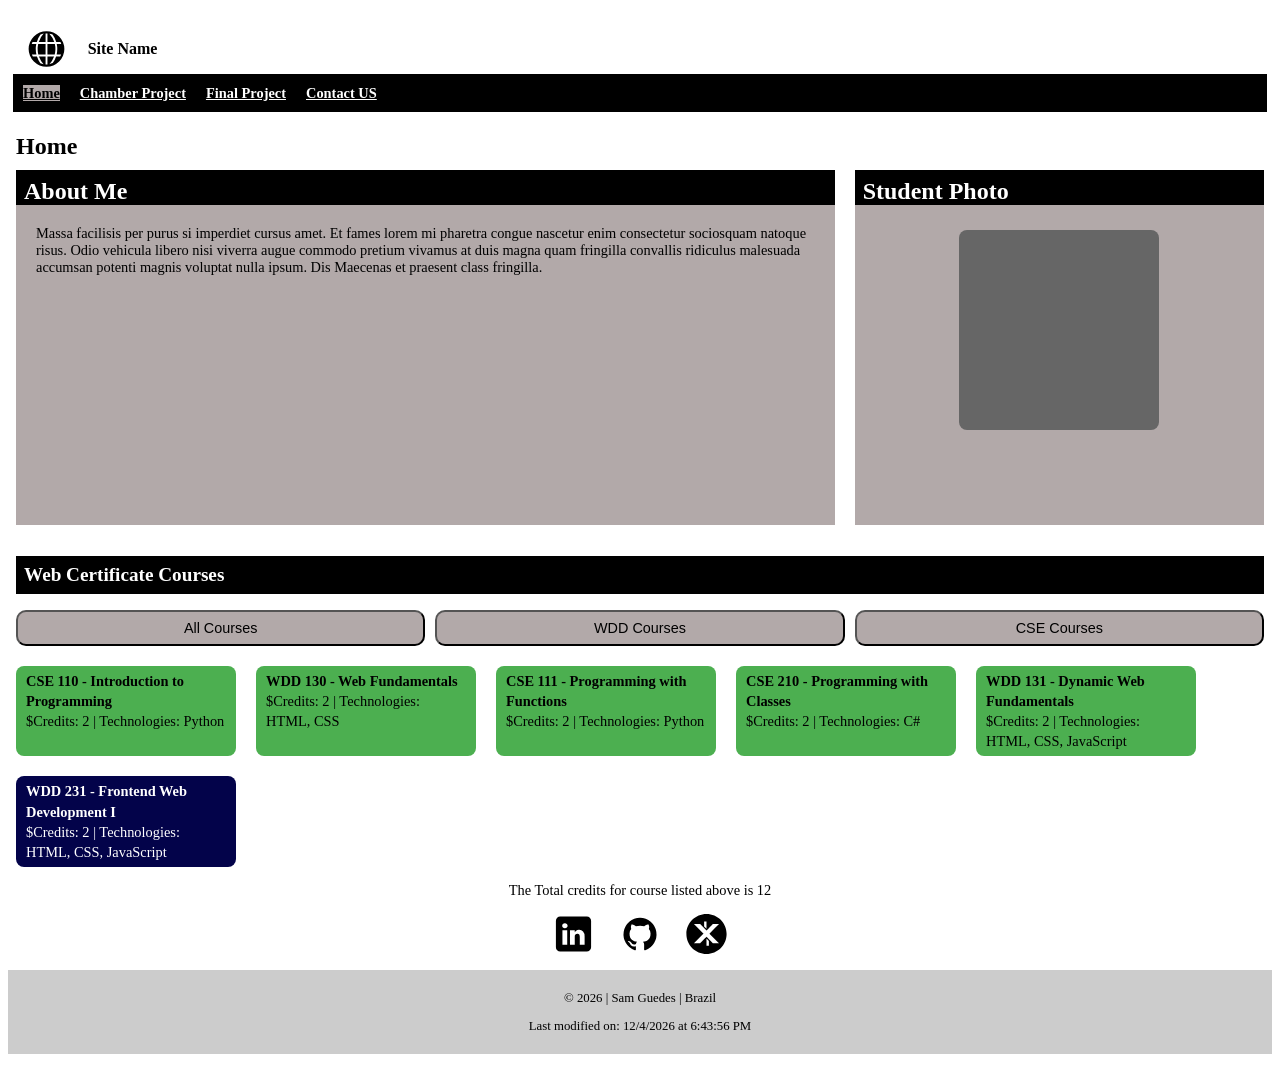
<file: index.html>
<!DOCTYPE html>
<html lang="en">
<head>
    <meta charset="UTF-8">
    <meta name="viewport" content="width=device-width, initial-scale=1.0">

    <title>Sam Gudes WDD 231</title>

    <meta name="description" content="Practical exercise page with a page describing about me">
    <meta name="author" content="Sam Guedes">

    <link rel="stylesheet" href="styles/home.css">
    <link rel="stylesheet" href="styles/home-large.css">

    <script src="scripts/date.js" defer></script>
    <script src="scripts/navigation.js" defer></script>
    <script src="scripts/course.js" defer></script>

    <link rel="preconnect" href="https://fonts.googleapis.com">
    <link rel="preconnect" href="https://fonts.gstatic.com" crossorigin>
    <link href="https://fonts.googleapis.com/css2?family=Roboto:ital@0;1&display=swap" rel="stylesheet">

</head>
<body>
    <header class="top-header">
        <div class="logo-container">
            <img src="images/logo.svg" alt="website logo" class="logo">

            <span class="site-name">Site Name</span>
        </div>

        <button id="ham-btn" class="hamburger">☰</button>
        
        <nav class="navigation">
            <ul>
                <li><a href="index.html" class="active">Home</a></li>
                <li><a href="chamber/index.html">Chamber Project</a></li>
                <li><a href="finalproject/index.html">Final Project</a></li>
                <li><a href="#">Contact US</a></li>
            </ul>
        </nav>

    </header>

    <main>
        <div class="main-title">
            <h1>Home</h1>
        </div>
        <div class="container">
                <div class="left-panel">
                    <h2 class="title">About Me</h2>
                    <section class="text">
                        <p>Massa facilisis per purus si imperdiet cursus amet. Et fames lorem mi pharetra congue nascetur enim consectetur sociosquam natoque risus. 
                            Odio vehicula libero nisi viverra augue commodo pretium vivamus at duis magna quam fringilla convallis ridiculus malesuada accumsan potenti magnis voluptat nulla ipsum. 
                            Dis Maecenas et praesent class fringilla.</p>
                    </section>
                </div>
            <div class="right-panel">
                <h2 class="Student">Student Photo</h2>
                <section class="content">
            
                    <div class="photo"></div>
                </section>
            </div>
        </div>
       <div class="bottom-panel">
            <section>
                <h2>Web Certificate Courses</h2>
                <div class="filter-container">
                    <button class="filter-btn" id="filter-all">All Courses</button>
                    <button class="filter-btn" id="filter-wdd">WDD Courses</button>
                    <button class="filter-btn" id="filter-cse">CSE Courses</button>
                </div>
                <div id="course-groups"></div>
                <div id="total-credits"></div>
            </section>
        </div>
        <div class="logo-grade">
            <img src="images/linkendl.svg" alt="Site Logo" class="logo">
            <img src="images/github.svg" alt="Site Logo" class="logo">
            <img src="images/xspace.svg" alt="Site Logo" class="logo">
        </div>

    </main>

    <footer>
         <p>&copy; <span id="currentyear"></span> | Sam Guedes | Brazil</p>

        <p><span id="lastmodified"></span></p>
    </footer>
</body>
</html>
</file>
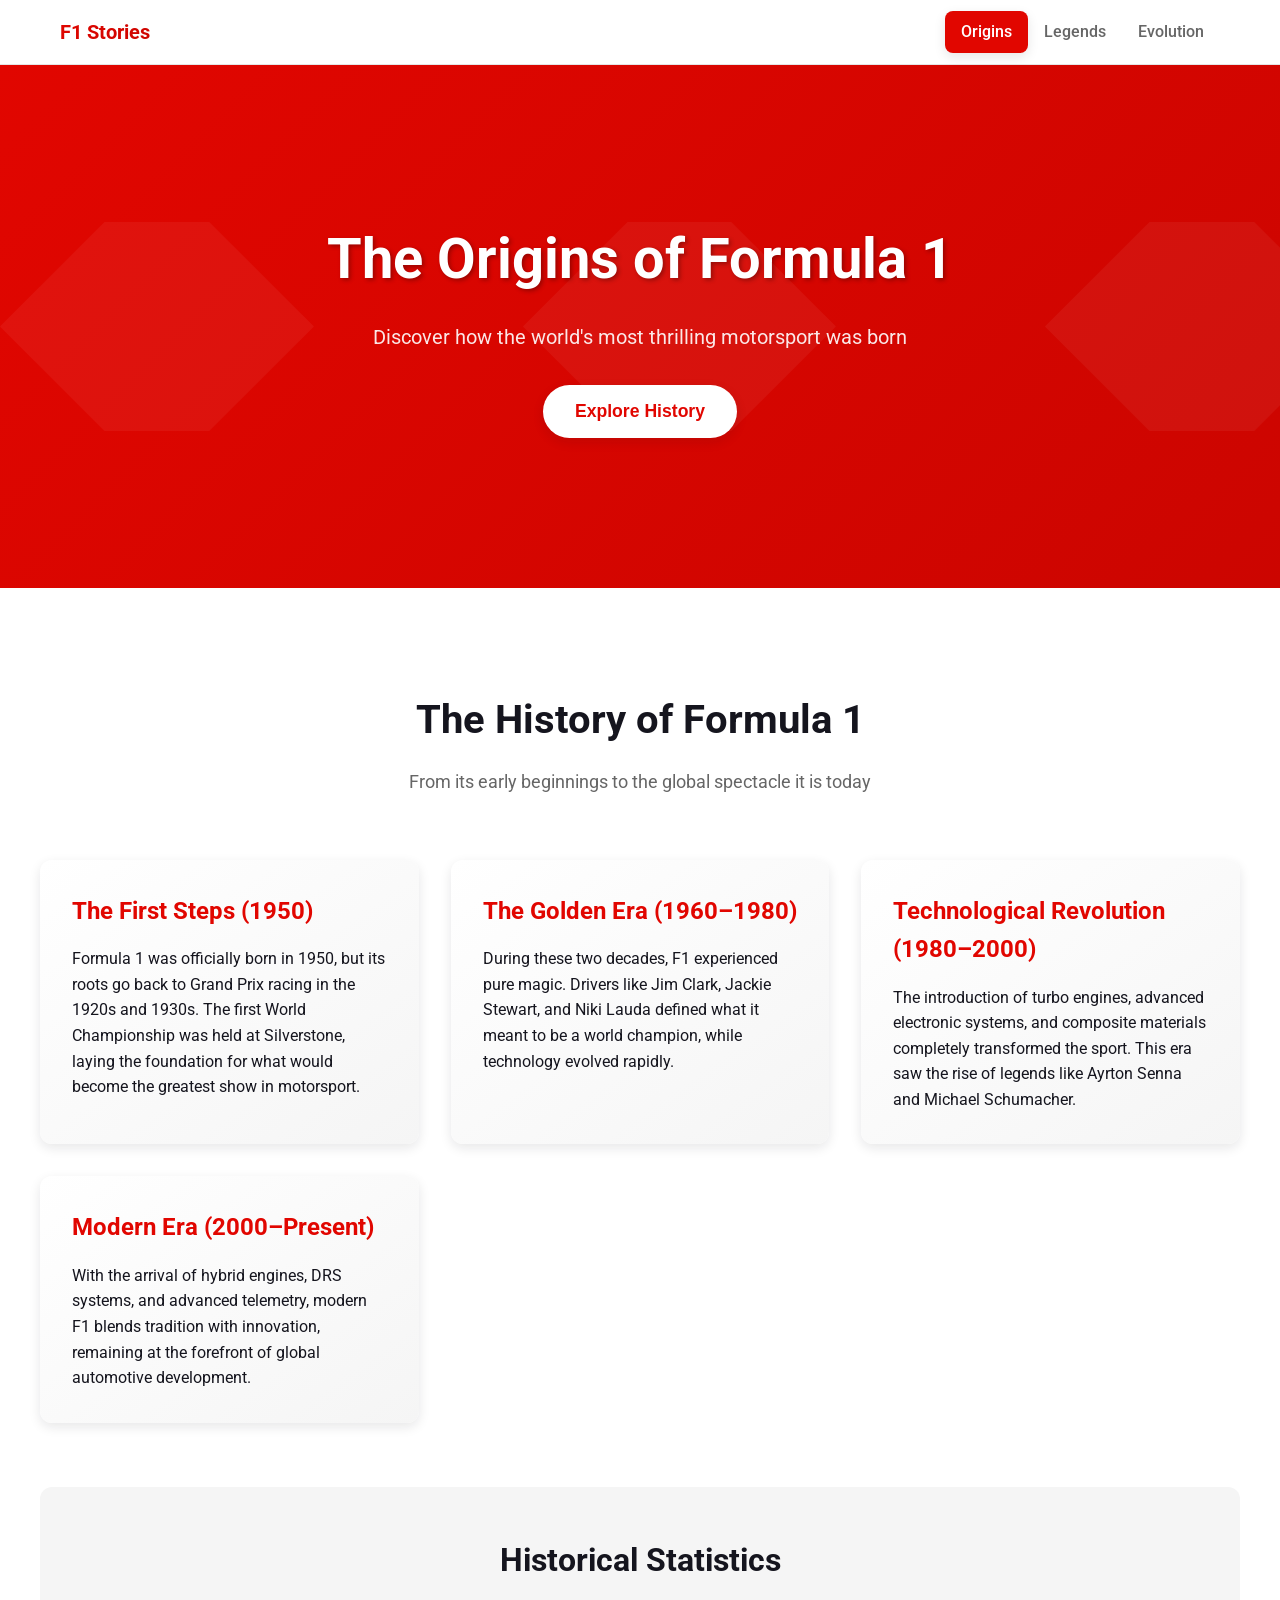
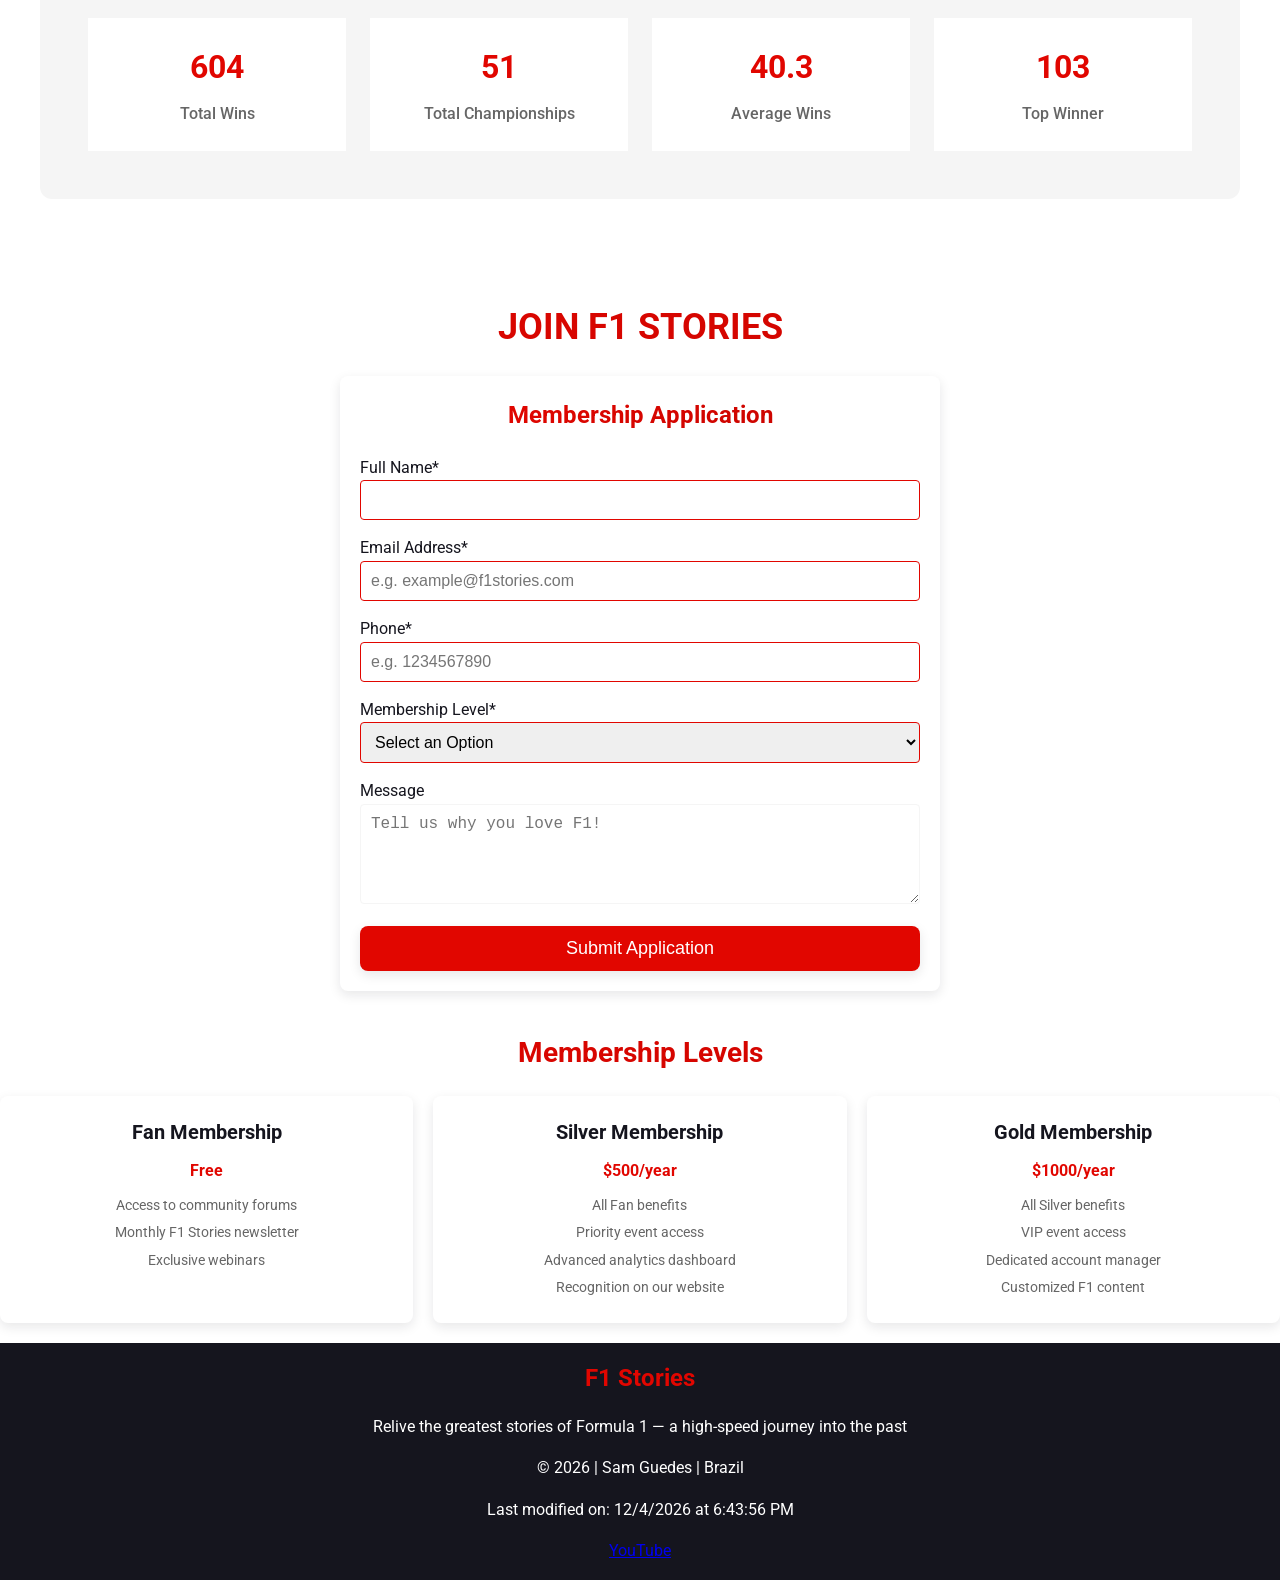
<file: finalproject/index.html>
<!DOCTYPE html>
<html lang="en">
<head>
    <meta charset="UTF-8">
    <meta name="viewport" content="width=device-width, initial-scale=1.0">

    <title>F1 Stories - Origins of Formula 1</title>

    <meta name="description" content="Discover the history of Formula 1 from its origins and learn how the world’s premier motorsport category began.">
    <meta name="author" content="Sam Guedes">

    <link rel="icon" href="favicon-v2.ico">
    <link rel="stylesheet" href="styles/index.css">
    <link rel="stylesheet" href="styles/index-large.css">
    <link rel="stylesheet" href="styles/navigation.css">
    <link rel="stylesheet" href="styles/navigation-large.css">

    <link rel="preconnect" href="https://fonts.googleapis.com">
    <link rel="preconnect" href="https://fonts.gstatic.com" crossorigin>
    <link href="https://fonts.googleapis.com/css2?family=Roboto:ital@0;1&display=swap" rel="stylesheet">

    <script type="module" src="scripts/index.js"></script>
    <script src="scripts/utils.js" defer></script>
    <script src="scripts/navigation.js" defer></script>
    <script src="scripts/getdates.js" defer></script>

    <meta property="og:title" content="F1 Stories - Origens da Fórmula 1">
    <meta property="og:description" content="Discover the history of Formula 1 from its origins and learn how the world’s premier motorsport category began.">
    <meta property="og:image" content="https://el-doctordot.github.io/wdd231/finalproject/images/indexscreenshot.png">
    <meta property="og:url" content="https://el-doctordot.github.io/wdd231/finalproject/index.html">
</head>
<body>
    <header>
        <nav class="navbar">
            <div class="nav-container flex">
                <div class="nav-logo flex text-center">
                    <span class="logo-text">F1 Stories</span>
                </div>
                <button class="hamburger" aria-label="Toggle navigation menu">
                    <span></span>
                    <span></span>
                    <span></span>
                </button>
                <div class="nav-links flex flex-column text-center">
                    <a href="index.html" class="nav-link active">Origins</a>
                    <a href="legends.html" class="nav-link">Legends</a>
                    <a href="evolution.html" class="nav-link">Evolution</a>
                </div>
            </div>
        </nav>
    </header>

    <main class="main-content">
        <section class="hero text-center">
            <div class="hero-content">
                <h1 class="hero-title">The Origins of Formula 1</h1>
                <p class="hero-subtitle">Discover how the world's most thrilling motorsport was born</p>
                <button class="btn hero-button" id="heroButton">Explore History</button>
            </div>
        </section>

        <section class="content-section">
            <div class="container">
                <div class="section-header text-center">
                    <h2>The History of Formula 1</h2>
                    <p>From its early beginnings to the global spectacle it is today</p>
                </div>

                <div class="content-grid">
                    <div class="card content-card">
                        <h3>The First Steps (1950)</h3>
                        <p>Formula 1 was officially born in 1950, but its roots go back to Grand Prix racing in the 1920s and 1930s. The first World Championship was held at Silverstone, laying the foundation for what would become the greatest show in motorsport.</p>
                    </div>
                    <div class="card content-card">
                        <h3>The Golden Era (1960–1980)</h3>
                        <p>During these two decades, F1 experienced pure magic. Drivers like Jim Clark, Jackie Stewart, and Niki Lauda defined what it meant to be a world champion, while technology evolved rapidly.</p>
                    </div>
                    <div class="card content-card">
                        <h3>Technological Revolution (1980–2000)</h3>
                        <p>The introduction of turbo engines, advanced electronic systems, and composite materials completely transformed the sport. This era saw the rise of legends like Ayrton Senna and Michael Schumacher.</p>
                    </div>
                    <div class="card content-card">
                        <h3>Modern Era (2000–Present)</h3>
                        <p>With the arrival of hybrid engines, DRS systems, and advanced telemetry, modern F1 blends tradition with innovation, remaining at the forefront of global automotive development.</p>
                    </div>
                </div>

                <div class="stats-section">
                    <h3>Historical Statistics</h3>
                    <div class="stats-grid" id="statsGrid"></div>
                </div>
            </div>
        </section>
    </main>

    <div id="loadingModal" class="modal">
        <div class="modal-content">
            <h3>Loading F1 data...</h3>
            <div class="loading-spinner"></div>
        </div>
    </div>

    <div id="errorModal" class="modal">
        <div class="modal-content">
            <span class="modal-close" id="errorModalClose">&times;</span>
            <h3>Error loading data</h3>
            <p id="errorMessage"></p>
            <button class="btn retry-button" id="retryButton">Try Again</button>
        </div>
    </div>

    <div class="text">
        <h3>Join F1 Stories</h3>
    </div>

    <form id="membershipForm" method="get" action="thankyou.html">
        <fieldset>
            <legend>Membership Application</legend>
            <label>
                Full Name*
                <input type="text" name="fullname" title="Enter your full name" autocomplete="name" pattern="[A-Za-z\s]{2,}" required>
            </label>
            <label>
                Email Address*
                <input type="email" name="email" title="Enter your email address" autocomplete="email" placeholder="e.g. example@f1stories.com" required>
            </label>
            <label>
                Phone*
                <input type="tel" name="phone" title="Enter your phone number" autocomplete="tel" pattern="[0-9]{10,15}" placeholder="e.g. 1234567890" required>
            </label>
            <label>
                Membership Level*
                <select name="membershipLevel" title="Choose your membership level" required>
                    <option value="" disabled selected>Select an Option</option>
                    <option value="fan">Fan Membership (Free)</option>
                    <option value="silver">Silver Membership ($500/year)</option>
                    <option value="gold">Gold Membership ($1000/year)</option>
                </select>
            </label>
            <label>
                Message
                <textarea name="message" title="Enter any additional comments or questions" placeholder="Tell us why you love F1!"></textarea>
            </label>
            <input type="hidden" id="formTimestamp" name="formTimestamp" value="">
        </fieldset>
        <input type="submit" value="Submit Application" class="btn submit-button">
    </form>

    <section class="membership-levels">
        <h2>Membership Levels</h2>
        <div class="level-grid">
            <div class="card level-card">
                <h3>Fan Membership</h3>
                <p>Free</p>
                <ul>
                    <li>Access to community forums</li>
                    <li>Monthly F1 Stories newsletter</li>
                    <li>Exclusive webinars</li>
                </ul>
            </div>
            <div class="card level-card">
                <h3>Silver Membership</h3>
                <p>$500/year</p>
                <ul>
                    <li>All Fan benefits</li>
                    <li>Priority event access</li>
                    <li>Advanced analytics dashboard</li>
                    <li>Recognition on our website</li>
                </ul>
            </div>
            <div class="card level-card">
                <h3>Gold Membership</h3>
                <p>$1000/year</p>
                <ul>
                    <li>All Silver benefits</li>
                    <li>VIP event access</li>
                    <li>Dedicated account manager</li>
                    <li>Customized F1 content</li>
                </ul>
            </div>
        </div>
    </section>

    <footer class="footer">
        <div class="container">
            <div class="footer-content text-center">
                <div class="footer-logo">F1 Stories</div>
                <p class="footer-description">Relive the greatest stories of Formula 1 — a high-speed journey into the past</p>
                <p>&copy; <span id="currentyear"></span> | Sam Guedes | Brazil</p>
                <p><span id="lastmodified"></span></p>
                <a href="https://youtu.be/XJPQNPqr8YE" target="_blank">YouTube</a>
            </div>
        </div>
    </footer>
</body>
</html>
</file>
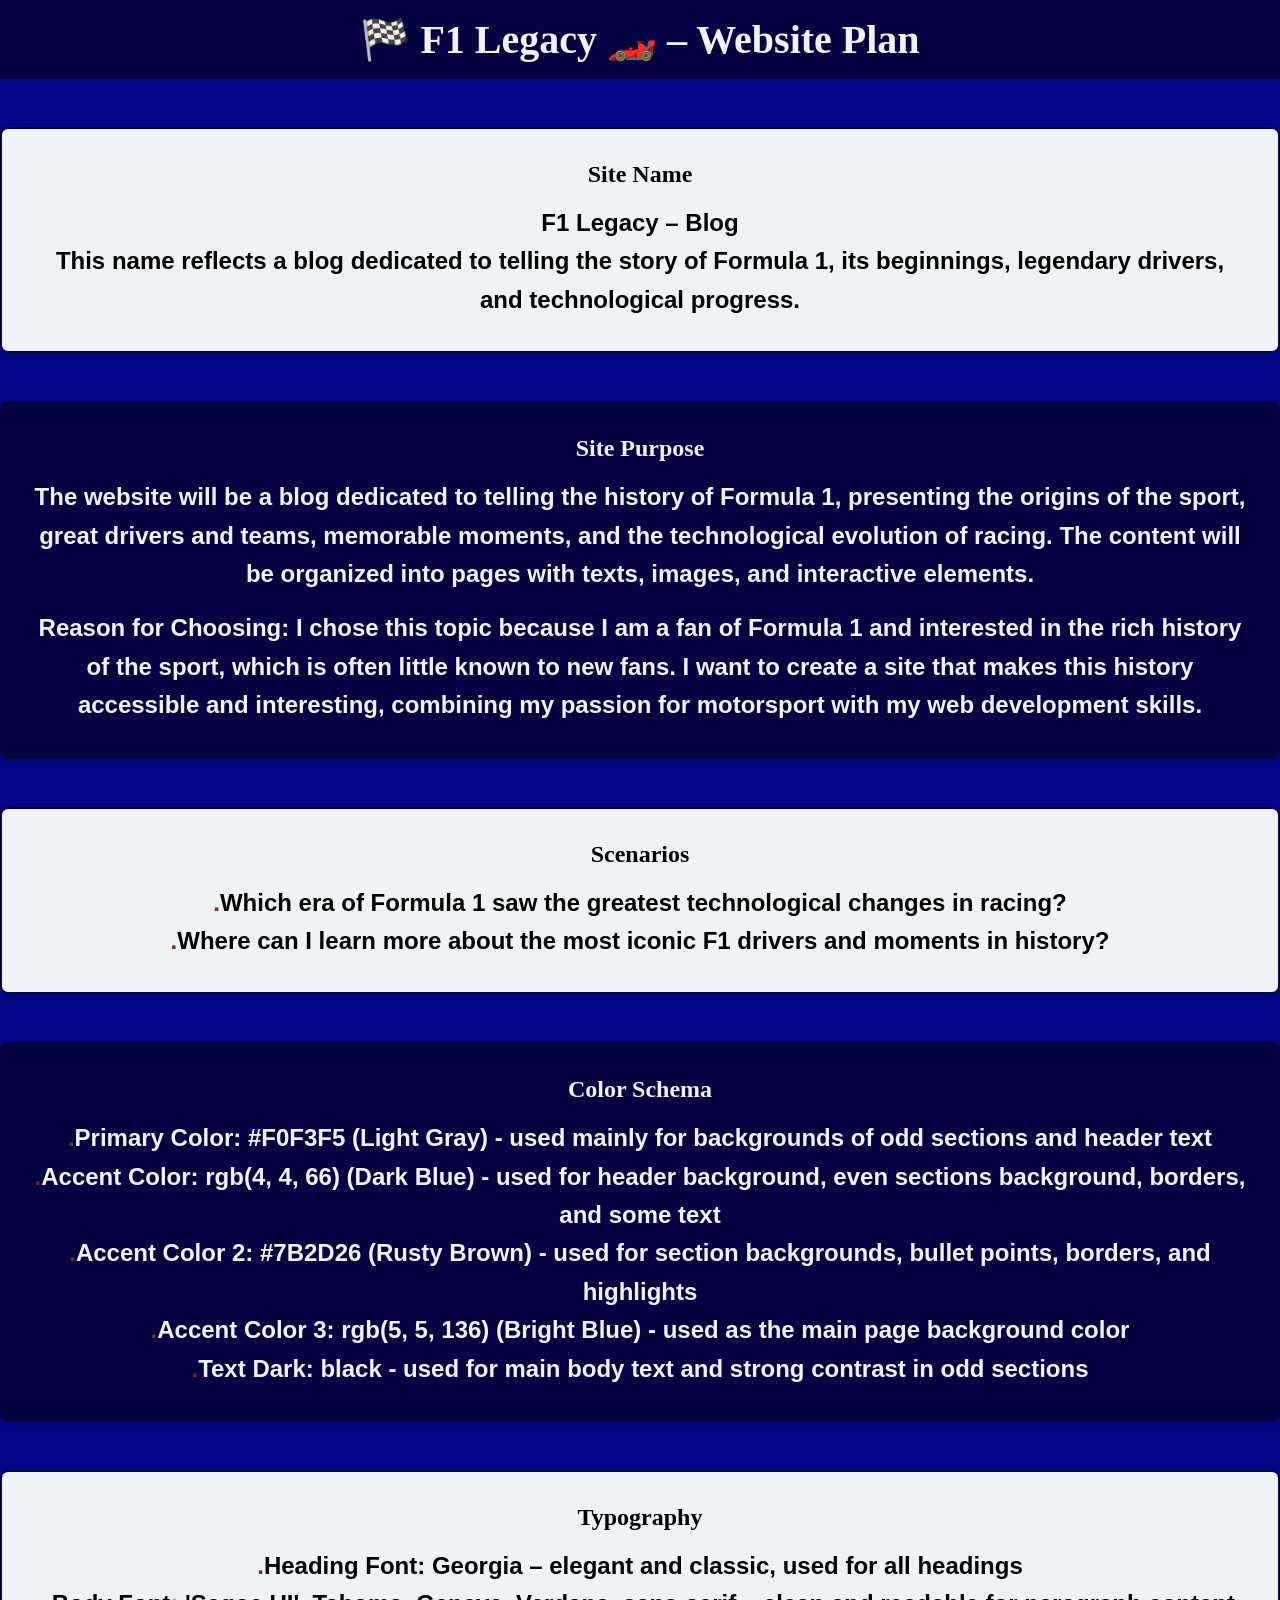
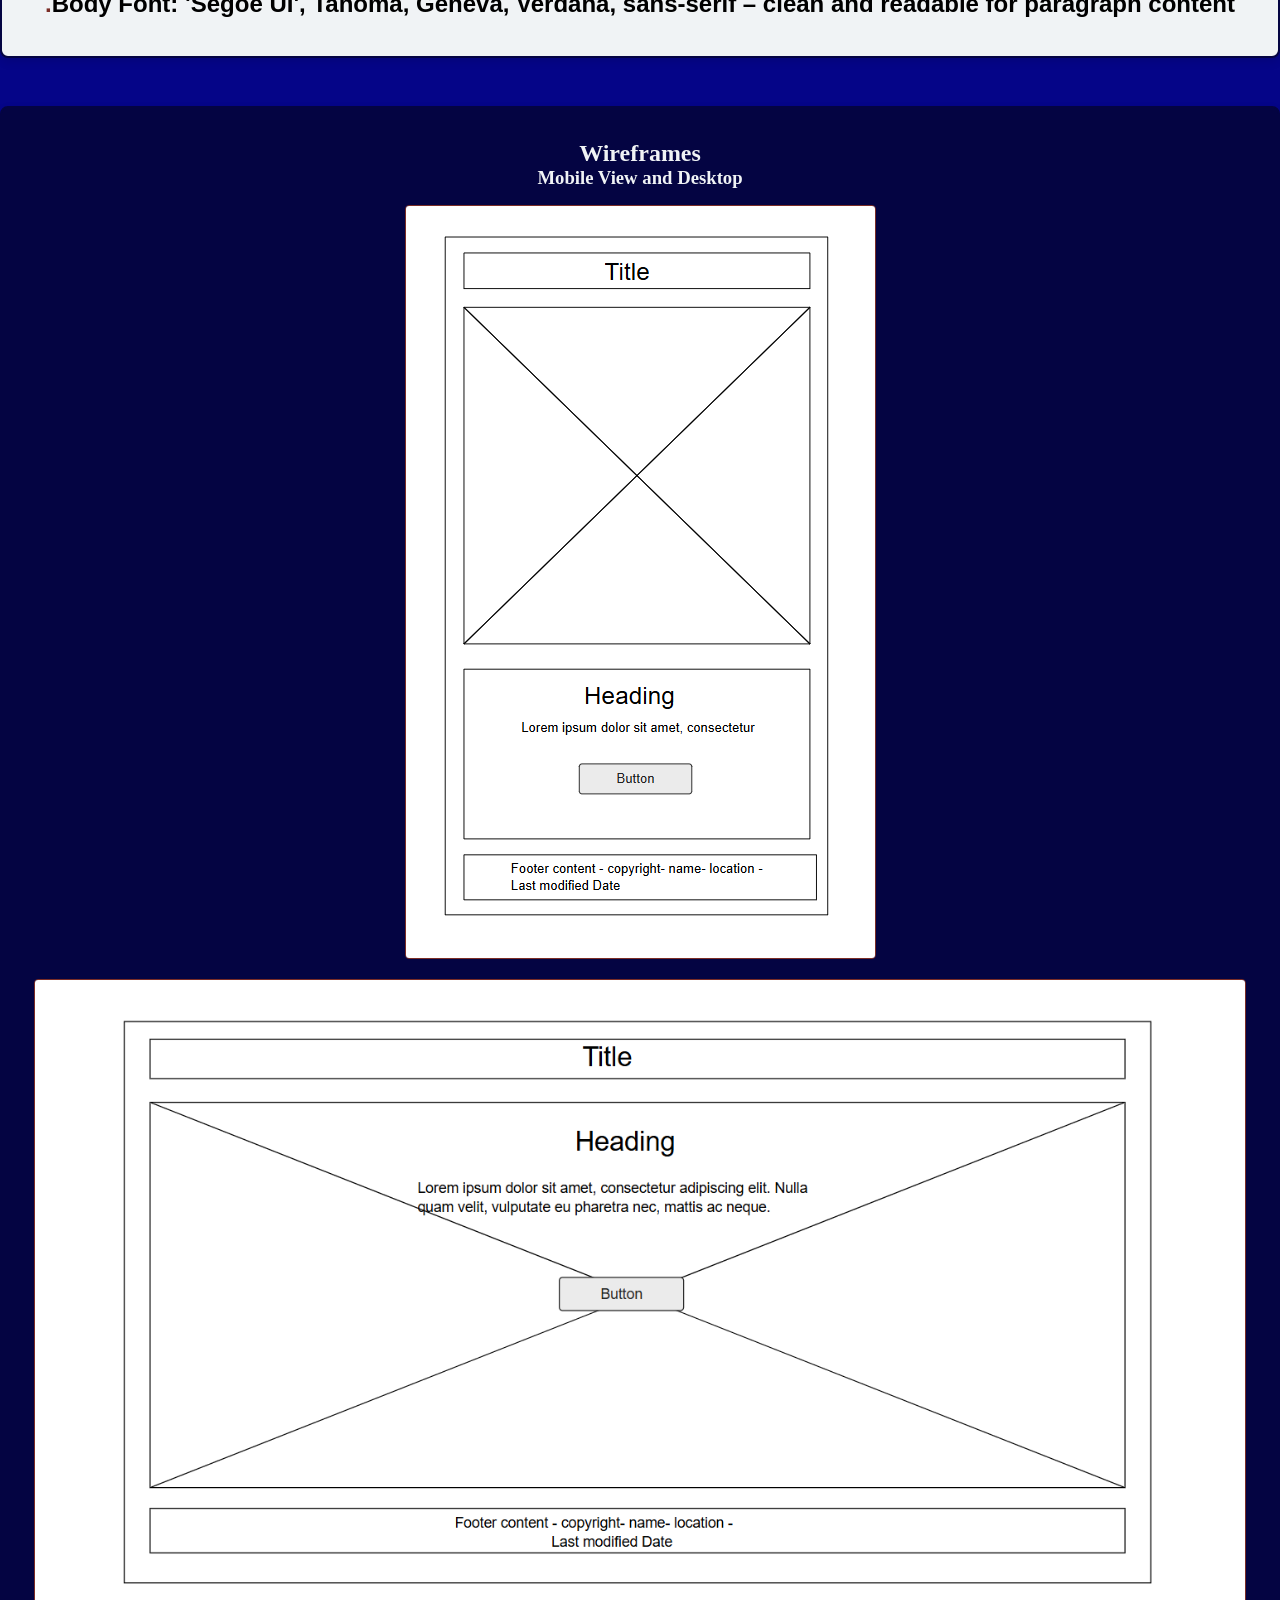
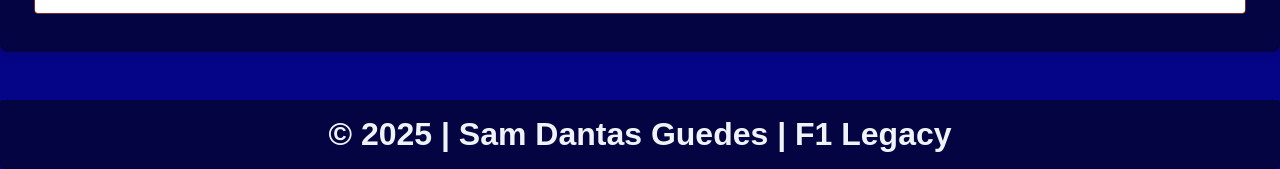
<file: siteplan.html>
<!DOCTYPE html>
<html lang="en">
<head>
    <meta charset="UTF-8" />
    <meta name="viewport" content="width=device-width, initial-scale=1" />
    <title>F1 Legacy</title>
    <link rel="stylesheet" href="styles/siteplan.css" />
</head>
<body>
    <header>
        <h1>🏁 F1 Legacy 🏎️ – Website Plan</h1>
    </header>
    <main>
        <section>
            <h2>Site Name</h2>
            <p><strong>F1 Legacy – Blog</strong><br>
            This name reflects a blog dedicated to telling the story of Formula 1, its beginnings, legendary drivers, and technological progress.
            </p>
        </section>
        <section>
            <h2>Site Purpose</h2>
            <p>The website will be a blog dedicated to telling the history of Formula 1, presenting the origins of the sport, great drivers and teams, memorable moments, and the technological evolution of racing. The content will be organized into pages with texts, images, and interactive elements.</p>
            <p><strong>Reason for Choosing:</strong> I chose this topic because I am a fan of Formula 1 and interested in the rich history of the sport, which is often little known to new fans. I want to create a site that makes this history accessible and interesting, combining my passion for motorsport with my web development skills.</p>
        </section>
        <section>
            <h2>Scenarios</h2>
            <ul>
                <li>Which era of Formula 1 saw the greatest technological changes in racing?</li>
                <li>Where can I learn more about the most iconic F1 drivers and moments in history?</li>
            </ul>
        </section>
        <section>
            <h2>Color Schema</h2>
            <ul>
                <li><strong>Primary Color:</strong> #F0F3F5 (Light Gray) - used mainly for backgrounds of odd sections and header text</li>
                <li><strong>Accent Color:</strong> rgb(4, 4, 66) (Dark Blue) - used for header background, even sections background, borders, and some text</li>
                <li><strong>Accent Color 2:</strong> #7B2D26 (Rusty Brown) - used for section backgrounds, bullet points, borders, and highlights</li>
                <li><strong>Accent Color 3:</strong> rgb(5, 5, 136) (Bright Blue) - used as the main page background color</li>
                <li><strong>Text Dark:</strong> black - used for main body text and strong contrast in odd sections</li>
            </ul>
        </section>
        <section>
            <h2>Typography</h2>
            <ul>
                <li><strong>Heading Font:</strong> Georgia – elegant and classic, used for all headings</li>
                <li><strong>Body Font:</strong> 'Segoe UI', Tahoma, Geneva, Verdana, sans-serif – clean and readable for paragraph content</li>
            </ul>
        </section>
        <section>
            <h2>Wireframes</h2>
            <h3>Mobile View and Desktop</h3>
            <img src="images/wireframemobile.png" alt="Mobile wireframe layout">
            <img src="images/wireframedesktop.png" alt="Desktop wireframe layout">
        </section>
    </main>
    <footer>
        <p>&copy; 2025 | Sam Dantas Guedes | F1 Legacy</p>
    </footer>
</body>
</html>
</file>
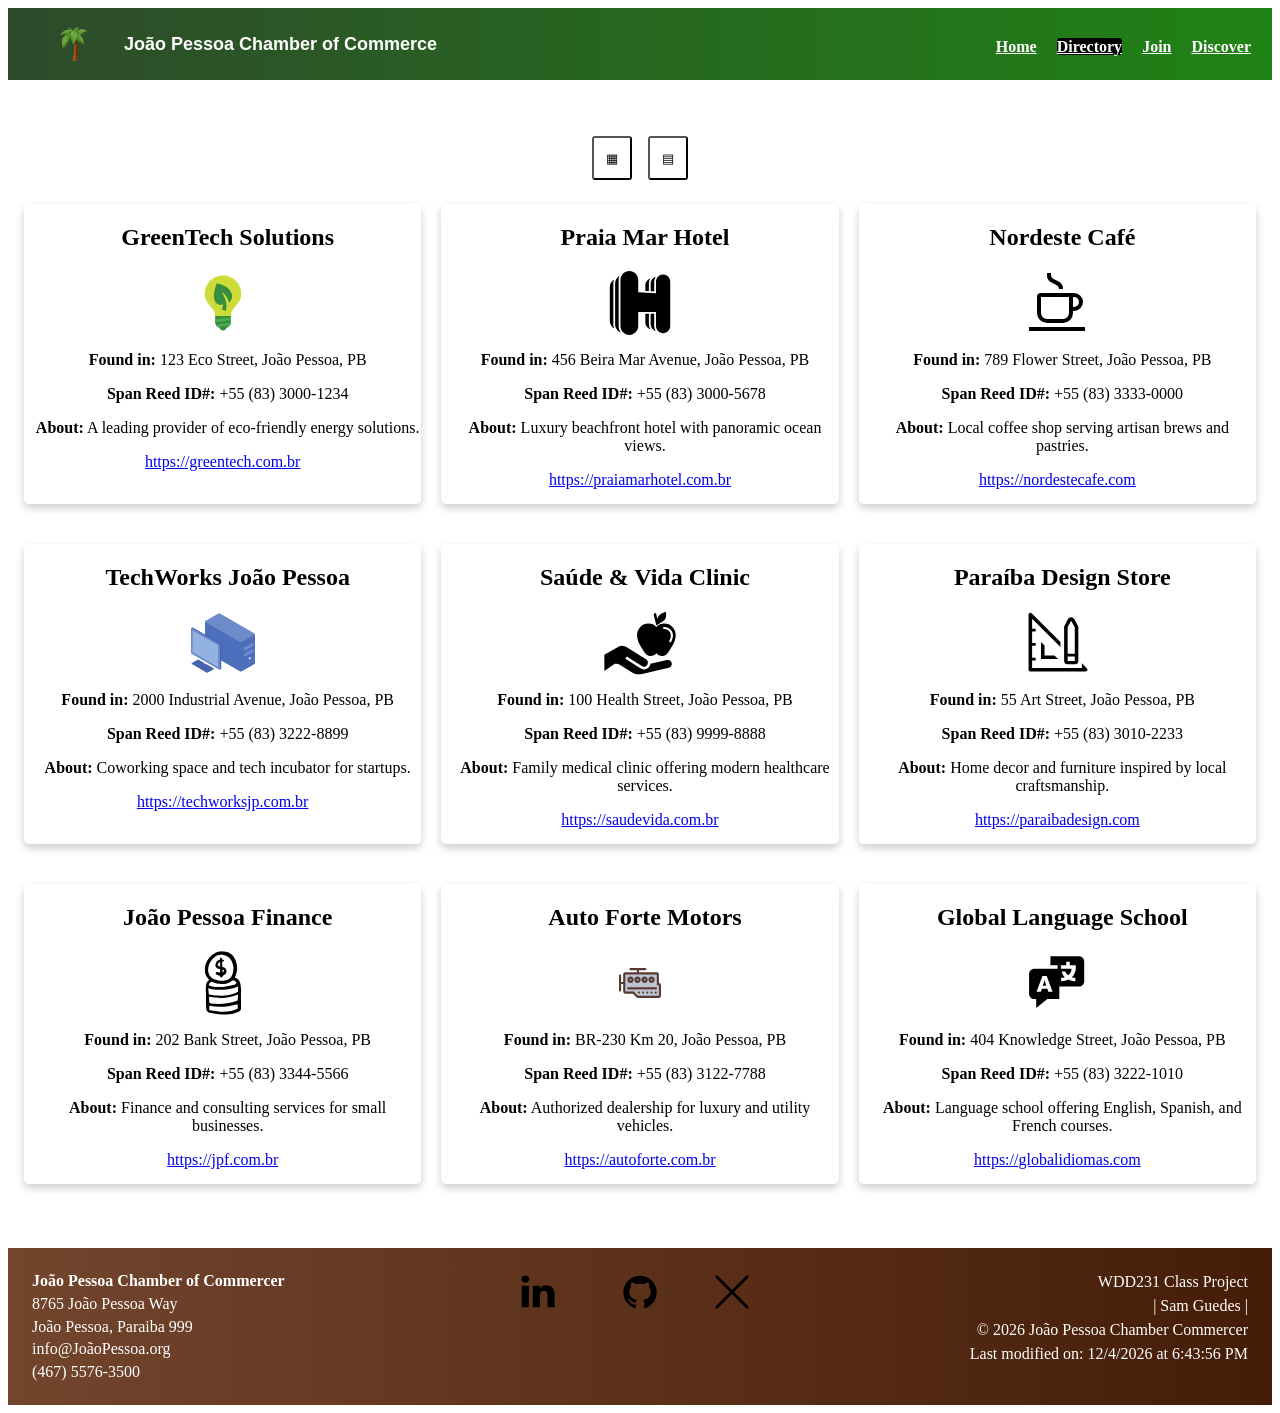
<file: chamber/directory.html>
<!DOCTYPE html>
<html lang="en">
<head>
    <meta charset="UTF-8">
    <meta name="viewport" content="width=device-width, initial-scale=1.0">
    
    <title>Local Business Directory – João Pessoa Chamber of Commerce</title>

    <meta name="description" content="Discover local businesses and organizations that are members of the chamber of commerce. Find services, products, and contact information from trusted local members.">
    <meta name="author" content="Sam Guedes">

    <link rel="icon" href="favicon.ico">
    <link rel="stylesheet" href="styles/directory.css">
    <link rel="stylesheet" href="styles/directory-large.css">

    <link rel="preconnect" href="https://fonts.googleapis.com">
    <link rel="preconnect" href="https://fonts.gstatic.com" crossorigin>
    <link href="https://fonts.googleapis.com/css2?family=Roboto:ital@0;1&display=swap" rel="stylesheet">

    <script src="scripts/directory.js" defer></script>
    <script src="scripts/navigation.js" defer></script>
    <script src="scripts/members.js" defer></script>
    <script src="scripts/getdates.js" defer></script>

    <meta property="og:title" content="Local Business Directory – João Pessoa Chamber of Commerce">
    <meta property="og:description" content="Discover local businesses and organizations that are members of the chamber of commerce. Find services, products, and contact information from trusted local members.">
    <meta property="og:image" content="https://el-doctordot.github.io/wdd231/chamber/images/directoryscreenshot.png">
    <meta property="og:url" content="https://el-doctordot.github.io/wdd231/chamber/directory.html">

</head>
<body>
    <header class="top-header">
        <div class="logo-container">
            <img src="images/logo.svg" alt="website logo" class="logo">
            <span class="website-name">João Pessoa Chamber of Commerce</span>
        </div>

        <button id="menu" class="hamburger">☰</button>

        <nav class="navigation">
            <ul class="nav-list">
                <li><a href="index.html">Home</a></li>
                <li class="active"><a href="directory.html">Directory</a></li>
                <li><a href="join.html">Join</a></li>
                <li><a href="discover.html">Discover</a></li>
            </ul>
        </nav>

    </header>

    <main>
        <h1 id="title" class="hidden">Business Directory</h1>

        <div class="menu">
            <button id="grid">▦</button>
            <button id="list">▤</button>
        </div>

        <div id="members-cards" class="cards"></div>
        <table id="members-list" class="card-list"></table>
    </main>
    <footer>
        <section class="content">
            <p> 
                <strong>João Pessoa Chamber of Commercer</strong>
            </p>

            <p>8765 João Pessoa Way</p>
            <p>João Pessoa, Paraiba 999</p>
            <p>info@JoãoPessoa.org</p>
            <p>(467) 5576-3500</p>
        </section>
        <section class="social-media">
            <img src="images/linkendl.svg" alt="linkendl logo" class="logo">
            <img src="images/git.svg" alt="github logo" class="logo">
            <img src="images/twitter.svg" alt="twitter logo" class="logo">
        </section>
        <section class="footer-copyright">
            <p>WDD231 Class Project</p>
            <p>| Sam Guedes |</p>
            <p>&copy; <span id="currentyear"></span> João Pessoa Chamber Commercer </p>
            <p><span id="lastmodified"></span></p>
        </section>
    </footer>
</body>
</html>
</file>
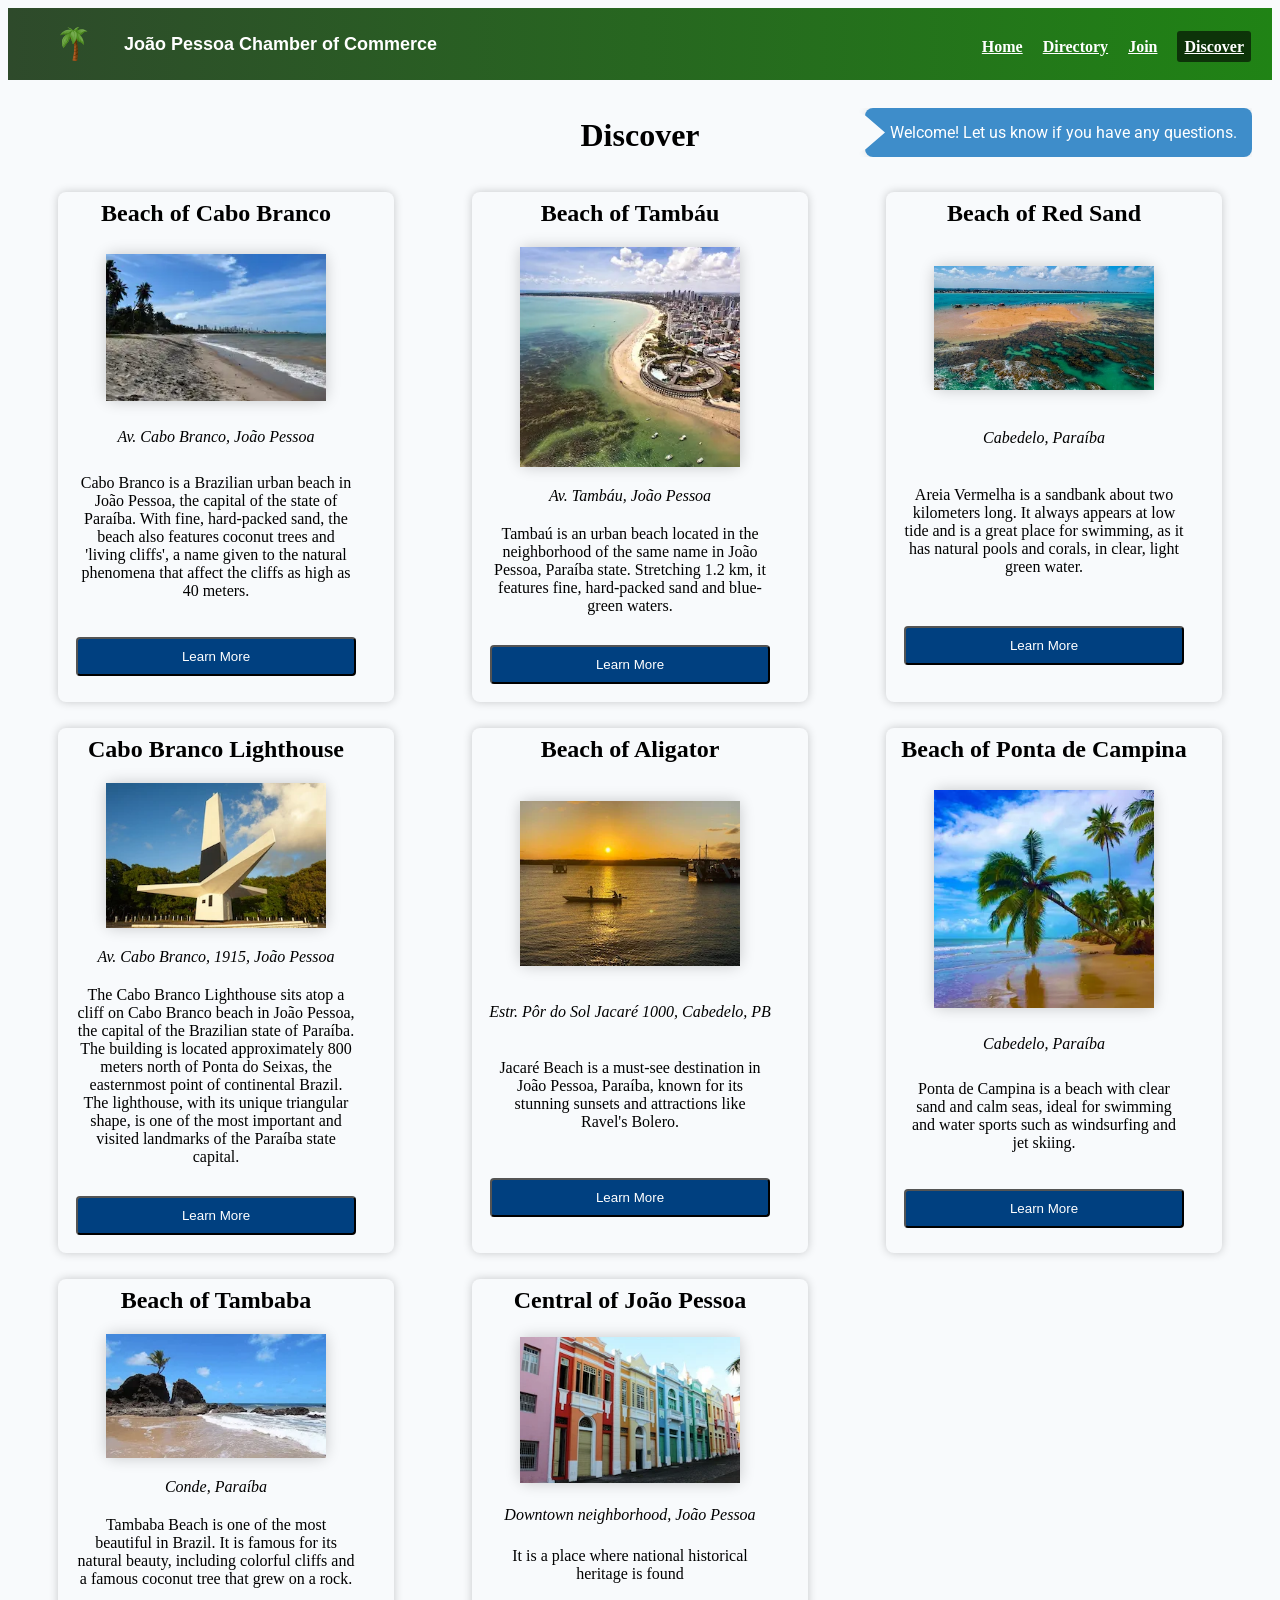
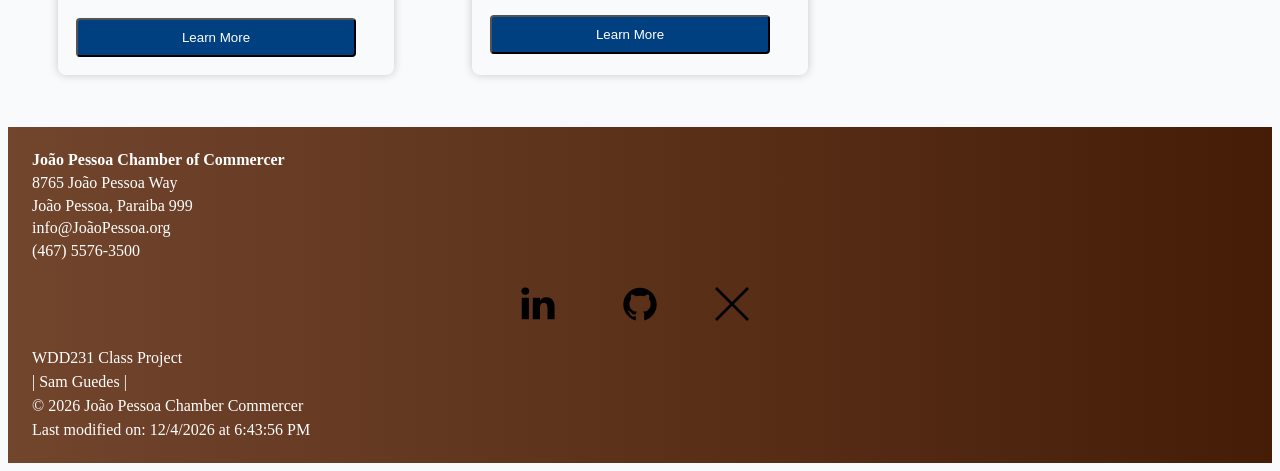
<file: chamber/discover.html>
<!DOCTYPE html>
<html lang="en">
<head>
    <meta charset="UTF-8">
    <meta name="viewport" content="width=device-width, initial-scale=1.0">
    
    <title>Local Business Directory – João Pessoa Chamber of Commerce</title>

    <meta name="description" content="Discover key information about the area, including demographics and local features, designed to attract prospective chamber members and visitors.">
    <meta name="author" content="Sam Guedes">

    <link rel="icon" href="favicon.ico">
    <link rel="stylesheet" href="styles/discover.css">
    <link rel="stylesheet" href="styles/discover-medium.css">
    <link rel="stylesheet" href="styles/discover-large.css">

    <link rel="preconnect" href="https://fonts.googleapis.com">
    <link rel="preconnect" href="https://fonts.gstatic.com" crossorigin>
    <link href="https://fonts.googleapis.com/css2?family=Roboto:ital@0;1&display=swap" rel="stylesheet">

    <script type="module" src="scripts/discover.js" defer></script>
    <script src="scripts/lastvisit.js" defer></script>
    <script src="scripts/navigation.js" defer></script>
    <script src="scripts/getdates.js" defer></script>

    <meta property="og:title" content="Local Business Directory – João Pessoa Chamber of Commerce">
    <meta property="og:description" content="Discover key information about the area, including demographics and local features, designed to attract prospective chamber members and visitors.">
    <meta property="og:image" content="https://el-doctordot.github.io/wdd231/chamber/images/discoverscreenshot.png">
    <meta property="og:url" content="https://el-doctordot.github.io/wdd231/chamber/discover.html">

</head>
<body>
    <header class="top-header">
        <div class="logo-container">
            <img src="images/logo.svg" alt="website logo" loading="lazy"  class="logo">
            <span class="website-name">João Pessoa Chamber of Commerce</span>
        </div>

        <button id="menu" class="hamburger">☰</button>

        <nav class="navigation">
            <ul class="nav-list">
                <li><a href="index.html">Home</a></li>
                <li><a href="directory.html">Directory</a></li>
                <li><a href="join.html">Join</a></li>
                <li class="active"><a href="discover.html">Discover</a></li>
            </ul>
        </nav>

    </header>

    <main>
        <h1>Discover</h1>
        <aside id="sidebar-content"></aside>
        
        <div id="cards-container" class="cards-grid"></div>
    </main>

    <footer>
        <section class="content">
            <p> 
                <strong>João Pessoa Chamber of Commercer</strong>
            </p>

            <p>8765 João Pessoa Way</p>
            <p>João Pessoa, Paraiba 999</p>
            <p>info@JoãoPessoa.org</p>
            <p>(467) 5576-3500</p>
        </section>
        <section class="social-media">
            <img src="images/linkendl.svg" alt="linkendl logo" class="logo">
            <img src="images/git.svg" alt="github logo" class="logo">
            <img src="images/twitter.svg" alt="twitter logo" class="logo">
        </section>
        <section class="footer-copyright">
            <p>WDD231 Class Project</p>
            <p>| Sam Guedes |</p>
            <p>&copy; <span id="currentyear"></span> João Pessoa Chamber Commercer </p>
            <p><span id="lastmodified"></span></p>
        </section>
    </footer>
</body>
</html>
</file>
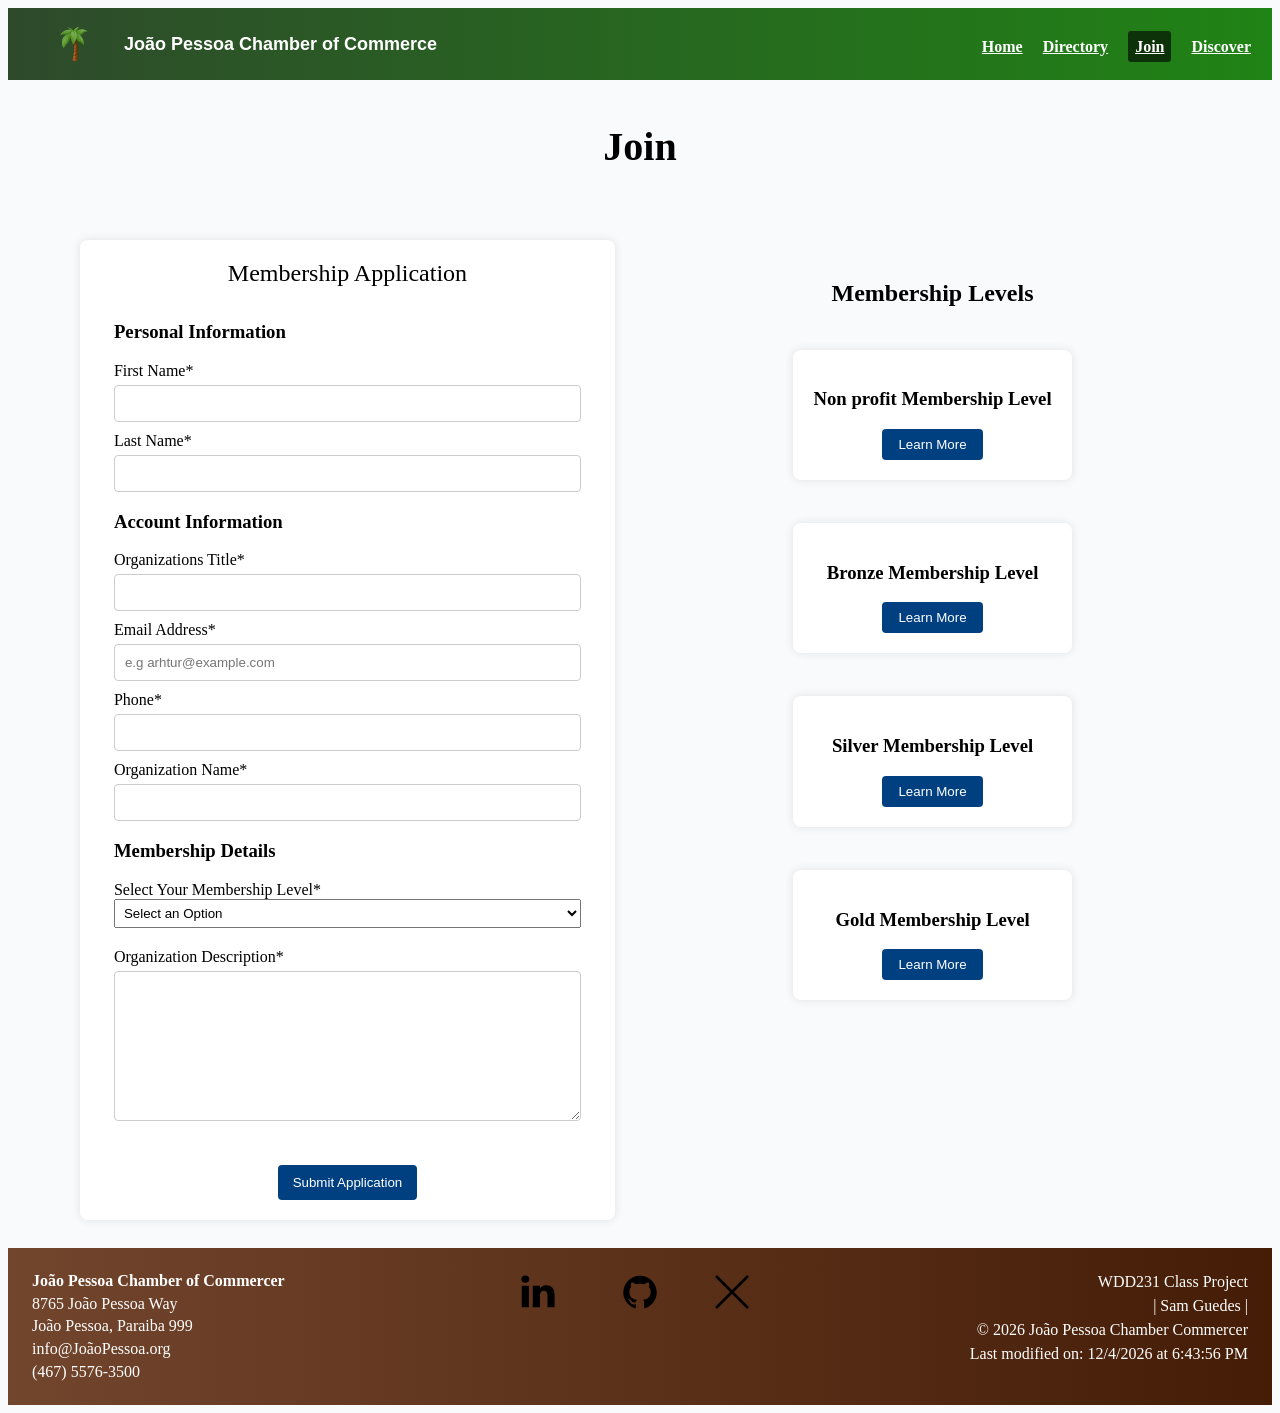
<file: chamber/join.html>
<!DOCTYPE html>
<html lang="en">
<head>
    <meta charset="UTF-8">
    <meta name="viewport" content="width=device-width, initial-scale=1.0">
    
    <title>Local Business Directory – João Pessoa Chamber of Commerce</title>

    <meta name="description" content="Join the chamber of commerce by filling out our membership application form. Connect with local businesses, expand your network, and unlock exclusive benefits.">
    <meta name="author" content="Sam Guedes">

    <link rel="icon" href="favicon.ico">
    <link rel="stylesheet" href="styles/form.css">
    <link rel="stylesheet" href="styles/form-large.css">

    <link rel="preconnect" href="https://fonts.googleapis.com">
    <link rel="preconnect" href="https://fonts.gstatic.com" crossorigin>
    <link href="https://fonts.googleapis.com/css2?family=Roboto:ital@0;1&display=swap" rel="stylesheet">

    <script src="scripts/form.js" defer></script>
    <script src="scripts/navigation.js" defer></script>
    <script src="scripts/members.js" defer></script>
    <script src="scripts/getdates.js" defer></script>

    <meta property="og:title" content="Local Business Directory – João Pessoa Chamber of Commerce">
    <meta property="og:description" content="Join the chamber of commerce by filling out our membership application form. Connect with local businesses, expand your network, and unlock exclusive benefits.">
    <meta property="og:image" content="https://el-doctordot.github.io/wdd231/chamber/images/joinscreenshot.png">
    <meta property="og:url" content="https://el-doctordot.github.io/wdd231/chamber/join.html">

</head>
<body>
    <header class="top-header">
        <div class="logo-container">
            <img src="images/logo.svg" alt="website logo" class="logo">
            <span class="website-name">João Pessoa Chamber of Commerce</span>
        </div>

        <button id="menu" class="hamburger">☰</button>

        <nav class="navigation">
            <ul class="nav-list">
                <li><a href="index.html">Home</a></li>
                <li><a href="directory.html">Directory</a></li>
                <li class="active"><a href="join.html">Join</a></li>
                <li><a href="discover.html">Discover</a></li>
            </ul>
        </nav>

    </header>

    <main class="grid-container">
        <h1>Join</h1>
        <form method="get" action="thankyou.html">
            <fieldset>
                <legend>Membership Application</legend>

                <h3>Personal Information</h3>
                <label>
                    First Name*
                    <input type="text"  name="firstname" title="Enter your first name" autocomplete="given-name" required>
                </label>

                <label>
                    Last Name*
                    <input type="text" name="lastname" title="Enter your last name" autocomplete="family-name" required>
                </label>

                <h3>Account Information</h3>
                <label>
                    Organizations Title*
                    <input type="text"  name="title" title="Enter your organization title" autocomplete="organization-title" pattern="[A-Za-z\s\-]{7,}" required>
                </label>
                
                <label>
                    Email Address*
                    <input type="email"  name="email" title="Enter your email address" autocomplete="email" placeholder="e.g arhtur@example.com" required>
                </label>

                <label>
                    Phone*
                    <input type="tel" name="phone" title="Enter your phone number" autocomplete="tel" required>
                </label>
                
                <label>
                    Organization Name*
                    <input type="text" name="organization" title="Enter your name company" autocomplete="organization" required>
                </label>

                <h3>Membership Details</h3>
                <label>
                    Select Your Membership Level*
                    <select name="membershipLevel" title="Choose your membership level" required>
                        <option value="" disabled selected>Select an Option</option>
                        <option value="np">NP Membership – Free for non-profits</option>
                        <option value="bronze">Bronze Membership</option>
                        <option value="silver">Silver Membership</option>
                        <option value="gold">Gold Membership</option>
                    </select>
                </label>

                <label>
                    Organization Description*
                    <textarea name="desc" title="Enter a brief description of your organization" required></textarea>
                </label>

                <input type="hidden" id="formTimestamp" name="formTimestamp" value="">

            </fieldset>

            <input type="submit" value="Submit Application">
        </form>

            <section class="container">
                <h2>Membership Levels</h2>
                <div class="card">
                    <h3>Non profit Membership Level</h3>
                    <button class="learn-more">Learn More</button>
                    <div class="card-modal hidden">  
                        <ul>
                            <li>Free for nonprofits</li>
                            <li>Access to events</li>
                            <li>Discounts on partner services</li>
                            <li>Networking opportunities</li>
                            <li>Monthly newsletter</li>
                            <li>Grant application assistance</li>
                            <li>Exclusive webinars and training</li>
                            <li>Promotional support for your cause</li>
                        </ul>
                    </div>
                </div>

                <div class="card">
                    <h3>Bronze Membership Level</h3>
                    <button class="learn-more">Learn More</button>
                    <div class="card-modal hidden">
                        <ul>
                            <li>$250/year</li>
                            <li>1 Spotlight/week</li>
                            <li>Basic analytics dashboard</li>
                            <li>Access to member-only events</li>
                            <li>Recognition on our website</li>
                            <li>Early access to new features</li>
                            <li>Discounts on additional services</li>
                        </ul>
                    </div>
                </div>

                <div class="card">
                    <h3>Silver Membership Level</h3>
                    <button class="learn-more">Learn More</button>
                    <div class="card-modal hidden">
                        <ul>
                            <li>$500/year</li>
                            <li>2 Spotlights/week</li>
                            <li>Advanced analytics dashboard</li>
                            <li>Priority event access</li>
                            <li>Logo featured on our site</li>
                            <li>Free entry to select partner events</li>
                            <li>1:1 quarterly strategy session</li>
                        </ul>
                    </div>
                </div>

                <div class="card">
                    <h3>Gold Membership Level</h3>
                    <button class="learn-more">Learn More</button>
                    <div class="card-modal hidden">
                        <ul>
                            <li>$1000/year</li>
                            <li>Unlimited Spotlights</li>
                            <li>Full analytics suite with reports</li>
                            <li>VIP access to all events</li>
                            <li>Top-tier logo placement</li>
                            <li>Dedicated account manager</li>
                            <li>Customized promotional campaigns</li>
                            <li>Annual impact review & consultation</li>
                        </ul>
                    </div>
                </div>
            </section>
    </main>
    <footer>
        <section class="content">
            <p> 
                <strong>João Pessoa Chamber of Commercer</strong>
            </p>

            <p>8765 João Pessoa Way</p>
            <p>João Pessoa, Paraiba 999</p>
            <p>info@JoãoPessoa.org</p>
            <p>(467) 5576-3500</p>
        </section>
        <section class="social-media">
            <img src="images/linkendl.svg" alt="linkendl logo" class="logo">
            <img src="images/git.svg" alt="github logo" class="logo">
            <img src="images/twitter.svg" alt="twitter logo" class="logo">
        </section>
        <section class="footer-copyright">
            <p>WDD231 Class Project</p>
            <p>| Sam Guedes |</p>
            <p>&copy; <span id="currentyear"></span> João Pessoa Chamber Commercer </p>
            <p><span id="lastmodified"></span></p>
        </section>
    </footer>
</body>
</html>
</file>
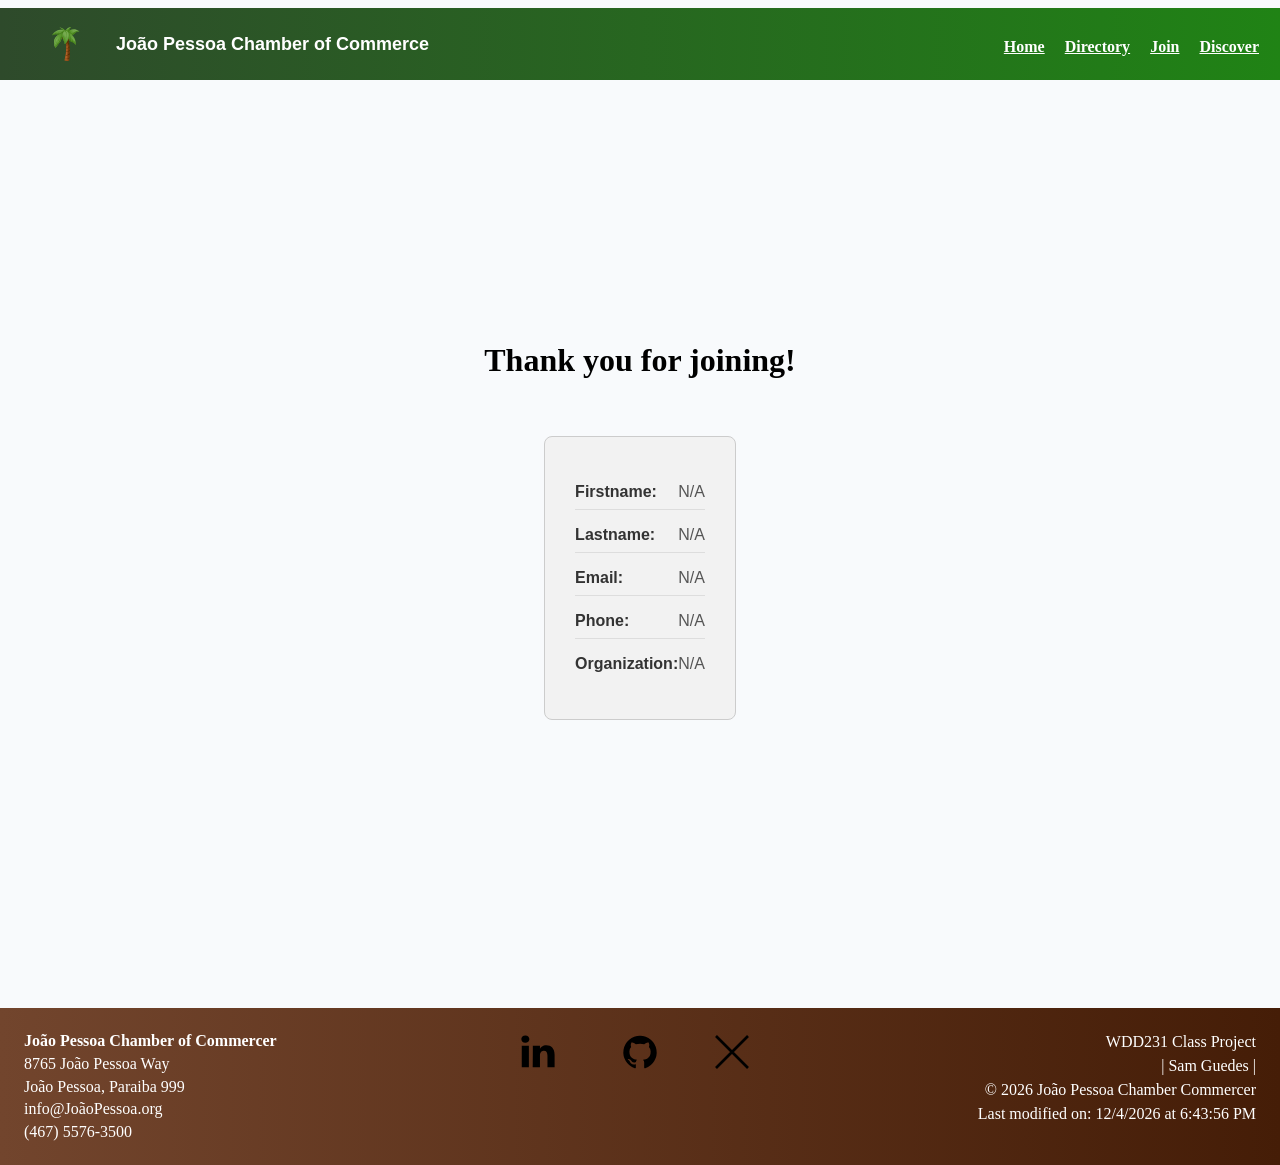
<file: chamber/thankyou.html>
<!DOCTYPE html>
<html lang="en">
<head>
    <meta charset="UTF-8">
    <meta name="viewport" content="width=device-width, initial-scale=1.0">
    
    <title>Thank you!</title>

    <meta name="description" content="Thank you for submitting the form! We appreciate your interest and will get back to you shortly.">
    <meta name="author" content="Sam Guedes">

    <link rel="icon" href="favicon.ico">
    <link rel="stylesheet" href="styles/thankyou.css">
    <link rel="stylesheet" href="styles/thankyou-large.css">

    <link rel="preconnect" href="https://fonts.googleapis.com">
    <link rel="preconnect" href="https://fonts.gstatic.com" crossorigin>
    <link href="https://fonts.googleapis.com/css2?family=Roboto:ital@0;1&display=swap" rel="stylesheet">

    <script src="scripts/navigation.js" defer></script>
    <script src="scripts/getdates.js" defer></script>
    <script src="scripts/formStorage.js" defer></script>
    <script src="scripts/animation.js" defer></script>

    <meta property="og:title" content="Thank you!">
    <meta property="og:description" content="Thank you for submitting the form! We appreciate your interest and will get back to you shortly.">
    <meta property="og:image" content="https://el-doctordot.github.io/wdd231/chamber/images/thankyou.png">
    <meta property="og:url" content="https://el-doctordot.github.io/wdd231/chamber/thankyou.html">

</head>
<body>
    <header class="top-header">
        <div class="logo-container">
            <img src="images/logo.svg" alt="website logo" class="logo">
            <span class="website-name">João Pessoa Chamber of Commerce</span>
        </div>

        <button id="menu" class="hamburger">☰</button>

        <nav class="navigation">
            <ul class="nav-list">
                <li><a href="index.html">Home</a></li>
                <li><a href="directory.html">Directory</a></li>
                <li><a href="join.html">Join</a></li>
                <li><a href="discover.html">Discover</a></li>
            </ul>
        </nav>
    </header>

    <main class="container"> 
         <h1>Thank you for joining!</h1>
        <div id="output"></div>
        <input type="hidden" id="formTimestamp" name="formTimestamp" value="">
        <div id="confetti-container"></div>
    </main>

    <footer>
        <section class="content">
            <p> 
                <strong>João Pessoa Chamber of Commercer</strong>
            </p>

            <p>8765 João Pessoa Way</p>
            <p>João Pessoa, Paraiba 999</p>
            <p>info@JoãoPessoa.org</p>
            <p>(467) 5576-3500</p>
        </section>
        <section class="social-media">
            <img src="images/linkendl.svg" alt="linkendl logo" class="logo">
            <img src="images/git.svg" alt="github logo" class="logo">
            <img src="images/twitter.svg" alt="twitter logo" class="logo">
        </section>
        <section class="footer-copyright">
            <p>WDD231 Class Project</p>
            <p>| Sam Guedes |</p>
            <p>&copy; <span id="currentyear"></span> João Pessoa Chamber Commercer </p>
            <p><span id="lastmodified"></span></p>
        </section>
    </footer>
</body>
</html>
</file>
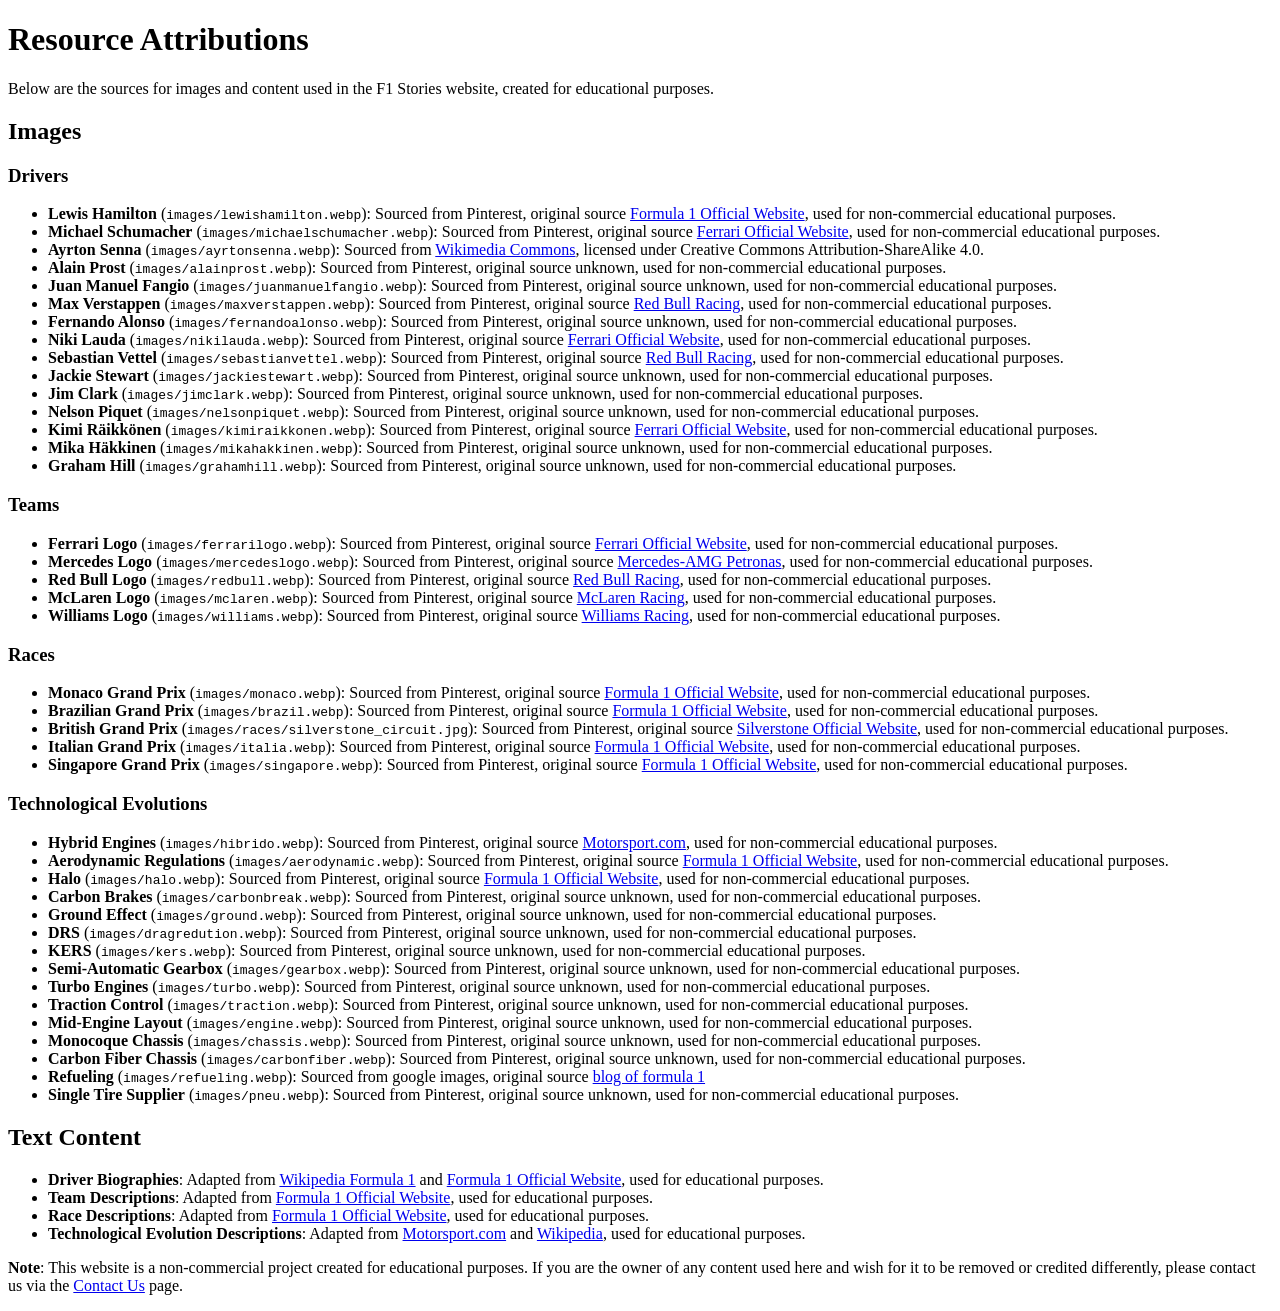
<file: finalproject/attributions.html>
<!DOCTYPE html>
<html lang="en">
<head>
    <meta charset="UTF-8">
    <meta name="viewport" content="width=device-width, initial-scale=1.0">
    <title>F1 Stories - Attributions</title>
</head>
<body>
    <h1>Resource Attributions</h1>
    <p>Below are the sources for images and content used in the F1 Stories website, created for educational purposes.</p>
    
    <h2>Images</h2>
    <h3>Drivers</h3>
    <ul>
        <li><strong>Lewis Hamilton</strong> (<code>images/lewishamilton.webp</code>): Sourced from Pinterest, original source <a href="https://www.formula1.com">Formula 1 Official Website</a>, used for non-commercial educational purposes.</li>
        <li><strong>Michael Schumacher</strong> (<code>images/michaelschumacher.webp</code>): Sourced from Pinterest, original source <a href="https://www.ferrari.com">Ferrari Official Website</a>, used for non-commercial educational purposes.</li>
        <li><strong>Ayrton Senna</strong> (<code>images/ayrtonsenna.webp</code>): Sourced from <a href="https://commons.wikimedia.org/wiki/File:Ayrton_Senna.jpg">Wikimedia Commons</a>, licensed under Creative Commons Attribution-ShareAlike 4.0.</li>
        <li><strong>Alain Prost</strong> (<code>images/alainprost.webp</code>): Sourced from Pinterest, original source unknown, used for non-commercial educational purposes.</li>
        <li><strong>Juan Manuel Fangio</strong> (<code>images/juanmanuelfangio.webp</code>): Sourced from Pinterest, original source unknown, used for non-commercial educational purposes.</li>
        <li><strong>Max Verstappen</strong> (<code>images/maxverstappen.webp</code>): Sourced from Pinterest, original source <a href="https://www.redbull.com">Red Bull Racing</a>, used for non-commercial educational purposes.</li>
        <li><strong>Fernando Alonso</strong> (<code>images/fernandoalonso.webp</code>): Sourced from Pinterest, original source unknown, used for non-commercial educational purposes.</li>
        <li><strong>Niki Lauda</strong> (<code>images/nikilauda.webp</code>): Sourced from Pinterest, original source <a href="https://www.ferrari.com">Ferrari Official Website</a>, used for non-commercial educational purposes.</li>
        <li><strong>Sebastian Vettel</strong> (<code>images/sebastianvettel.webp</code>): Sourced from Pinterest, original source <a href="https://www.redbull.com">Red Bull Racing</a>, used for non-commercial educational purposes.</li>
        <li><strong>Jackie Stewart</strong> (<code>images/jackiestewart.webp</code>): Sourced from Pinterest, original source unknown, used for non-commercial educational purposes.</li>
        <li><strong>Jim Clark</strong> (<code>images/jimclark.webp</code>): Sourced from Pinterest, original source unknown, used for non-commercial educational purposes.</li>
        <li><strong>Nelson Piquet</strong> (<code>images/nelsonpiquet.webp</code>): Sourced from Pinterest, original source unknown, used for non-commercial educational purposes.</li>
        <li><strong>Kimi Räikkönen</strong> (<code>images/kimiraikkonen.webp</code>): Sourced from Pinterest, original source <a href="https://www.ferrari.com">Ferrari Official Website</a>, used for non-commercial educational purposes.</li>
        <li><strong>Mika Häkkinen</strong> (<code>images/mikahakkinen.webp</code>): Sourced from Pinterest, original source unknown, used for non-commercial educational purposes.</li>
        <li><strong>Graham Hill</strong> (<code>images/grahamhill.webp</code>): Sourced from Pinterest, original source unknown, used for non-commercial educational purposes.</li>
    </ul>

    <h3>Teams</h3>
    <ul>
        <li><strong>Ferrari Logo</strong> (<code>images/ferrarilogo.webp</code>): Sourced from Pinterest, original source <a href="https://www.ferrari.com">Ferrari Official Website</a>, used for non-commercial educational purposes.</li>
        <li><strong>Mercedes Logo</strong> (<code>images/mercedeslogo.webp</code>): Sourced from Pinterest, original source <a href="https://www.mercedesamgf1.com">Mercedes-AMG Petronas</a>, used for non-commercial educational purposes.</li>
        <li><strong>Red Bull Logo</strong> (<code>images/redbull.webp</code>): Sourced from Pinterest, original source <a href="https://www.redbull.com">Red Bull Racing</a>, used for non-commercial educational purposes.</li>
        <li><strong>McLaren Logo</strong> (<code>images/mclaren.webp</code>): Sourced from Pinterest, original source <a href="https://www.mclaren.com">McLaren Racing</a>, used for non-commercial educational purposes.</li>
        <li><strong>Williams Logo</strong> (<code>images/williams.webp</code>): Sourced from Pinterest, original source <a href="https://www.williamsf1.com">Williams Racing</a>, used for non-commercial educational purposes.</li>
    </ul>

    <h3>Races</h3>
    <ul>
        <li><strong>Monaco Grand Prix</strong> (<code>images/monaco.webp</code>): Sourced from Pinterest, original source <a href="https://www.formula1.com">Formula 1 Official Website</a>, used for non-commercial educational purposes.</li>
        <li><strong>Brazilian Grand Prix</strong> (<code>images/brazil.webp</code>): Sourced from Pinterest, original source <a href="https://www.formula1.com">Formula 1 Official Website</a>, used for non-commercial educational purposes.</li>
        <li><strong>British Grand Prix</strong> (<code>images/races/silverstone_circuit.jpg</code>): Sourced from Pinterest, original source <a href="https://www.silverstone.co.uk">Silverstone Official Website</a>, used for non-commercial educational purposes.</li>
        <li><strong>Italian Grand Prix</strong> (<code>images/italia.webp</code>): Sourced from Pinterest, original source <a href="https://www.formula1.com">Formula 1 Official Website</a>, used for non-commercial educational purposes.</li>
        <li><strong>Singapore Grand Prix</strong> (<code>images/singapore.webp</code>): Sourced from Pinterest, original source <a href="https://www.formula1.com">Formula 1 Official Website</a>, used for non-commercial educational purposes.</li>
    </ul>

    <h3>Technological Evolutions</h3>
    <ul>
        <li><strong>Hybrid Engines</strong> (<code>images/hibrido.webp</code>): Sourced from Pinterest, original source <a href="https://www.motorsport.com">Motorsport.com</a>, used for non-commercial educational purposes.</li>
        <li><strong>Aerodynamic Regulations</strong> (<code>images/aerodynamic.webp</code>): Sourced from Pinterest, original source <a href="https://www.formula1.com">Formula 1 Official Website</a>, used for non-commercial educational purposes.</li>
        <li><strong>Halo</strong> (<code>images/halo.webp</code>): Sourced from Pinterest, original source <a href="https://www.formula1.com">Formula 1 Official Website</a>, used for non-commercial educational purposes.</li>
        <li><strong>Carbon Brakes</strong> (<code>images/carbonbreak.webp</code>): Sourced from Pinterest, original source unknown, used for non-commercial educational purposes.</li>
        <li><strong>Ground Effect</strong> (<code>images/ground.webp</code>): Sourced from Pinterest, original source unknown, used for non-commercial educational purposes.</li>
        <li><strong>DRS</strong> (<code>images/dragredution.webp</code>): Sourced from Pinterest, original source unknown, used for non-commercial educational purposes.</li>
        <li><strong>KERS</strong> (<code>images/kers.webp</code>): Sourced from Pinterest, original source unknown, used for non-commercial educational purposes.</li>
        <li><strong>Semi-Automatic Gearbox</strong> (<code>images/gearbox.webp</code>): Sourced from Pinterest, original source unknown, used for non-commercial educational purposes.</li>
        <li><strong>Turbo Engines</strong> (<code>images/turbo.webp</code>): Sourced from Pinterest, original source unknown, used for non-commercial educational purposes.</li>
        <li><strong>Traction Control</strong> (<code>images/traction.webp</code>): Sourced from Pinterest, original source unknown, used for non-commercial educational purposes.</li>
        <li><strong>Mid-Engine Layout</strong> (<code>images/engine.webp</code>): Sourced from Pinterest, original source unknown, used for non-commercial educational purposes.</li>
        <li><strong>Monocoque Chassis</strong> (<code>images/chassis.webp</code>): Sourced from Pinterest, original source unknown, used for non-commercial educational purposes.</li>
        <li><strong>Carbon Fiber Chassis</strong> (<code>images/carbonfiber.webp</code>): Sourced from Pinterest, original source unknown, used for non-commercial educational purposes.</li>
        <li><strong>Refueling</strong> (<code>images/refueling.webp</code>): Sourced from google images, original source <a href="https://www.redrc.net/2021/02/mardave-fp1-carbon-f1-chassis/">blog of formula 1</a></li>
        <li><strong>Single Tire Supplier</strong> (<code>images/pneu.webp</code>): Sourced from Pinterest, original source unknown, used for non-commercial educational purposes.</li>
    </ul>

    <h2>Text Content</h2>
    <ul>
        <li><strong>Driver Biographies</strong>: Adapted from <a href="https://en.wikipedia.org/wiki/Formula_One">Wikipedia Formula 1</a> and <a href="https://www.formula1.com">Formula 1 Official Website</a>, used for educational purposes.</li>
        <li><strong>Team Descriptions</strong>: Adapted from <a href="https://www.formula1.com">Formula 1 Official Website</a>, used for educational purposes.</li>
        <li><strong>Race Descriptions</strong>: Adapted from <a href="https://www.formula1.com">Formula 1 Official Website</a>, used for educational purposes.</li>
        <li><strong>Technological Evolution Descriptions</strong>: Adapted from <a href="https://www.motorsport.com">Motorsport.com</a> and <a href="https://en.wikipedia.org/wiki/Formula_One">Wikipedia</a>, used for educational purposes.</li>
    </ul>

    <p><strong>Note</strong>: This website is a non-commercial project created for educational purposes. If you are the owner of any content used here and wish for it to be removed or credited differently, please contact us via the <a href="contact.html">Contact Us</a> page.</p>
</body>
</html>
</file>
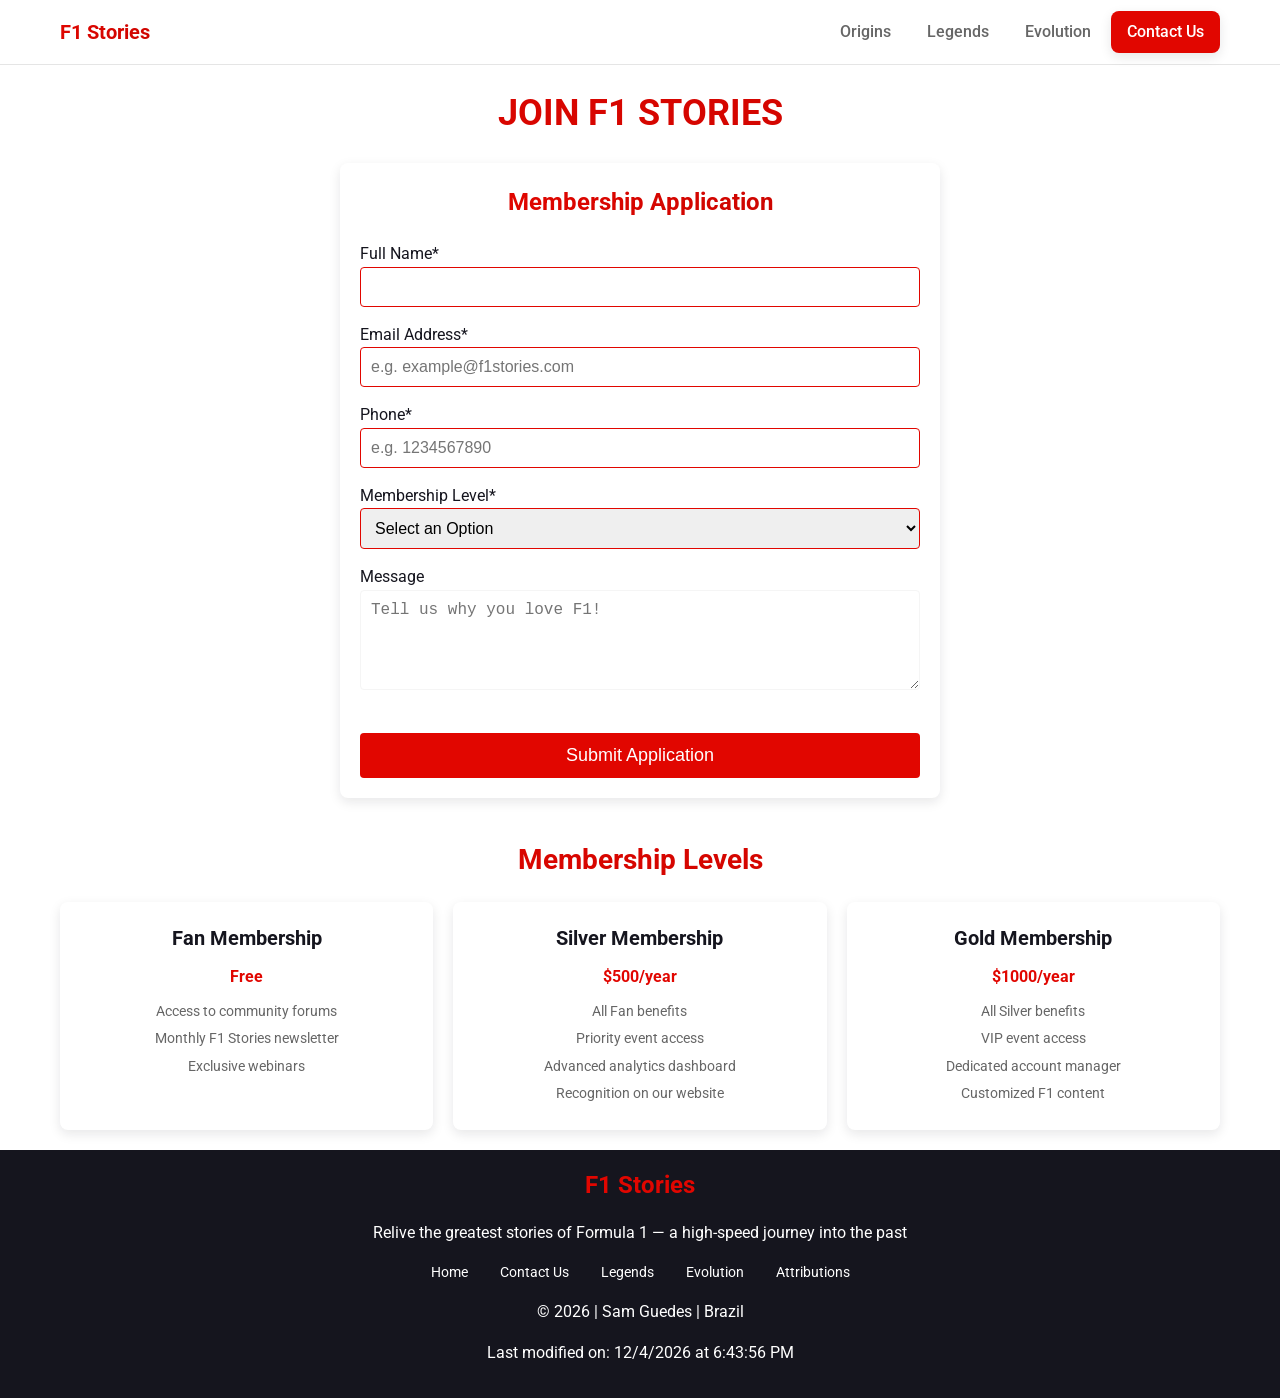
<file: finalproject/contact.html>
<!DOCTYPE html>
<html lang="en">
<head>
    <meta charset="UTF-8">
    <meta name="viewport" content="width=device-width, initial-scale=1.0">
    
    <title>F1 Stories - Formula 1 Legends</title>

    <meta name="description" content="Join the F1 Stories community by filling out our membership form. Connect with fellow racing enthusiasts, relive iconic moments, and unlock exclusive Formula 1 content.">
    <meta name="author" content="Sam Guedes">

    <link rel="icon" href="favicon.ico">
    <link rel="stylesheet" href="styles/form.css">
    <link rel="stylesheet" href="styles/form-large.css">

    <link rel="preconnect" href="https://fonts.googleapis.com">
    <link rel="preconnect" href="https://fonts.gstatic.com" crossorigin>
    <link href="https://fonts.googleapis.com/css2?family=Roboto:ital@0;1&display=swap" rel="stylesheet">

    <script src="scripts/form.js" defer></script>
    <script src="scripts/getdates.js" defer></script>
    <script src="scripts/navigation.js" defer></script>

    <meta property="og:title" content="F1 Stories - Formula 1 Legends">
    <meta property="og:description" content="Join the F1 Stories community by filling out our membership form. Connect with fellow racing enthusiasts, relive iconic moments, and unlock exclusive Formula 1 content.">
    <meta property="og:image" content="https://el-doctordot.github.io/wdd231/finalproject/images/contactscreenshot.png">
    <meta property="og:url" content="https://el-doctordot.github.io/wdd231/finalproject/contact.html">
</head>
<body>
    <header>
        <nav class="navbar">
            <div class="nav-container">
                <div class="nav-logo">
                    <span class="logo-text">F1 Stories</span>
                </div>
                <button class="hamburger" aria-label="Toggle navigation menu">
                    <span></span>
                    <span></span>
                    <span></span>
                </button>
                <div class="nav-links">
                    <a href="index.html" class="nav-link">
                        <span>Origins</span>
                    </a>
                    <a href="legends.html" class="nav-link">
                        <span>Legends</span>
                    </a>
                    <a href="evolution.html" class="nav-link">
                        <span>Evolution</span>
                    </a>
                    <a href="contact.html" class="nav-link active">
                        <span>Contact Us</span>
                    </a>
                </div>
            </div>
        </nav>
    </header>

    <main class="grid-container">
        <h1>Join F1 Stories</h1>
        <form id="membershipForm" method="get" action="thankyou.html">
            <fieldset>
                <legend>Membership Application</legend>

                <label>
                    Full Name*
                    <input type="text" name="fullname" title="Enter your full name" autocomplete="name" pattern="[A-Za-z\s]{2,}" required>
                </label>

                <label>
                    Email Address*
                    <input type="email" name="email" title="Enter your email address" autocomplete="email" placeholder="e.g. example@f1stories.com" required>
                </label>

                <label>
                    Phone*
                    <input type="tel" name="phone" title="Enter your phone number" autocomplete="tel" pattern="[0-9]{10,15}" placeholder="e.g. 1234567890" required>
                </label>

                <label>
                    Membership Level*
                    <select name="membershipLevel" title="Choose your membership level" required>
                        <option value="" disabled selected>Select an Option</option>
                        <option value="fan">Fan Membership (Free)</option>
                        <option value="silver">Silver Membership ($500/year)</option>
                        <option value="gold">Gold Membership ($1000/year)</option>
                    </select>
                </label>

                <label>
                    Message
                    <textarea name="message" title="Enter any additional comments or questions" placeholder="Tell us why you love F1!"></textarea>
                </label>

                <input type="hidden" id="formTimestamp" name="formTimestamp" value="">
            </fieldset>

            <input type="submit" value="Submit Application" class="submit-button">
        </form>

        <section class="membership-levels">
            <h2>Membership Levels</h2>
            <div class="level-grid">
                <div class="level-card">
                    <h3>Fan Membership</h3>
                    <p>Free</p>
                    <ul>
                        <li>Access to community forums</li>
                        <li>Monthly F1 Stories newsletter</li>
                        <li>Exclusive webinars</li>
                    </ul>
                </div>
                <div class="level-card">
                    <h3>Silver Membership</h3>
                    <p>$500/year</p>
                    <ul>
                        <li>All Fan benefits</li>
                        <li>Priority event access</li>
                        <li>Advanced analytics dashboard</li>
                        <li>Recognition on our website</li>
                    </ul>
                </div>
                <div class="level-card">
                    <h3>Gold Membership</h3>
                    <p>$1000/year</p>
                    <ul>
                        <li>All Silver benefits</li>
                        <li>VIP event access</li>
                        <li>Dedicated account manager</li>
                        <li>Customized F1 content</li>
                    </ul>
                </div>
            </div>
        </section>
    </main>

    <footer class="footer">
        <div class="container">
            <div class="footer-content">
                <div class="footer-logo">F1 Stories</div>
                <p class="footer-description">
                    Relive the greatest stories of Formula 1 — a high-speed journey into the past
                </p>
                <nav class="footer-nav">
                    <a href="index.html">Home</a>
                    <a href="contact.html">Contact Us</a>
                    <a href="legends.html">Legends</a>
                    <a href="evolution.html">Evolution</a>
                    <a href="attributions.html">Attributions</a>
                </nav>

                <p>&copy; <span id="currentyear"></span> | Sam Guedes | Brazil</p>
                <p><span id="lastmodified"></span></p>
            </div>
        </div>
    </footer>
</body>
</html>
</file>
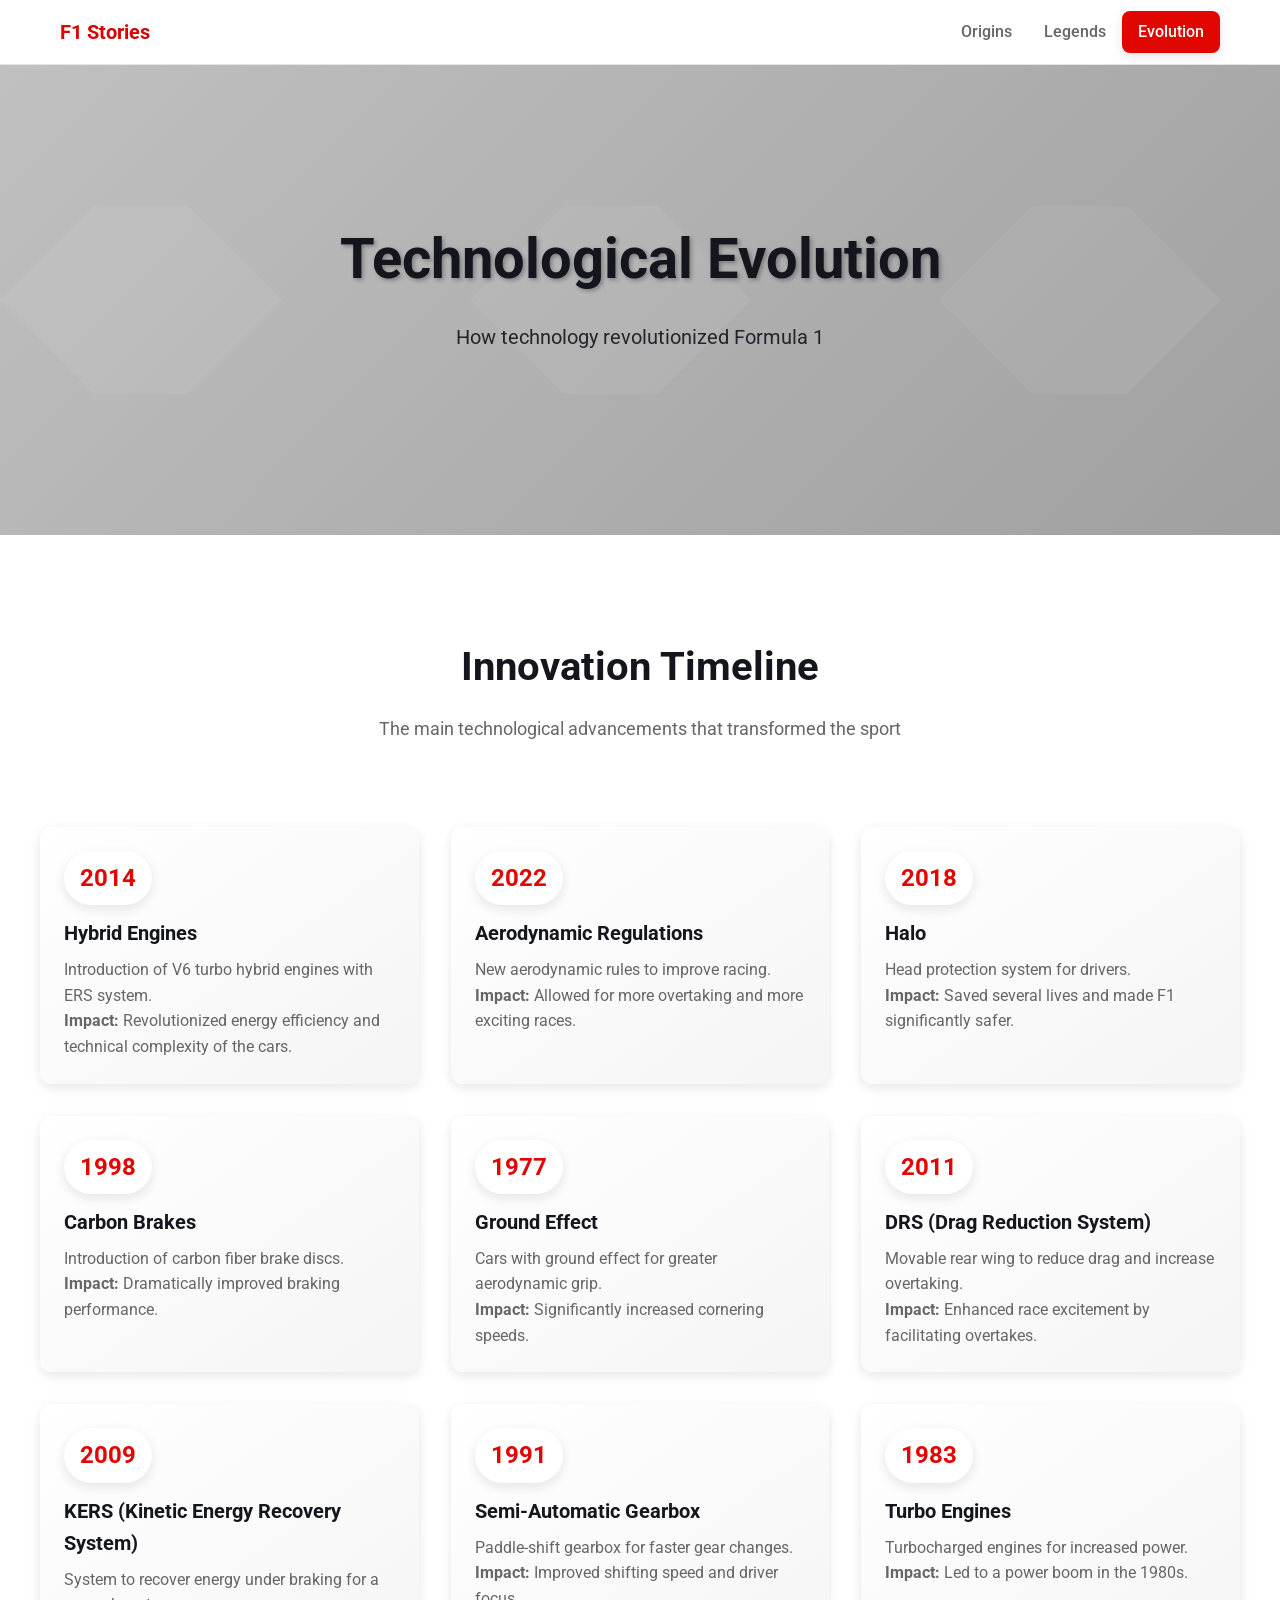
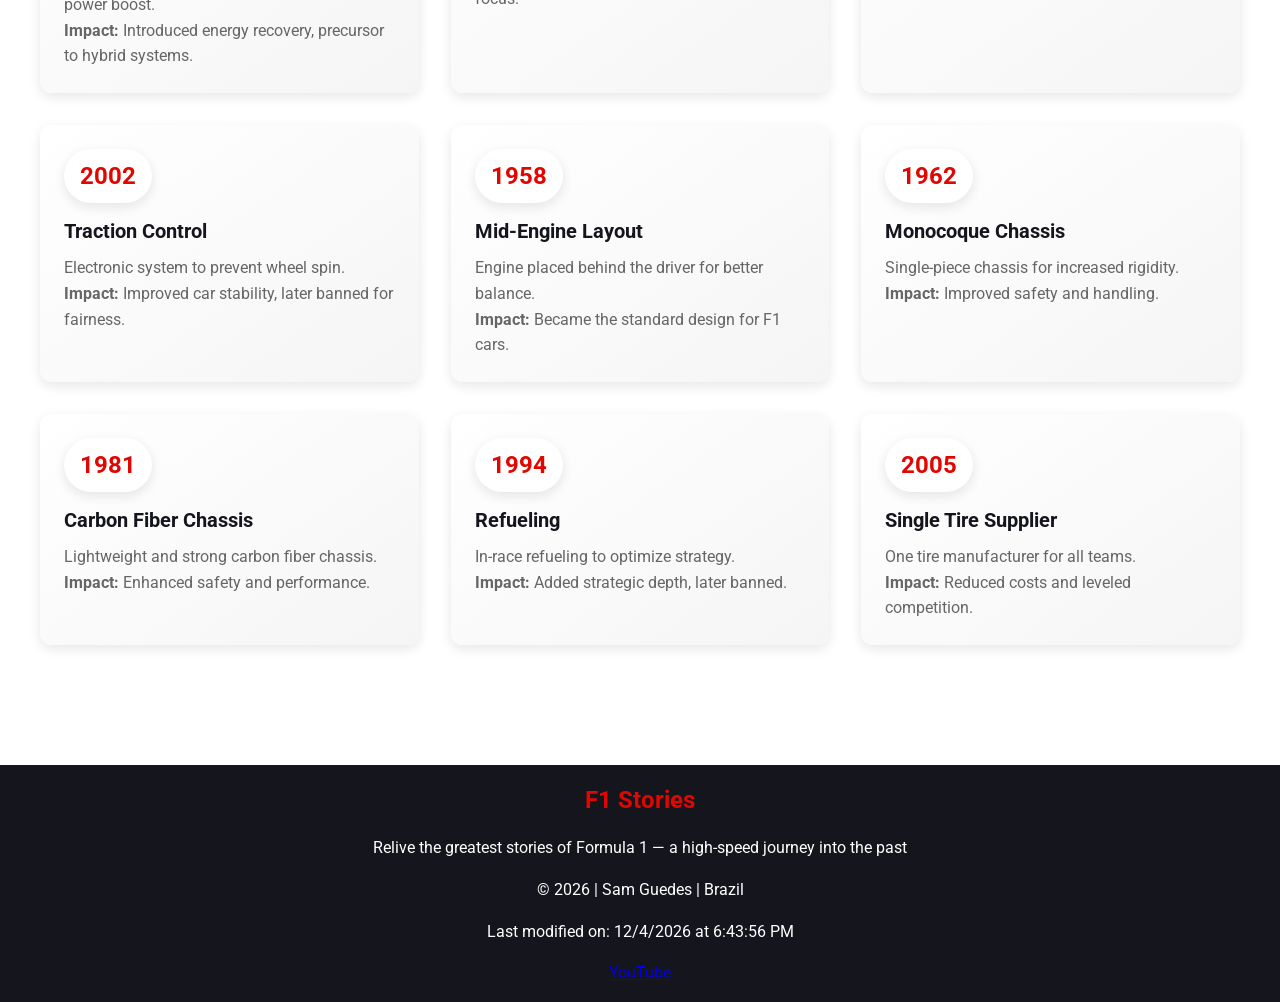
<file: finalproject/evolution.html>
<!DOCTYPE html>
<html lang="en">
<head>
    <meta charset="UTF-8">
    <meta name="viewport" content="width=device-width, initial-scale=1.0">

    <title>F1 Stories - Technological Evolution</title>

    <meta name="description" content="Discover the technological evolution of Formula 1, from early innovations to modern breakthroughs that transformed the sport.">
    <meta name="author" content="Sam Guedes">

    <link rel="icon" href="favicon-v2.ico">
    <link rel="stylesheet" href="styles/evolution.css">
    <link rel="stylesheet" href="styles/evolution-large.css">

    <link rel="preconnect" href="https://fonts.googleapis.com">
    <link rel="preconnect" href="https://fonts.gstatic.com" crossorigin>
    <link href="https://fonts.googleapis.com/css2?family=Roboto:ital@0;1&display=swap" rel="stylesheet">

    <meta property="og:title" content="F1 Stories - Technological Evolution">
    <meta property="og:description" content="Discover the technological evolution of Formula 1, from early innovations to modern breakthroughs that transformed the sport.">
    <meta property="og:image" content="https://el-doctordot.github.io/wdd231/finalproject/images/evolutionscreenshot.png">
    <meta property="og:url" content="https://el-doctordot.github.io/wdd231/finalproject/evolution.html">

    <script type="module" src="scripts/evolution.js"></script>
    <script src="scripts/utils.js" defer></script>
    <script src="scripts/navigation.js" defer></script>
    <script src="scripts/getdates.js" defer></script>
</head>
<body>
    <header>
        <nav class="navbar">
            <div class="nav-container">
                <div class="nav-logo">
                    <span class="logo-text">F1 Stories</span>
                </div>
                <button class="hamburger" aria-label="Toggle navigation menu">
                    <span></span>
                    <span></span>
                    <span></span>
                </button>
                <div class="nav-links">
                    <a href="index.html" class="nav-link">
                        <span>Origins</span>
                    </a>
                    <a href="legends.html" class="nav-link">
                        <span>Legends</span>
                    </a>
                    <a href="evolution.html" class="nav-link active">
                        <span>Evolution</span>
                    </a>
                </div>
            </div>
        </nav>
    </header>

    <main class="main-content">
        <section class="hero evolution-hero">
            <div class="hero-content">
                <h1 class="hero-title">Technological Evolution</h1>
                <p class="hero-subtitle">
                    How technology revolutionized Formula 1
                </p>
            </div>
        </section>

        <section class="content-section">
            <div class="container">
                <div class="section-header">
                    <h2>Innovation Timeline</h2>
                    <p>The main technological advancements that transformed the sport</p>
                </div>

                <div class="timeline" id="evolutionTimeline">
                    <!-- Timeline will be loaded dynamically -->
                </div>
            </div>
        </section>
    </main>

    <div id="evolutionModal" class="modal" role="dialog" aria-modal="true">
        <div class="modal-content modal-large">
            <span id="evolutionModalClose" class="modal-close">&times;</span>
            <div id="evolutionModalContent">
                <!-- Content will be loaded dynamically -->
            </div>
        </div>
    </div>

    <div id="loadingModal" class="modal">
        <div class="modal-content">
            <h3>Loading F1 Evolution Data...</h3>
            <div class="loading-spinner"></div>
        </div>
    </div>

    <div id="errorModal" class="modal" role="dialog" aria-modal="true">
        <div class="modal-content">
            <span id="errorModalClose" class="modal-close">&times;</span>
            <h3>Error loading data</h3>
            <p id="errorMessage"></p>
            <button id="retryButton" class="retry-button">Try Again</button>
        </div>
    </div>

    <footer class="footer">
        <div class="container">
            <div class="footer-content">
                <div class="footer-logo">F1 Stories</div>
                <p class="footer-description">
                    Relive the greatest stories of Formula 1 — a high-speed journey into the past
                </p>
                
                <p>&copy; <span id="currentyear"></span> | Sam Guedes | Brazil</p>
                <p><span id="lastmodified"></span></p>
                <a href="https://youtu.be/XJPQNPqr8YE" target="_blank">YouTube</a>
            </div>
        </div>
    </footer>
</body>
</html>
</file>
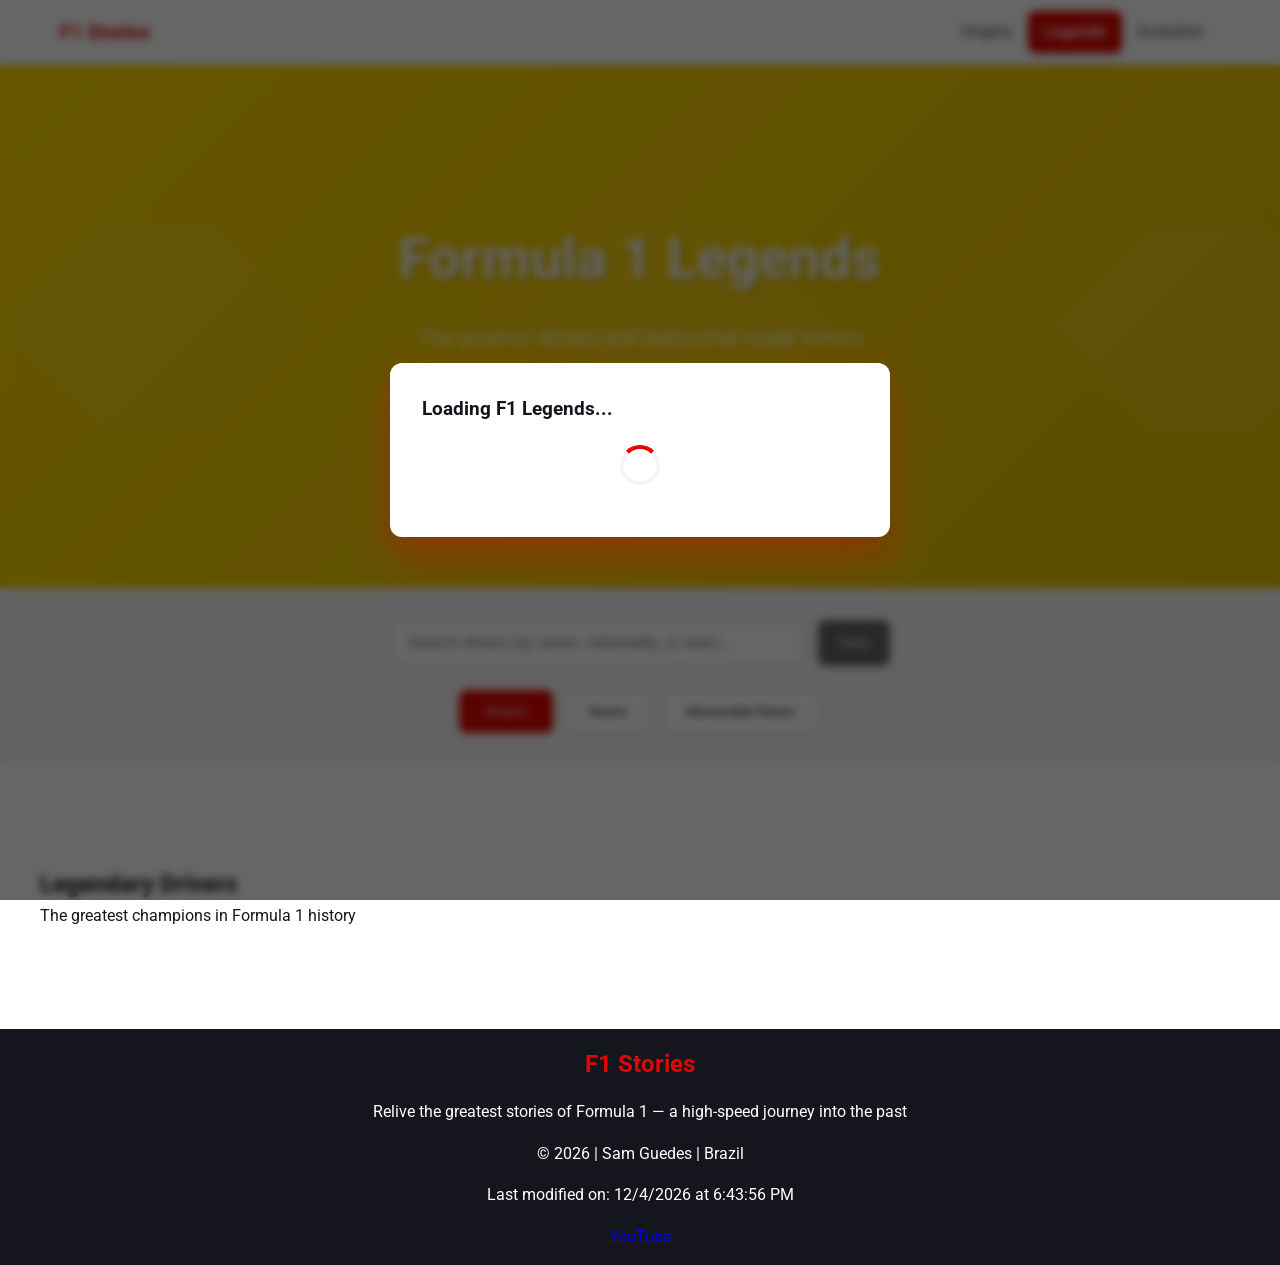
<file: finalproject/legends.html>
<!DOCTYPE html>
<html lang="en">
<head>
    <meta charset="UTF-8">
    <meta name="viewport" content="width=device-width, initial-scale=1.0">

    <title>F1 Stories - Formula 1 Legends</title>

    <meta name="description" content="Relive the greatest stories in Formula 1 — a high-speed journey into the past. Discover the most iconic drivers, teams, and races in F1 history.">
    <meta name="author" content="Sam Guedes">

    <link rel="icon" href="favicon-v2.ico">
    <link rel="stylesheet" href="styles/legends.css">
    <link rel="stylesheet" href="styles/legends-large.css">

    <link rel="preconnect" href="https://fonts.googleapis.com">
    <link rel="preconnect" href="https://fonts.gstatic.com" crossorigin>
    <link href="https://fonts.googleapis.com/css2?family=Roboto:ital@0;1&display=swap" rel="stylesheet">

    <script type="module" src="scripts/legends.js"></script>
    <script src="scripts/utils.js" defer></script>
    <script src="scripts/navigation.js" defer></script>
    <script src="scripts/getdates.js" defer></script>

    <meta property="og:title" content="F1 Stories - Formula 1 Legends">
    <meta property="og:description" content="Relive the greatest stories in Formula 1 — a high-speed journey into the past. Discover the most iconic drivers, teams, and races in F1 history.">
    <meta property="og:image" content="https://el-doctordot.github.io/wdd231/finalproject/images/legendscreenshot.png">
    <meta property="og:url" content="https://el-doctordot.github.io/wdd231/finalproject/legends.html">
</head>
<body>
    <header>
        <nav class="navbar">
            <div class="nav-container">
                <div class="nav-logo">
                    <span class="logo-text">F1 Stories</span>
                </div>
                <button class="hamburger" aria-label="Toggle navigation menu">
                    <span></span>
                    <span></span>
                    <span></span>
                </button>
                <div class="nav-links">
                    <a href="index.html" class="nav-link">
                        <span>Origins</span>
                    </a>
                    <a href="legends.html" class="nav-link active">
                        <span>Legends</span>
                    </a>
                    <a href="evolution.html" class="nav-link">
                        <span>Evolution</span>
                    </a>
                </div>
            </div>
        </nav>
    </header>
    <!-- Main Content -->
    <main class="main-content">
        <!-- Hero Section -->
        <section class="hero legends-hero">
            <div class="hero-content">
                <h1 class="hero-title">Formula 1 Legends</h1>
                <p class="hero-subtitle">
                    The greatest drivers and teams that made history
                </p>
                <button class="hero-button" id="heroButton">Explore Attributions</button>
            </div>
        </section>

        <!-- Search and Filter Section -->
        <section class="filter-section">
            <div class="container">
                <div class="search-container">
                    <input 
                        type="text" 
                        id="searchInput" 
                        placeholder="Search drivers by name, nationality, or team..."
                        class="search-input"
                    >
                    <button id="clearSearchButton" class="clear-button">Clear</button>
                </div>
                
                <div class="filter-tabs">
                    <button id="driversTabButton" class="tab-button active">Drivers</button>
                    <button id="teamsTabButton" class="tab-button">Teams</button>
                    <button id="racesTabButton" class="tab-button">Memorable Races</button>
                </div>
            </div>
        </section>

        <!-- Content Section -->
        <section class="content-section">
            <div class="container">
                <!-- Drivers Tab -->
                <div id="driversTab" class="tab-content active">
                    <div class="section-header">
                        <h2>Legendary Drivers</h2>
                        <p>The greatest champions in Formula 1 history</p>
                    </div>
                    <div class="grid" id="driversGrid">
                        <!-- Drivers will be loaded dynamically -->
                    </div>
                </div>

                <!-- Teams Tab -->
                <div id="teamsTab" class="tab-content">
                    <div class="section-header">
                        <h2>Historic Teams</h2>
                        <p>The iconic teams that shaped Formula 1</p>
                    </div>
                    <div class="grid" id="teamsGrid">
                        <!-- Teams will be loaded dynamically -->
                    </div>
                </div>

                <!-- Races Tab -->
                <div id="racesTab" class="tab-content">
                    <div class="section-header">
                        <h2>Memorable Races</h2>
                        <p>The most thrilling moments in F1 history</p>
                    </div>
                    <div class="grid" id="racesGrid">
                        <!-- Drivers will be loaded dynamically -->
                    </div>
                </div>
            </div>
        </section>
    </main>

    <!-- Driver Detail Modal -->
    <div id="driverModal" class="modal" role="dialog" aria-modal="true">
        <div class="modal-content modal-large">
            <span id="driverModalClose" class="modal-close">&times;</span>
            <div id="driverModalContent">
                <!-- Content will be loaded dynamically -->
            </div>
        </div>
    </div>

    <!-- Loading Modal -->
    <div id="loadingModal" class="modal">
        <div class="modal-content">
            <h3>Loading F1 Legends...</h3>
            <div class="loading-spinner"></div>
        </div>
    </div>

    <footer class="footer">
        <div class="container">
            <div class="footer-content">
                <div class="footer-logo">F1 Stories</div>
                <p class="footer-description">
                    Relive the greatest stories of Formula 1 — a high-speed journey into the past
                </p>

                <p>&copy; <span id="currentyear"></span> | Sam Guedes | Brazil</p>
                <p><span id="lastmodified"></span></p>
                <a href="https://youtu.be/XJPQNPqr8YE" target="_blank">YouTube</a>
            </div>
        </div>
    </footer>
</body>
</html>
</file>
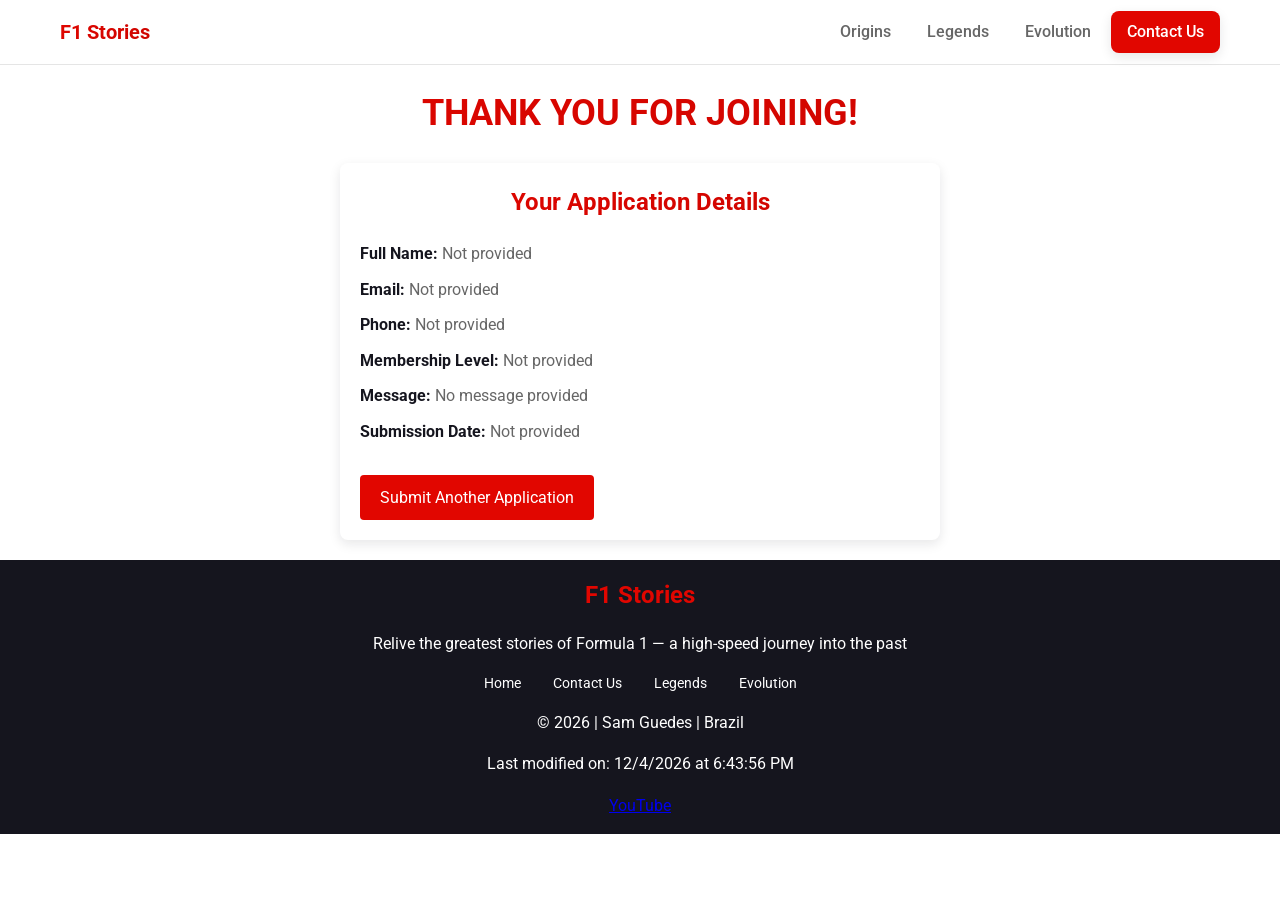
<file: finalproject/thankyou.html>
<!DOCTYPE html>
<html lang="en">
<head>
    <meta charset="UTF-8">
    <meta name="viewport" content="width=device-width, initial-scale=1.0">
    
    <title>F1 Stories - Thank You</title>

    <meta name="description" content="Thank you for joining the F1 Stories community! Your membership application has been received.">
    <meta name="author" content="Sam Guedes">

    <link rel="icon" href="favicon.ico">
    <link rel="stylesheet" href="styles/form.css">
    <link rel="stylesheet" href="styles/form-large.css">

    <link rel="preconnect" href="https://fonts.googleapis.com">
    <link rel="preconnect" href="https://fonts.gstatic.com" crossorigin>
    <link href="https://fonts.googleapis.com/css2?family=Roboto:ital@0;1&display=swap" rel="stylesheet">

    <script src="scripts/thankyou.js" defer></script>
    <script src="scripts/getdates.js" defer></script>

    <meta property="og:title" content="F1 Stories - Thank You">
    <meta property="og:description" content="Thank you for joining the F1 Stories community! Your membership application has been received.">
    <meta property="og:image" content="https://el-doctordot.github.io/wdd231/finalproject/images/thankyou.png">
    <meta property="og:url" content="https://el-doctordot.github.io/wdd231/finalproject/thankyou.html">
</head>
<body>
    <header>
        <nav class="navbar">
            <div class="nav-container">
                <div class="nav-logo">
                    <span class="logo-text">F1 Stories</span>
                </div>
                <div class="nav-links">
                    <a href="index.html" class="nav-link">
                        <span>Origins</span>
                    </a>
                    <a href="legends.html" class="nav-link">
                        <span>Legends</span>
                    </a>
                    <a href="evolution.html" class="nav-link">
                        <span>Evolution</span>
                    </a>
                    <a href="contact.html" class="nav-link active">
                        <span>Contact Us</span>
                    </a>
                </div>
            </div>
        </nav>
    </header>

    <main class="grid-container">
        <h1>Thank You for Joining!</h1>
        <section class="submission-details">
            <h2>Your Application Details</h2>
            <div id="formData">
                <p><strong>Full Name:</strong> <span id="fullname"></span></p>
                <p><strong>Email:</strong> <span id="email"></span></p>
                <p><strong>Phone:</strong> <span id="phone"></span></p>
                <p><strong>Membership Level:</strong> <span id="membershipLevel"></span></p>
                <p><strong>Message:</strong> <span id="message"></span></p>
                <p><strong>Submission Date:</strong> <span id="formTimestamp"></span></p>
            </div>
            <a href="contact.html" class="back-button">Submit Another Application</a>
        </section>
    </main>

    <footer class="footer">
        <div class="container">
            <div class="footer-content">
                <div class="footer-logo">F1 Stories</div>
                <p class="footer-description">
                    Relive the greatest stories of Formula 1 — a high-speed journey into the past
                </p>
                <nav class="footer-nav">
                    <a href="index.html">Home</a>
                    <a href="contact.html">Contact Us</a>
                    <a href="legends.html">Legends</a>
                    <a href="evolution.html">Evolution</a>
                </nav>

                <p>&copy; <span id="currentyear"></span> | Sam Guedes | Brazil</p>
                <p><span id="lastmodified"></span></p>
                <a href="https://youtu.be/XJPQNPqr8YE" target="_blank">YouTube</a>
            </div>
        </div>
    </footer>
</body>
</html>
</file>
<file: styles/home.css>
:root {
    --color-primary: #b2a9a9;
    --color-secondary: black;
    --color-accent: white;
    --color-text: black;
}

.roboto-uniquifier {
    font-family: "Roboto", sans-serif;
    font-weight: 400;
    font-style: normal;
    font-variation-settings: "wdth" 100;
}

body,
footer,
.top-header,
main {
    max-width: 100%;
    margin: 0.5rem auto; 
    padding: 0.5rem;
    box-sizing: border-box; 
}

header.top-header {
    padding: 5px;
    position: relative; 
}

.logo-container {
    display: flex;
    align-items: center;
    flex-wrap: wrap;
}

.logo {
    height: 40px; 
}

.site-name {
    margin-left: 8px;
    font-weight: bold;
    font-size: 1rem; 
    color: var(--color-text);
}

nav.navigation {
    display: none;
    flex-direction: column; 
    margin-top: 5px;
    background-color: var(--color-secondary);
    padding: 10px;
}
nav.navigation.open {
  display: flex;
}

nav.navigation ul {
    list-style: none;
    display: flex;
    flex-direction: column;
    gap: 10px; 
    padding: 0;
    margin: 0;
}

nav.navigation a {
    color: var(--color-accent);
    text-decoration: underline;
    font-weight: bold;
    font-size: 0.9rem;
}
nav.navigation a:hover {
  background-color: var(--color-primary);
  color: black;
  border-radius: 3px;
}

.main-title h1 {
    font-size: 1.5rem; 
    padding-top: 0;
    margin-top: 0;
    margin-bottom: 10px;
    
}

.title,
.Student {
    margin: 0 0 5px 0; 
    background-color: var(--color-secondary);
    padding: 8px; 
    color: var(--color-accent);
    margin: 0;
    padding-bottom: 0;
}

.container {
    display: block;
}

.left-panel,
.right-panel,
.bottom-panel {
    width: 100%; 
}

section.text,
section.content {
    background-color: var(--color-primary);
    color: var(--color-text);
    padding: 15px; 
    min-height: 150px;
    margin-bottom: 15px;
}

section.content {
    color: #fff;
}

.text p {
    margin: 0;
    font-size: 0.9rem; 
}

.photo {
    height: 150px; 
    width: 150px; 
    background-color: #666;
    margin: 5px auto;
    border-radius: 8px;
}

.bottom-panel {
    margin-top: 10px; 
}

#course-groups {
    display: flex;
    flex-direction: column; 
    gap: 20px;
    width: 270px; 
    justify-content: center;
}

.course-card {
    margin: 0; 
    background-color: rgb(3, 3, 74);
    padding: 5px 10px;
    width: 100%; 
    max-width: 300px; 
    line-height: 1.4;
    color: var(--color-accent);
    border-radius: 8px;
    font-size: 0.9rem; 
}

.course-card.completed {
    background-color: #4CAF50;
    color: var(--color-text);
}

.filter-container {
    display: flex;
    flex-direction: column; 
    gap: 10px;
    width: 100%;
}

.filter-btn {
    background-color: var(--color-primary);
    color: var(--color-text);
    padding: 8px; 
    cursor: pointer;
    text-align: center;
    border-radius: 8px;
    font-size: 0.9rem;
    margin-bottom: 20px;
}

#total-credits {
    margin-top: 15px;
    text-align: center; 
    font-size: 0.9rem;
    margin-bottom: 15px;
}

section h2 {
    background-color: #000;
    color: #fff;
    padding: 8px; 
    font-size: 1.2rem; 
}

footer {
    background-color: #ccc;
    padding: 8px; 
    text-align: center;
    font-size: 0.8rem; 
}
#ham-btn {
    display: block;
    position: absolute;
    right: 10px;
    top: 12px;
    z-index: 1100;
    background-color: var(--color-secondary);
    color: var(--color-accent);
    border: none;
    font-size: 1.5rem; 
    padding: 0.4rem 0.8rem;
    cursor: pointer;
}

.logo-grade{
    display: flex;
    flex-direction: row;
    margin-top: 15px;
    justify-content: center;
}
nav.navigation a.active {
  text-decoration: underline;
  background-color: var(--color-primary);
  color: var(--color-text);
}
</file>
<file: styles/home-large.css>
@media screen and (min-width: 1200px) {
  .container {
    display: flex;
    gap: 20px; 
  }
  section.text {
    background-color: var(--color-primary); 
    color: var(--color-text);
    padding: 20px;
    min-height: 280px;
}

section.content {
    background-color: var(--color-primary); 
    color: #fff;
    padding: 20px;
    min-height: 280px;
}

  .left-panel {
    flex: 2;
  }

  .right-panel {
    flex: 1;
  }

  nav.navigation {
    flex-direction: row;
    display: flex;
  }

  nav.navigation ul {
    flex-direction: row;
    gap: 20px;
  }

  .filter-container {
    flex-direction: row;
    justify-content: space-between;
  }

  #course-groups {
    flex-direction: row;
    flex-wrap: wrap;
    justify-content: start;
    width: 100%;
  }

  .course-card {
    width: 200px;
  }

  .photo {
    height: 200px;
    width: 200px;
  }
  #ham-btn {
        display: none;
    }
  .filter-btn{
    width: 470px;
    border-radius: 10px;
    margin-bottom: 20px;
  }
  .logo-grade{
    justify-content: center;
  }
  nav.navigation a:hover {
  background-color: var(--color-primary);
  color: black;
  border-radius: 3px;
}
}
</file>
<file: finalproject/styles/index.css>
* {
    margin: 0;
    padding: 0;
    box-sizing: border-box;
}

:root {
    --f1-red: #e10600;
    --f1-black: #15151e;
    --f1-white: #ffffff;
    --f1-silver: #c0c0c0;
    --f1-gold: #ffd700;
    --f1-gray-light: #f5f5f5;
    --f1-gray-medium: #666666;
    --f1-gray-dark: #333333;
    
    --gradient-hero: linear-gradient(135deg, var(--f1-red), #cc0500);
    --gradient-card: linear-gradient(145deg, var(--f1-white), var(--f1-gray-light));
    
    --shadow-card: 0 4px 12px rgba(21, 21, 30, 0.1);
    --shadow-hero: 0 20px 40px rgba(225, 6, 0, 0.3);
    --shadow-hover: 0 8px 25px rgba(21, 21, 30, 0.15);
    
    --transition-smooth: all 0.3s cubic-bezier(0.4, 0, 0.2, 1);
    --transition-bounce: all 0.4s cubic-bezier(0.68, -0.55, 0.265, 1.55);
}

body {
    font-family: 'Roboto', 'Arial', sans-serif;
    line-height: 1.6;
    color: var(--f1-black);
    background-color: var(--f1-white);
}

/* Utility Classes */
.flex { display: flex; }
.flex-column { flex-direction: column; }
.flex-row { flex-direction: row; }
.text-center { text-align: center; }
.padding-20 { padding: 20px; }
.padding-32 { padding: 32px; }
.border-radius-8 { border-radius: 8px; }
.border-radius-12 { border-radius: 12px; }
.shadow-card { box-shadow: var(--shadow-card); }
.transition-smooth { transition: var(--transition-smooth); }



/* Main Content */
.main-content {
    min-height: calc(100vh - 64px);
}

/* Hero Section */
.hero {
    background: var(--gradient-hero);
    color: var(--f1-white);
    padding: 120px 20px;
    position: relative;
    overflow: hidden;
}

.hero::before {
    content: '';
    position: absolute;
    top: 0;
    left: 0;
    right: 0;
    bottom: 0;
    background: url('data:image/svg+xml,<svg xmlns="http://www.w3.org/2000/svg" viewBox="0 0 100 100"><path d="M0 0h100v100H0z" fill="none"/><path d="M0 50l20-20h20l20 20-20 20H20z" fill="rgba(255,255,255,0.05)"/></svg>') repeat;
    animation: float 20s infinite linear;
}

@keyframes float {
    0% { transform: translateX(0); }
    100% { transform: translateX(-100px); }
}

.hero-content {
    position: relative;
    z-index: 2;
    max-width: 800px;
    margin: 0 auto;
}

.hero-title {
    font-size: 2.5rem;
    font-weight: bold;
    margin-bottom: 16px;
    text-shadow: 2px 2px 4px rgba(0, 0, 0, 0.3);
}

.hero-subtitle {
    font-size: 1.25rem;
    margin-bottom: 32px;
    opacity: 0.9;
}

/* Button Base */
.btn {
    background: var(--f1-red);
    color: var(--f1-white);
    border: none;
    padding: 12px 24px;
    border-radius: 8px;
    cursor: pointer;
    transition: var(--transition-smooth);
    box-shadow: var(--shadow-card);
}

.hero-button {
    background: var(--f1-white);
    color: var(--f1-red);
    padding: 16px 32px;
    font-size: 1.1rem;
    font-weight: bold;
    border-radius: 50px;
}

.submit-button {
    display: block;
    width: 100%;
    font-size: 18px;
}

.retry-button {
    margin-top: 16px;
}

/* Content Section */
.content-section {
    padding: 80px 20px;
}

.container {
    max-width: 1200px;
    margin: 0 auto;
}

.section-header {
    margin-bottom: 64px;
}

.section-header h2 {
    font-size: 2.5rem;
    margin-bottom: 16px;
    color: var(--f1-black);
}

.section-header p {
    font-size: 1.1rem;
    color: var(--f1-gray-medium);
    max-width: 600px;
    margin: 0 auto;
}

/* Grid Layouts */
.content-grid {
    display: grid;
    grid-template-columns: 1fr;
    gap: 24px;
    margin-bottom: 64px;
}

.stats-grid {
    display: grid;
    grid-template-columns: 1fr;
    gap: 24px;
}

/* Card Base */
.card {
    background: var(--gradient-card);
    padding: 32px;
    border-radius: 12px;
    box-shadow: var(--shadow-card);
    transition: var(--transition-smooth);
}

.content-card h3 {
    font-size: 1.5rem;
    margin-bottom: 16px;
    color: var(--f1-red);
}

.stats-card {
    background: var(--f1-white);
    padding: 24px;
    text-align: center;
}

.stats-section {
    background: var(--f1-gray-light);
    padding: 48px;
    border-radius: 12px;
    margin-top: 64px;
}

.stats-section h3 {
    font-size: 2rem;
    margin-bottom: 32px;
    color: var(--f1-black);
}

.stats-card h4 {
    font-size: 2rem;
    color: var(--f1-red);
    margin-bottom: 8px;
}

.stats-card p {
    color: var(--f1-gray-medium);
    font-weight: 500;
}

/* Modal */
.modal {
    display: none;
    position: fixed;
    z-index: 50;
    left: 0;
    top: 0;
    width: 100%;
    height: 100%;
    background-color: rgba(0, 0, 0, 0.6);
    backdrop-filter: blur(4px);
}

.modal.active {
    display: flex;
    align-items: center;
    justify-content: center;
    animation: fadeIn 0.3s ease;
}

@keyframes fadeIn {
    from { opacity: 0; }
    to { opacity: 1; }
}

.modal-content {
    background: var(--f1-white);
    padding: 32px;
    border-radius: 12px;
    box-shadow: var(--shadow-hero);
    position: relative;
    max-width: 500px;
    width: calc(100% - 40px);
    margin: 20px;
    max-height: 80vh;
    overflow-y: auto;
    animation: slideIn 0.3s ease;
}

@keyframes slideIn {
    from { 
        opacity: 0; 
        transform: scale(0.9) translateY(-20px); 
    }
    to { 
        opacity: 1; 
        transform: scale(1) translateY(0); 
    }
}

.modal-close {
    position: absolute;
    right: 16px;
    top: 16px;
    font-size: 28px;
    font-weight: bold;
    cursor: pointer;
    color: var(--f1-gray-medium);
}

.modal-header {
    align-items: center;
    gap: 16px;
    margin-bottom: 24px;
    padding-bottom: 16px;
    border-bottom: 2px solid var(--f1-gray-light);
}

.modal-image {
    width: 80px;
    height: 80px;
    border-radius: 50%;
    background: var(--f1-gray-light);
    align-items: center;
    justify-content: center;
    font-size: 2rem;
}

.modal-title {
    font-size: 1.8rem;
    color: var(--f1-black);
    margin-bottom: 4px;
}

.modal-subtitle {
    color: var(--f1-gray-medium);
}

.modal-stats {
    display: grid;
    grid-template-columns: repeat(auto-fit, minmax(100px, 1fr));
    gap: 16px;
    margin: 24px 0;
}

.card-image {
    max-width: 100%;
    border-radius: 8px;
}

.card-content {
    padding: 16px;
}

.card-title {
    font-size: 1.5rem;
    margin-bottom: 8px;
}

.card-subtitle {
    font-size: 1rem;
    color: var(--f1-gray-medium);
}

.card-stats {
    display: grid;
    grid-template-columns: repeat(auto-fit, minmax(80px, 1fr));
    gap: 8px;
    margin-top: 12px;
}

.stat {
    text-align: center;
}

.stat-value {
    font-size: 1.5rem;
    font-weight: bold;
    color: var(--f1-red);
}

.stat-label {
    font-size: 0.9rem;
    color: var(--f1-gray-medium);
}

.timeline-item {
    display: flex;
    gap: 16px;
    padding: 16px;
    border-left: 4px solid var(--f1-red);
    margin-bottom: 16px;
}

.timeline-year {
    font-size: 1.5rem;
    font-weight: bold;
    color: var(--f1-red);
}

.timeline-content {
    flex: 1;
}

.timeline-title {
    font-size: 1.25rem;
    margin-bottom: 8px;
}

/* Loading Spinner */
.loading-spinner {
    width: 40px;
    height: 40px;
    border: 4px solid var(--f1-gray-light);
    border-top: 4px solid var(--f1-red);
    border-radius: 50%;
    animation: spin 1s linear infinite;
    margin: 20px auto;
}

@keyframes spin {
    0% { transform: rotate(0deg); }
    100% { transform: rotate(360deg); }
}

/* Form */
form {
    background: var(--f1-white);
    padding: 20px;
    border-radius: 8px;
    box-shadow: var(--shadow-card);
    max-width: 600px;
    margin: 0 auto;
    display: flex;
    flex-direction: column;
}

fieldset {
    border: none;
    padding: 0;
}

legend {
    font-size: 24px;
    font-weight: bold;
    margin-bottom: 20px;
    text-align: center;
    background: var(--gradient-hero);
    -webkit-background-clip: text;
    -webkit-text-fill-color: transparent;
    background-clip: text;
}

label {
    display: block;
    margin-bottom: 15px;
}

label span {
    display: block;
    font-size: 16px;
    color: var(--f1-gray-medium);
    margin-bottom: 5px;
    font-weight: 500;
}

input[type="text"],
input[type="email"],
input[type="tel"],
select,
textarea {
    width: 100%;
    padding: 10px;
    border: 1px solid var(--f1-gray-light);
    border-radius: 4px;
    font-size: 16px;
    box-sizing: border-box;
    transition: var(--transition-smooth);
}

input[type="text"]:focus,
input[type="email"]:focus,
input[type="tel"]:focus,
select:focus,
textarea:focus {
    border-color: var(--f1-red);
    outline: none;
    box-shadow: 0 0 5px rgba(225, 6, 0, 0.3);
}

textarea {
    height: 100px;
    resize: vertical;
}

input:invalid,
select:invalid,
textarea:invalid {
    border-color: var(--f1-red);
}

.text h3 {
    font-size: 36px;
    text-align: center;
    margin-bottom: 20px;
    text-transform: uppercase;
    background: var(--gradient-hero);
    -webkit-background-clip: text;
    -webkit-text-fill-color: transparent;
    background-clip: text;
}

.membership-levels {
    margin-top: 40px;
}

.membership-levels h2 {
    font-size: 28px;
    text-align: center;
    margin-bottom: 20px;
    background: var(--gradient-hero);
    -webkit-background-clip: text;
    -webkit-text-fill-color: transparent;
    background-clip: text;
}

.level-grid {
    display: grid;
    grid-template-columns: repeat(auto-fit, minmax(250px, 1fr));
    gap: 20px;
}

.level-card {
    background: var(--f1-white);
    padding: 20px;
    border-radius: 8px;
    box-shadow: var(--shadow-card);
    text-align: center;
    opacity: 0;
    transform: translateY(30px);
    animation: slideUp 0.8s ease-out forwards;
}

.level-card h3 {
    font-size: 20px;
    color: var(--f1-black);
    margin-bottom: 10px;
}

.level-card p {
    font-size: 16px;
    color: var(--f1-red);
    font-weight: bold;
    margin-bottom: 10px;
}

.level-card ul {
    list-style: none;
    padding: 0;
}

.level-card li {
    font-size: 14px;
    color: var(--f1-gray-medium);
    margin-bottom: 5px;
}

@keyframes slideUp {
    to {
        opacity: 1;
        transform: translateY(0);
    }
}

/* Footer */
.footer {
    background: var(--f1-black);
    padding: 1rem 0;
    margin-top: 20px;
}

.footer-content {
    text-align: center;
}

.footer-logo {
    font-size: 1.5rem;
    font-weight: bold;
    color: var(--f1-red);
    margin-bottom: 1rem;
}

.footer-description {
    color: var(--f1-white);
    margin-bottom: 1rem;
}

.footer-content p {
    color: var(--f1-white);
    margin-bottom: 1rem;
    margin-top: 15px;
}
</file>
<file: finalproject/styles/index-large.css>
@media screen and (min-width: 720px) {

    .hero {
        padding: 150px 40px;
    }

    .hero-title {
        font-size: 3.5rem;
    }

    .content-section {
        padding: 100px 40px;
    }

    .content-grid {
        grid-template-columns: repeat(auto-fit, minmax(300px, 1fr));
        gap: 32px;
    }

    .stats-grid {
        grid-template-columns: repeat(auto-fit, minmax(200px, 1fr));
    }

    .modal-content {
        max-width: 500px;
        width: 90%;
        margin: 0;
    }
    .stats-section{
        text-align: center;
    }
}
</file>
<file: finalproject/styles/navigation.css>
.navbar {
    position: sticky;
    top: 0;
    z-index: 40;
    width: 100%;
    border-bottom: 1px solid #e5e5e5;
    background: rgba(255, 255, 255, 0.95);
    backdrop-filter: blur(10px);
}

.nav-container {
    max-width: 1200px;
    margin: 0 auto;
    display: flex;
    align-items: center;
    justify-content: space-between;
    height: 64px;
    padding: 0 20px;
}

.nav-logo {
    display: flex;
    align-items: center;
    text-decoration: none;
}

.logo-text {
    font-size: 20px;
    font-weight: bold;
    background: var(--gradient-hero);
    -webkit-background-clip: text;
    -webkit-text-fill-color: transparent;
    background-clip: text;
}

.hamburger {
    display: flex;
    flex-direction: column;
    justify-content: space-around;
    width: 30px;
    height: 24px;
    background: transparent;
    border: none;
    cursor: pointer;
    padding: 0;
    z-index: 50;
}

.hamburger span {
    width: 100%;
    height: 3px;
    background: var(--f1-black);
    border-radius: 2px;
    transition: var(--transition-smooth);
}

.hamburger.active span:nth-child(1) {
    transform: rotate(45deg) translate(5px, 5px);
}

.hamburger.active span:nth-child(2) {
    opacity: 0;
}

.hamburger.active span:nth-child(3) {
    transform: rotate(-45deg) translate(7px, -7px);
}

.nav-links {
    display: none;
    position: absolute;
    top: 64px;
    left: 0;
    width: 100%;
    background: var(--f1-white);
    flex-direction: column;
    align-items: center;
    padding: 20px 0;
    box-shadow: 0 4px 8px rgba(0, 0, 0, 0.1);
}

.nav-links.active {
    display: flex;
}

.nav-link {
    display: flex;
    align-items: center;
    gap: 8px;
    padding: 12px;
    width: 100%;
    text-align: center;
    border-radius: 0;
    text-decoration: none;
    color: var(--f1-gray-medium);
    font-weight: 500;
}

.nav-link.active {
    background-color: var(--f1-red);
    color: var(--f1-white);
    box-shadow: var(--shadow-card);
}
</file>
<file: finalproject/styles/navigation-large.css>
@media screen and (min-width:720px) {
    .hamburger {
        display: none;
    }

    .nav-links {
        display: flex;
        position: static;
        width: auto;
        background: none;
        flex-direction: row;
        align-items: center;
        padding: 0;
        box-shadow: none;
    }

    .nav-link {
        width: auto;
        text-align: left;
        padding: 8px 16px;
        border-radius: 8px;
    }
}
</file>
<file: styles/siteplan.css>
:root {
    --primary-color: #F0F3F5;
    --accent-color:rgb(4, 4, 66);
    --accent-color2: #7B2D26;
    --accent-color3: rgb(5, 5, 136);
    --text-dark: black;

}  * {
    margin: 0;
    padding: 0;
    box-sizing: border-box;
}

body {
    font-family: 'Segoe UI', Tahoma, Geneva, Verdana, sans-serif;
    min-height: 100vh;
    font-weight: bold;
    background-color: var(--accent-color3);
    color: var(--text-dark);
}


header {
    text-align: center;
    background-color: var(--accent-color);
    padding: 1rem;
    color: var(--primary-color);
    border-bottom: var(--text-dark);
}

header h1 {
    font-size: 2.5rem;
    font-weight: bold;
}

header h1, h2, h3 {
    font-family: Georgia, serif;
}

main section {
    background-color: var(--accent-color2);
    padding: 2rem;
    margin: 3rem 0;
    border: 2px solid var(--accent-color);
    border-radius: 8px;
    box-shadow: 0 4px 10px rgba(0, 0, 0, 0.1);
    text-align: center;
}

main section:nth-of-type(even) {
    background-color: var(--accent-color);
    color: var(--primary-color);
}

main section:nth-of-type(odd) {
    background-color: var(--primary-color);
    color: var(--text-dark);
}

main section p,
main section ul {
    text-align: center;
    font-size: 1.5rem;
    margin-top: 1rem;
    line-height: 1.6;
}

main section ul {
    list-style: none;
    padding-left: 0;
}

main section ul li::before {
    content: ".";
    color: var(--accent-color2);
    font-weight: bold;
    }

main section img {
    max-width: 100%;
    height: auto;
    margin-top: 1rem;
    border: 1px solid var(--accent-color2);
    border-radius: 4px;
}

footer {
    border-top: var(--text-dark);
    border-radius: 4px;
    text-align: center;
    background-color: var(--accent-color);
    padding: 1rem;
    color: var(--primary-color); 
}

footer p {
    text-align: center;
    font-weight: bold;
    font-size: 2rem;
}
</file>
<file: chamber/styles/directory.css>
:root {
    --color-primary:#2E4A2B;
    --color-secondary: #72452d;
    --color-accent: black;
    --color-text: white;
}

.roboto-uniquifier {
    font-family: "Roboto", sans-serif;
    font-weight: 400;
    font-style: normal;
    font-variation-settings: "wdth" 100;
}

header,
footer,
main,
main div {
    max-width: 100%;
    margin: 0.5rem auto;
    padding: 0.5rem;
    box-sizing: border-box;
}

header.top-header{
    background: linear-gradient(to right, var(--color-primary), #208315);
    position: relative;
    display: flex;
    justify-content: space-between;
    align-items: center;
    flex-wrap: wrap; 
    padding: 1rem;
}
.logo-container {
    display: flex;
    align-items: center;
    flex-wrap: nowrap;
    gap: 0;
    min-width: 0;
    overflow: hidden;
}

.website-name {
    display: block;
    font-weight: bold;
    margin: 0;
    padding: 0;
    color: var(--color-text);
    font-size: 18px;
    font-family: 'Franklin Gothic Medium', 'Arial Narrow', Arial, sans-serif;
    overflow: hidden;
    text-overflow: ellipsis;
}
.logo{
    display: block;
    margin: 0;
    padding: 0;
    height: 40px;
}

nav.navigation {
    display: none;
    flex-direction: column; 
    margin-top: 5px;
    padding: 5px;
}

nav.navigation.open {
  display: flex;
}

nav.navigation ul {
    list-style: none;
    display: flex;
    flex-direction: column;
    gap: 10px; 
    padding: 0;
    margin: 0;
}

nav.navigation a {
    color: var(--color-text);
    text-decoration: underline;
    font-weight: bold;
    font-size: 1rem;
}

nav.navigation a:hover {
  background-color: var(--color-primary);
  color: black;
  border-radius: 3px;
}

#menu {
    display: block;
    position: absolute;
    right: 10px;
    top: 12px;
    z-index: 1100;
    color: var(--color-accent);
    border: none;
    font-size: 1.5rem; 
    padding: 0.4rem 0.8rem;
    cursor: pointer;
}

.hidden {
  display: none;
}

.menu {
  display: flex;
  justify-content: center;
  gap: 1rem; 
  margin-top: 2rem;
  height: 60px;
}

#list,
#grid
{
    background-color: white;
    width: 40px;
    border-radius: 3px;
}
li.active a {
    background-color:var(--color-accent);
    border-radius: 3px;
}

.cards h2{
    margin-left: 10px;
    text-align: center;
}
.cards p{
    margin-left: 10px;
    text-align: center;
}
.cards a{
  margin-left: 10px;
  display: block;
  width:fit-content ;
  margin: 0 auto;
}
.cards img{
    margin-left: 10px;
    margin: 0 auto;
    display: block;
    width: fit-content;
}

.card {
    border: 15px solid #ccc;
    padding: 10px;
    text-align: center;
}

.cards section{
    background-color: white;
    box-shadow: 0 4px 8px rgba(4, 4, 4, 0.2);
    border-radius: 5px;
    margin-bottom: 20px;
    height: 300px;
}

.card-list {
    display: block;
    border-collapse: collapse;
}
.card-list tr:nth-child(odd) {
    background-color: rgba(171, 215, 237, 0.811);
    display: block;
}
.card-list tr:nth-child(even) {
    background-color: transparent;
    display: block;
}
.card-list td {
    border: 1px solid #000;
    padding: 8px;
    display: block;
}

footer {
  display: flex;
  justify-content: space-between;
  align-items: flex-start;
  flex-wrap: wrap;
  padding: 2rem;
  background-color: #f5f5f5;
  gap: 2rem;
  background: linear-gradient(to right, var(--color-secondary), #451d07);
  color: var(--color-text);
}

footer {
  display: flex;
  flex-direction: column;
  align-items: stretch;
  gap: 1.5rem;
  padding: 1.5rem;
  background-color: #f2f2f2;
  margin-top: 20px;
}


footer .content {
  display: flex;
  flex-direction: column;
  text-align: left;
  gap: 0.3rem;
}


footer .social-media {
  display: flex;
  justify-content: center;
  gap: 2rem;
}


footer .footer-copyright {
  display: flex;
  flex-direction: column;
  text-align: left;
  gap: 0.3rem;
}

footer .logo {
  width: 60px;
  height: auto;
}

.content p {
  margin: 0;               
  padding: 0;
}

.footer-copyright p {
  margin: 0;               
  padding: 0;
  line-height: 1.2;      
}
</file>
<file: chamber/styles/directory-large.css>
@media screen and (min-width:720px){
    nav.navigation {
    display: flex;
  }

  nav.navigation ul {
    display: flex;
    flex-direction: row;
    gap: 20px;
    list-style: none;
    margin: 0;
    padding: 0;
  }
  #menu {
        display: none;
}
.cards {
    display: grid;
    grid-template-columns: repeat(3, 1fr);
    gap: 20px;
    
}
.cards section{
    background-color: white;
    box-shadow: 0 4px 8px rgba(4, 4, 4, 0.2);
    border-radius: 5px;
}
.card-list {
        display: table;
        width: 100%;
        margin-top: 10px;
    }
    .card-list tr:nth-child(odd) {
        display: table-row;
    }
    .card-list tr:nth-child(even) {
        display: table-row;
    }
    .card-list td {
        display: table-cell;
        width: auto;
    }
    footer {
    flex-direction: row;
    justify-content: space-between;
    align-items: flex-start;
  }

  footer .content,
  footer .social-media,
  footer .footer-copyright {
    flex: 1;
  }
  .content p {
  margin: 0;               
  padding: 0;
}

.content strong {
  font-weight: bold;       
}

  footer .social-media {
    justify-content: center;
  }

  footer .content {
    text-align: left;
  }

  footer .footer-copyright {
    text-align: right;
    align-items: flex-end;
  }

  .footer-copyright p {
  margin: 0;               
  padding: 0;
  line-height: 1.2;      
}
}
</file>
<file: chamber/styles/discover.css>
:root {
    --color-primary:#2E4A2B;
    --color-secondary: #72452d;
    --color-accent: black;
    --color-text: white;
}

.roboto-uniquifier {
    font-family: "Roboto", sans-serif;
    font-weight: 400;
    font-style: normal;
    font-variation-settings: "wdth" 100;
}

body{
  background-color: #f8fafc;
}

header,
footer,
main,
main div {
    max-width: 100%;
    margin: 0.5rem auto;
    padding: 0.5rem;
    box-sizing: border-box;
}

header.top-header{
    background: linear-gradient(to right, var(--color-primary), #208315);
    position: relative;
    display: flex;
    justify-content: space-between;
    align-items: center;
    flex-wrap: wrap; 
    padding: 1rem;
}
.logo-container {
    display: flex;
    align-items: center;
    flex-wrap: nowrap;
    gap: 0;
    min-width: 0;
    overflow: hidden;
}

.website-name {
    display: block;
    font-weight: bold;
    margin: 0;
    padding: 0;
    color: var(--color-text);
    font-size: 18px;
    font-family: 'Franklin Gothic Medium', 'Arial Narrow', Arial, sans-serif;
    overflow: hidden;
    text-overflow: ellipsis;
}
.logo{
    display: block;
    margin: 0;
    padding: 0;
    height: 40px;
}

nav.navigation {
    display: none;
    flex-direction: column; 
    margin-top: 5px;
    padding: 5px;
}

nav.navigation.open {
  display: flex;
}

nav.navigation ul {
    list-style: none;
    display: flex;
    flex-direction: column;
    gap: 10px; 
    padding: 0;
    margin: 0;
}

nav.navigation a {
    color: var(--color-text);
    text-decoration: underline;
    font-weight: bold;
    font-size: 1rem;
}

nav.navigation a:hover {
  background-color: var(--color-primary);
  color: black;
  border-radius: 3px;
}

li.active a {
    background-color: rgba(0, 0, 0, 0.6);
    border-radius: 3px;
    padding: 7px;
}

#menu {
    display: block;
    position: absolute;
    right: 10px;
    top: 12px;
    z-index: 1100;
    color: var(--color-accent);
    border: none;
    font-size: 1.5rem; 
    padding: 0.4rem 0.8rem;
    cursor: pointer;
}

.hidden {
  display: none;
}

.menu {
  display: flex;
  justify-content: center;
  gap: 1rem; 
  margin-top: 2rem;
  height: 60px;
}

footer {
  display: flex;
  justify-content: space-between;
  align-items: flex-start;
  flex-wrap: wrap;
  padding: 2rem;
  background-color: #f5f5f5;
  gap: 2rem;
  background: linear-gradient(to right, var(--color-secondary), #451d07);
  color: var(--color-text);
}

footer {
  display: flex;
  flex-direction: column;
  align-items: stretch;
  gap: 1.5rem;
  padding: 1.5rem;
  background-color: #f2f2f2;
  margin-top: 20px;
}


footer .content {
  display: flex;
  flex-direction: column;
  text-align: left;
  gap: 0.3rem;
}


footer .social-media {
  display: flex;
  justify-content: center;
  gap: 2rem;
}


footer .footer-copyright {
  display: flex;
  flex-direction: column;
  text-align: left;
  gap: 0.3rem;
}

footer .logo {
  width: 60px;
  height: auto;
}

.content p {
  margin: 0;               
  padding: 0;
}

.footer-copyright p {
  margin: 0;               
  padding: 0;
  line-height: 1.2;      
}

h1{
  text-align: center;
}

#cards-container .card{
  background-color: #f8fafc;
  box-shadow: 0 0 10px rgba(4, 4, 4, 0.2);
  border-radius: 8px;
  overflow: hidden;

  display: grid;
  grid-template-areas: 
  "photo"
  "name"
  "address"
  "description"
  "button";
}

#cards-container .card h2{
  margin: 1rem  10px;
  grid-area: name;
  text-align: center;
}

#cards-container .card img{
  width: 100%;
  align-items: center;
  grid-area: photo;
}

#cards-container .card address{
  text-align: center;
  grid-area: address;
}

#cards-container .card p{
  text-align: center;
  margin: 1rem 10px;
  grid-area: description;
}

#cards-container .card button{
  align-items: center;
  padding: 10px 15px;
  background-color: #004080;
  color: white;
  border-radius: 4px;
  cursor: pointer;
  grid-area: button;
}

#cards-container .card button :hover{
  background-color: #3e8cda;
}

main{
  position: relative;
}

#sidebar-content {
    background-color: #3e8dca;
    padding: 10px 10px 10px 20px;
    border-radius: 8px;
    font-family: 'Roboto', sans-serif;
    box-shadow: 0 0 8px rgba(0,0,0,0.1);
    height: fit-content;
    position: absolute;
    color: white;
    top: 20px;
    right: 30px;
    display: none;
    opacity: 0;
    transition: opacity 0.5s ease;
    z-index: 999;
    clip-path: polygon( /*how to edit the clip-path. Follow the instructions below:*/

    -20px 0%,   /* Starts a little to the right at the top */
    0% 15%,     /* First tip out */
    20px 50%,   /* Close the first tip */
    20px 50%,   /* Go to the second end */
    0% 85%,       /* Second end out */      
    -20px 100%,    /* Close the second end at the bottom */ 
    100% 100%,   /* Bottom right corner */   
    100% 0% /* Top right corner */
         
);
}


#sidebar-content.show {
    opacity: 1;
}
</file>
<file: chamber/styles/discover-medium.css>
@media only screen and (min-width: 641px) {
    #cards-container .card {
        display: grid;
        grid-template-columns: 300px 1fr;
        grid-template-areas: 
            "photo name"
            "photo address"
            "photo description"
            "photo button";
        column-gap: 20px;
        row-gap: 4px;
        align-items: start;
    }

    #cards-container .card figure {
    overflow: visible;
    border-radius: 8px;
    box-shadow: 0 0 15px rgba(4, 4, 4, 0.2);
}

#cards-container .card img {
    width: 100%;
    transition: transform 0.3s ease;
    display: block;
}

#cards-container .card img:hover {
    transform: scale(1.05) translateY(-10px);
}


    #cards-container .card h2,
    #cards-container .card address {
        margin: 0;
        padding: 0;
    }
     #sidebar-content {
    background-color: #3e8dca;
    padding: 15px 15px 15px 25px;
    border-radius: 8px;
    font-family: 'Roboto', sans-serif;
    box-shadow: 0 0 8px rgba(0,0,0,0.1);
    height: fit-content;
    position: absolute;
    color: white;
    top: 20px;
    right: 20px;
    display: none;
    opacity: 0;
    transition: opacity 0.5s ease;
    z-index: 999;
    clip-path: polygon(/*how to edit the clip-path. Follow the instructions below:*/

    -20px 0%,   /* Starts a little to the right at the top */
    0% 15%,     /* First tip out */
    20px 50%,   /* Close the first tip */
    20px 50%,   /* Go to the second end */
    0% 85%,       /* Second end out */      
    -20px 100%,    /* Close the second end at the bottom */ 
    100% 100%,   /* Bottom right corner */   
    100% 0% /* Top right corner */
         
);
}



#sidebar-content.show {
    opacity: 1;
}

nav.navigation {
    display: flex;
  }

  nav.navigation ul {
    display: flex;
    flex-direction: row;
    gap: 20px;
    list-style: none;
    margin: 0;
    padding: 0;
  }
  #menu {
        display: none;
    }

}
</file>
<file: chamber/styles/discover-large.css>
@media only screen and (min-width: 1025px){
    #cards-container{
        display: grid;
        grid-template-columns: 1fr 1fr 1fr;
        gap: 10px;
    }

    #cards-container .card{
        grid-template-areas: 
            "name"
            "photo"
            "address"
            "description"
            "button";
    }

     .card button{
        align-items: center;
        margin: 10px;
    }

    #cards-container .card figure {
    overflow: visible;
    border-radius: 8px;
    box-shadow: 0 0 15px rgba(4, 4, 4, 0.2);
}

#cards-container .card img {
    width: 100%;
    transition: transform 0.3s ease;
    display: block;
}

#cards-container .card img:hover {
    transform: scale(1.05) translateY(-10px);
}

   #sidebar-content {
    background-color: #3e8dca;
    padding: 15px 15px 15px 25px;
    border-radius: 8px;
    font-family: 'Roboto', sans-serif;
    box-shadow: 0 0 8px rgba(0,0,0,0.1);
    height: fit-content;
    position: absolute;
    color: white;
    top: 20px;
    right: 20px;
    display: none;
    opacity: 0;
    transition: opacity 0.5s ease;
    z-index: 999;
    clip-path: polygon(/*how to edit the clip-path. Follow the instructions below:*/

    -20px 0%,   /* Starts a little to the right at the top */
    0% 15%,     /* First tip out */
    20px 50%,   /* Close the first tip */
    20px 50%,   /* Go to the second end */
    0% 85%,       /* Second end out */      
    -20px 100%,    /* Close the second end at the bottom */ 
    100% 100%,   /* Bottom right corner */   
    100% 0% /* Top right corner */
         
);
}


#sidebar-content.show {
    opacity: 1;
}

nav.navigation {
    display: flex;
  }

  nav.navigation ul {
    display: flex;
    flex-direction: row;
    gap: 20px;
    list-style: none;
    margin: 0;
    padding: 0;
  }
  #menu {
        display: none;
    }

}
</file>
<file: chamber/styles/form.css>
:root {
    --color-primary:#2E4A2B;
    --color-secondary: #72452d;
    --color-accent: black;
    --color-text: white;
}

.roboto-uniquifier {
    font-family: "Roboto", sans-serif;
    font-weight: 400;
    font-style: normal;
    font-variation-settings: "wdth" 100;
}

body{
  background-color: #f8fafc;
}

header,
footer,
main,
main div {
    max-width: 100%;
    margin: 0.5rem auto;
    padding: 0.5rem;
    box-sizing: border-box;
}

header.top-header{
    background: linear-gradient(to right, var(--color-primary), #208315);
    position: relative;
    display: flex;
    justify-content: space-between;
    align-items: center;
    flex-wrap: wrap; 
    padding: 1rem;
}
.logo-container {
    display: flex;
    align-items: center;
    flex-wrap: nowrap;
    gap: 0;
    min-width: 0;
    overflow: hidden;
}

.website-name {
    display: block;
    font-weight: bold;
    margin: 0;
    padding: 0;
    color: var(--color-text);
    font-size: 18px;
    font-family: 'Franklin Gothic Medium', 'Arial Narrow', Arial, sans-serif;
    overflow: hidden;
    text-overflow: ellipsis;
}
.logo{
    display: block;
    margin: 0;
    padding: 0;
    height: 40px;
}

nav.navigation {
    display: none;
    flex-direction: column; 
    margin-top: 5px;
    padding: 5px;
}

nav.navigation.open {
  display: flex;
}

nav.navigation ul {
    list-style: none;
    display: flex;
    flex-direction: column;
    gap: 10px; 
    padding: 0;
    margin: 0;
}

nav.navigation a {
    color: var(--color-text);
    text-decoration: underline;
    font-weight: bold;
    font-size: 1rem;
}

nav.navigation a:hover {
  background-color: var(--color-primary);
  color: black;
  border-radius: 3px;
}

li.active a {
    background-color: rgba(0, 0, 0, 0.6);
    border-radius: 3px;
    padding: 7px;
}

#menu {
    display: block;
    position: absolute;
    right: 10px;
    top: 12px;
    z-index: 1100;
    color: var(--color-accent);
    border: none;
    font-size: 1.5rem; 
    padding: 0.4rem 0.8rem;
    cursor: pointer;
}

.hidden {
  display: none;
}

.menu {
  display: flex;
  justify-content: center;
  gap: 1rem; 
  margin-top: 2rem;
  height: 60px;
}

footer {
  display: flex;
  justify-content: space-between;
  align-items: flex-start;
  flex-wrap: wrap;
  padding: 2rem;
  background-color: #f5f5f5;
  gap: 2rem;
  background: linear-gradient(to right, var(--color-secondary), #451d07);
  color: var(--color-text);
}

footer {
  display: flex;
  flex-direction: column;
  align-items: stretch;
  gap: 1.5rem;
  padding: 1.5rem;
  background-color: #f2f2f2;
  margin-top: 20px;
}


footer .content {
  display: flex;
  flex-direction: column;
  text-align: left;
  gap: 0.3rem;
}


footer .social-media {
  display: flex;
  justify-content: center;
  gap: 2rem;
}


footer .footer-copyright {
  display: flex;
  flex-direction: column;
  text-align: left;
  gap: 0.3rem;
}

footer .logo {
  width: 60px;
  height: auto;
}

.content p {
  margin: 0;               
  padding: 0;
}

.footer-copyright p {
  margin: 0;               
  padding: 0;
  line-height: 1.2;      
}

.grid-container{
  display: grid;
  grid-template-columns: 1fr;
  gap: 20px;
  margin-bottom: 40px;
}

form {
    background: #fff;
    padding: 20px;
    border-radius: 8px;
    box-shadow: 0 0 10px rgba(0, 0, 0, 0.1);
    max-width: 500px;
    display: flex;
    flex-direction: column;
    align-items: center;
}

fieldset {
    border: none;
    margin-bottom: 20px;
}

legend {
    font-size: 1.5em;
    margin-bottom: 10px;
    text-align: center;
}

label {
    display: block;
    margin-bottom: 10px;
}

input[type="text"] {
    width: 100%;
    padding: 10px;
    border: 1px solid #ccc;
    border-radius: 4px;
    box-sizing: border-box;
    margin-top: 5px;
}

textarea {
    resize: vertical;
}

input[type="submit"] {
    background-color: #004080;
    color: white;
    padding: 10px 15px;
    border: none;
    border-radius: 4px;
    cursor: pointer;
    align-self: center;
}

input[type="submit"]:hover {
    background-color: #3e8cda;
}

input[type="email"],
input[type="tel"] {
    width: 100%;
    padding: 10px;
    border: 1px solid #ccc;
    border-radius: 4px;
    box-sizing: border-box;
    margin-top: 5px;
}

select{
  width: 100%;
  padding: 5px;
  margin-bottom: 10px;
}

textarea {
    width: 100%;
    padding: 10px;
    border: 1px solid #ccc;
    border-radius: 4px;
    box-sizing: border-box;
    margin-top: 5px;
    height: 150px;
}

textarea {
    resize: vertical;
}


.card {
  opacity: 0;
  transform: translateY(30px);
  animation: slideUp 0.8s ease-out forwards;
  background-color: #fff;
  box-shadow: 0 0 10px rgba(0, 0, 0, 0.1);
  border-radius: 8px;
  padding: 20px;
  margin-bottom: 20px; 
  width: 100%; 
}

.card h3{
    text-align: center;
}

.learn-more {
  display: block;
  margin: 1rem auto 0 auto; 
  padding: 0.5rem 1rem;
  background-color: #004080;
  color: var(--color-text);
  border: none;
  border-radius: 4px;
  cursor: pointer;
}

.learn-more:hover{
  background-color: #3e8cda;
}


@keyframes slideUp {
  to {
    opacity: 1;
    transform: translateY(0);
  }
}

.card:nth-child(2) {
  animation-delay: 0.2s;
}
.card:nth-child(3) {
  animation-delay: 0.4s;
}
.card:nth-child(4) {
  animation-delay: 0.6s;
}
.card:nth-child(5) {
  animation-delay: 0.8s;
}

.container h2{
  text-align: center;
}

.container {
  display: flex;
  flex-direction: column; 
  gap: 15px; 
  max-width: 600px; 
  margin: 0 auto; 
  padding: 20px;
}
</file>
<file: chamber/styles/form-large.css>
@media screen and (min-width:720px){
    nav.navigation {
    display: flex;
  }

  nav.navigation ul {
    display: flex;
    flex-direction: row;
    gap: 20px;
    list-style: none;
    margin: 0;
    padding: 0;
  }
  #menu {
        display: none;
    }
    footer {
    flex-direction: row;
    justify-content: space-between;
    align-items: flex-start;
  }

  footer .content,
  footer .social-media,
  footer .footer-copyright {
    flex: 1;
  }
  .content p {
  margin: 0;               
  padding: 0;
}

.content strong {
  font-weight: bold;       
}

  footer .social-media {
    justify-content: center;
  }

  footer .content {
    text-align: left;
  }

  footer .footer-copyright {
    text-align: right;
    align-items: flex-end;
  }

  .footer-copyright p {
  margin: 0;               
  padding: 0;
  line-height: 1.2;      
}

.grid-container {
    display: grid;
    grid-template-columns: 2fr 2fr;
    grid-template-rows: auto auto; 
    gap: 50px;
    width: fit-content;
    margin: 0 auto;
}

.grid-container h1 {
  grid-column: 1 / -1;
  text-align: center;
  font-size: 2.5rem;
  margin-bottom: 20px;
}

}
</file>
<file: chamber/styles/thankyou.css>
:root {
    --color-primary:#2E4A2B;
    --color-secondary: #72452d;
    --color-accent: black;
    --color-text: white;
}

.roboto-uniquifier {
    font-family: "Roboto", sans-serif;
    font-weight: 400;
    font-style: normal;
    font-variation-settings: "wdth" 100;
}

body{
    background-color: #f8fafc;
}

header,
footer,
main,
main div {
    max-width: 100%;
    margin: 0.5rem auto;
    padding: 0.5rem;
    box-sizing: border-box;
}

header.top-header{
    background: linear-gradient(to right, var(--color-primary), #208315);
    position: relative;
    display: flex;
    justify-content: space-between;
    align-items: center;
    flex-wrap: wrap; 
    padding: 1rem;
}
.logo-container {
    display: flex;
    align-items: center;
    flex-wrap: nowrap;
    gap: 0;
    min-width: 0;
    overflow: hidden;
}

.website-name {
    display: block;
    font-weight: bold;
    margin: 0;
    padding: 0;
    color: var(--color-text);
    font-size: 18px;
    font-family: 'Franklin Gothic Medium', 'Arial Narrow', Arial, sans-serif;
    overflow: hidden;
    text-overflow: ellipsis;
}
.logo{
    display: block;
    margin: 0;
    padding: 0;
    height: 40px;
}

nav.navigation {
    display: none;
    flex-direction: column; 
    margin-top: 5px;
    padding: 5px;
}

nav.navigation.open {
  display: flex;
}

nav.navigation ul {
    list-style: none;
    display: flex;
    flex-direction: column;
    gap: 10px; 
    padding: 0;
    margin: 0;
}

nav.navigation a {
    color: var(--color-text);
    text-decoration: underline;
    font-weight: bold;
    font-size: 1rem;
}

nav.navigation a:hover {
  background-color: var(--color-primary);
  color: black;
  border-radius: 3px;
}

li.active a {
    background-color: rgba(0, 0, 0, 0.6);
    border-radius: 3px;
    padding: 7px;
}

#menu {
    display: block;
    position: absolute;
    right: 10px;
    top: 12px;
    z-index: 1100;
    color: var(--color-accent);
    border: none;
    font-size: 1.5rem; 
    padding: 0.4rem 0.8rem;
    cursor: pointer;
}

.hidden {
  display: none;
}

.menu {
  display: flex;
  justify-content: center;
  gap: 1rem; 
  margin-top: 2rem;
  height: 60px;
}

footer {
  display: flex;
  justify-content: space-between;
  align-items: flex-start;
  flex-wrap: wrap;
  padding: 2rem;
  background-color: var(--color-secondary);
  gap: 2rem;
  background: linear-gradient(to right, var(--color-secondary), #451d07);
  color: var(--color-text);
}

footer {
  display: flex;
  flex-direction: column;
  align-items: stretch;
  gap: 1.5rem;
  padding: 1.5rem;
  background-color:#f2f2f2;
  margin-top: 20px;
}


footer .content {
  display: flex;
  flex-direction: column;
  text-align: left;
  gap: 0.3rem;
}


footer .social-media {
  display: flex;
  justify-content: center;
  gap: 2rem;
}


footer .footer-copyright {
  display: flex;
  flex-direction: column;
  text-align: left;
  gap: 0.3rem;
}

footer .logo {
  width: 60px;
  height: auto;
}

.content p {
  margin: 0;               
  padding: 0;
}

.footer-copyright p {
  margin: 0;               
  padding: 0;
  line-height: 1.2;      
}

body, html {
  height: 100%;
  margin: 0;
}

.container {
  display: flex;
  flex-direction: column;
  justify-content: center;  
  align-items: center;      
  height: 100vh;            
  max-width: 600px;
  margin: 0 auto;
  padding: 1rem;
  text-align: center;
}

#confetti-container {
  position: fixed;
  top: 0;
  left: 0;
  width: 100vw;
  height: 100vh;
  pointer-events: none; 
  overflow: hidden;
  z-index: 9999;
}

.confetti {
  position: absolute;
  width: 10px;
  height: 10px;
  background-color: red; 
  opacity: 0.8;
  border-radius: 2px;
  animation-name: fall;
  animation-timing-function: linear;
  animation-iteration-count: 1;
}

@keyframes fall {
  0% {
    transform: translateY(-10px) rotate(0deg);
    opacity: 1;
  }
  100% {
    transform: translateY(100vh) rotate(360deg);
    opacity: 0;
  }
}

.output-fields {
  max-width: 600px;
  margin: 20px auto;
  padding: 30px;
  border: 1px solid #ccc;
  border-radius: 8px;
  background-color: #f2f2f2;
  font-family: Arial, sans-serif;
}

.field-row {
  display: flex;
  justify-content: space-between;
  padding: 8px 0;
  border-bottom: 1px solid #ddd;
}

.field-row:last-child {
  border-bottom: none;
}

.field-label {
  font-weight: 600;
  color: #333;
  text-transform: capitalize; 
}

.field-value {
  color: #555;
  max-width: 80%;
  text-align: right;
  word-wrap: break-word; 
}
</file>
<file: chamber/styles/thankyou-large.css>
@media screen and (min-width:720px) {
    nav.navigation {
    display: flex;
  }

  nav.navigation ul {
    display: flex;
    flex-direction: row;
    gap: 20px;
    list-style: none;
    margin: 0;
    padding: 0;
  }
  #menu {
        display: none;
    }
    footer {
    flex-direction: row;
    justify-content: space-between;
    align-items: flex-start;
  }

  footer .content,
  footer .social-media,
  footer .footer-copyright {
    flex: 1;
  }
  .content p {
  margin: 0;               
  padding: 0;
}

.content strong {
  font-weight: bold;       
}

  footer .social-media {
    justify-content: center;
  }

  footer .content {
    text-align: left;
  }

  footer .footer-copyright {
    text-align: right;
    align-items: flex-end;
  }

  .footer-copyright p {
  margin: 0;               
  padding: 0;
  line-height: 1.2;      
}
}
</file>
<file: finalproject/styles/form.css>
* {
    margin: 0;
    padding: 0;
    box-sizing: border-box;
}

:root {
    /* Cors F1 - System of Design */
    --f1-red: #e10600;
    --f1-black: #15151e;
    --f1-white: #ffffff;
    --f1-silver: #c0c0c0;
    --f1-gold: #ffd700;
    --f1-gray-light: #f5f5f5;
    --f1-gray-medium: #666666;
    --f1-gray-dark: #333333;
    
    --gradient-hero: linear-gradient(135deg, var(--f1-red), #cc0500);
    --gradient-card: linear-gradient(145deg, var(--f1-white), var(--f1-gray-light));
    
    --shadow-card: 0 4px 12px rgba(21, 21, 30, 0.1);
    --shadow-hero: 0 20px 40px rgba(225, 6, 0, 0.3);
    --shadow-hover: 0 8px 25px rgba(21, 21, 30, 0.15);
    
    --transition-smooth: all 0.3s cubic-bezier(0.4, 0, 0.2, 1);
    --transition-bounce: all 0.4s cubic-bezier(0.68, -0.55, 0.265, 1.55);
}

body {
    font-family: 'Roboto', 'Arial', sans-serif;
    line-height: 1.6;
    color: var(--f1-black);
    background-color: var(--f1-white);
}

/* Navigation */
.navbar {
    position: sticky;
    top: 0;
    z-index: 40;
    width: 100%;
    border-bottom: 1px solid #e5e5e5;
    background: rgba(255, 255, 255, 0.95);
    backdrop-filter: blur(10px);
}

.nav-container {
    max-width: 1200px;
    margin: 0 auto;
    display: flex;
    align-items: center;
    justify-content: space-between;
    height: 64px;
    padding: 0 20px;
}

.nav-logo {
    display: flex;
    align-items: center;
    text-decoration: none;
}

.logo-text {
    font-size: 20px;
    font-weight: bold;
    background: var(--gradient-hero);
    -webkit-background-clip: text;
    -webkit-text-fill-color: transparent;
    background-clip: text;
}

.hamburger {
    display: none;
    flex-direction: column;
    justify-content: space-around;
    width: 30px;
    height: 24px;
    background: transparent;
    border: none;
    cursor: pointer;
    padding: 0;
    z-index: 50;
}

.hamburger span {
    width: 100%;
    height: 3px;
    background: var(--f1-black);
    border-radius: 2px;
    transition: var(--transition-smooth);
}

.hamburger.active span:nth-child(1) {
    transform: rotate(45deg) translate(5px, 5px);
}

.hamburger.active span:nth-child(2) {
    opacity: 0;
}

.hamburger.active span:nth-child(3) {
    transform: rotate(-45deg) translate(7px, -7px);
}

.nav-links {
    display: flex;
    align-items: center;
    gap: 4px;
}

.nav-link {
    display: flex;
    align-items: center;
    gap: 8px;
    padding: 8px 16px;
    border-radius: 8px;
    text-decoration: none;
    color: var(--f1-gray-medium);
    transition: var(--transition-smooth);
    font-weight: 500;
}

.nav-link:hover {
    background-color: var(--f1-gray-light);
    color: var(--f1-black);
}

.nav-link.active {
    background-color: var(--f1-red);
    color: var(--f1-white);
    box-shadow: var(--shadow-card);
}

@media (max-width: 767px) {
    .hamburger {
        display: flex;
    }

    .nav-links {
        display: none;
        position: absolute;
        top: 64px;
        left: 0;
        width: 100%;
        background: var(--f1-white);
        flex-direction: column;
        align-items: center;
        padding: 20px 0;
        box-shadow: 0 4px 8px rgba(0, 0, 0, 0.1);
    }

    .nav-links.active {
        display: flex;
    }

    .nav-link {
        width: 100%;
        text-align: center;
        padding: 12px;
        border-radius: 0;
    }
}

/* Main Content */
.grid-container {
    max-width: 1200px;
    margin: 0 auto;
    padding: 20px;
}

h1 {
    font-size: 36px;
    text-align: center;
    margin-bottom: 20px;
    text-transform: uppercase;
    background: var(--gradient-hero);
    -webkit-background-clip: text;
    -webkit-text-fill-color: transparent;
    background-clip: text;
}

form {
    background: var(--f1-white);
    padding: 20px;
    border-radius: 8px;
    box-shadow: var(--shadow-card);
    max-width: 600px;
    margin: 0 auto;
    display: flex;
    flex-direction: column;
}

fieldset {
    border: none;
    padding: 0;
}

legend {
    font-size: 24px;
    font-weight: bold;
    margin-bottom: 20px;
    text-align: center;
    background: var(--gradient-hero);
    -webkit-background-clip: text;
    -webkit-text-fill-color: transparent;
    background-clip: text;
}

label {
    display: block;
    margin-bottom: 15px;
}

label span {
    display: block;
    font-size: 16px;
    color: var(--f1-gray-medium);
    margin-bottom: 5px;
    font-weight: 500;
}

input[type="text"],
input[type="email"],
input[type="tel"],
select,
textarea {
    width: 100%;
    padding: 10px;
    border: 1px solid var(--f1-gray-light);
    border-radius: 4px;
    font-size: 16px;
    box-sizing: border-box;
    transition: var(--transition-smooth);
}

input[type="text"]:focus,
input[type="email"]:focus,
input[type="tel"]:focus,
select:focus,
textarea:focus {
    border-color: var(--f1-red);
    outline: none;
    box-shadow: 0 0 5px rgba(225, 6, 0, 0.3);
}

textarea {
    height: 100px;
    resize: vertical;
}

input:invalid,
select:invalid,
textarea:invalid {
    border-color: var(--f1-red);
}

.submit-button {
    display: block;
    width: 100%;
    padding: 12px;
    background: var(--f1-red);
    color: var(--f1-white);
    border: none;
    border-radius: 4px;
    font-size: 18px;
    cursor: pointer;
    margin-top: 20px;
    transition: var(--transition-smooth);
}

.submit-button:hover {
    background: #cc0500;
    box-shadow: var(--shadow-hover);
}

.membership-levels {
    margin-top: 40px;
}

.membership-levels h2 {
    font-size: 28px;
    text-align: center;
    margin-bottom: 20px;
    background: var(--gradient-hero);
    -webkit-background-clip: text;
    -webkit-text-fill-color: transparent;
    background-clip: text;
}

.level-grid {
    display: grid;
    grid-template-columns: repeat(auto-fit, minmax(250px, 1fr));
    gap: 20px;
}

.level-card {
    background: var(--f1-white);
    padding: 20px;
    border-radius: 8px;
    box-shadow: var(--shadow-card);
    text-align: center;
    opacity: 0;
    transform: translateY(30px);
    animation: slideUp 0.8s ease-out forwards;
}

.level-card:nth-child(2) {
    animation-delay: 0.2s;
}

.level-card:nth-child(3) {
    animation-delay: 0.4s;
}

.level-card h3 {
    font-size: 20px;
    color: var(--f1-black);
    margin-bottom: 10px;
}

.level-card p {
    font-size: 16px;
    color: var(--f1-red);
    font-weight: bold;
    margin-bottom: 10px;
}

.level-card ul {
    list-style: none;
    padding: 0;
}

.level-card li {
    font-size: 14px;
    color: var(--f1-gray-medium);
    margin-bottom: 5px;
}

.submission-details {
    max-width: 600px;
    margin: 0 auto;
    background: var(--f1-white);
    padding: 20px;
    border-radius: 8px;
    box-shadow: var(--shadow-card);
}

.submission-details h2 {
    font-size: 24px;
    margin-bottom: 20px;
    text-align: center;
    background: var(--gradient-hero);
    -webkit-background-clip: text;
    -webkit-text-fill-color: transparent;
    background-clip: text;
}

.submission-details p {
    font-size: 16px;
    color: var(--f1-gray-medium);
    margin-bottom: 10px;
}

.submission-details p strong {
    color: var(--f1-black);
}

.back-button {
    display: inline-block;
    padding: 10px 20px;
    background: var(--f1-red);
    color: var(--f1-white);
    text-decoration: none;
    border-radius: 4px;
    margin-top: 20px;
    transition: var(--transition-smooth);
}

.back-button:hover {
    background: #cc0500;
    box-shadow: var(--shadow-hover);
}

@keyframes slideUp {
    to {
        opacity: 1;
        transform: translateY(0);
    }
}

.footer {
    background: var(--f1-black);
    padding: 1rem 0;
}

.footer-content {
    text-align: center;
}

.footer-logo {
    font-size: 1.5rem;
    font-weight: bold;
    color: var(--f1-red);
    margin-bottom: 1rem;
}

.footer-description {
    color: var(--f1-white);
    margin-bottom: 1rem;
}

.footer-nav {
    display: flex;
    justify-content: center;
    gap: 2rem;
}

.footer-nav a {
    color: var(--f1-white);
    text-decoration: none;
    font-size: 0.875rem;
    transition: color 0.3s ease;
}

.footer-nav a:hover {
    color: var(--f1-red);
}

.footer-content p {
    color: var(--f1-white);
    margin-bottom: 1rem;
    margin-top: 15px;
}
</file>
<file: finalproject/styles/form-large.css>
@media screeen and (min-width:720px){
    .grid-container {
    display: grid;
    grid-template-columns: 2fr 2fr;
    grid-template-rows: auto auto; 
    gap: 50px;
    width: fit-content;
    margin: 0 auto;
}

.grid-container h1 {
  grid-column: 1 / -1;
  text-align: center;
  font-size: 2.5rem;
  margin-bottom: 20px;
}

.grid-container {
        padding: 40px;
    }

    form {
        max-width: 800px;
        padding: 30px;
    }

    .level-grid {
        grid-template-columns: repeat(3, 1fr);
    }

    .submission-details {
        max-width: 800px;
        padding: 30px;
    }

}
</file>
<file: finalproject/styles/evolution.css>
* {
    margin: 0;
    padding: 0;
    box-sizing: border-box;
}

:root {
    /* Cores F1 - Sistema de Design */
    --f1-red: #e10600;
    --f1-black: #15151e;
    --f1-white: #ffffff;
    --f1-silver: #c0c0c0;
    --f1-gold: #ffd700;
    --f1-gray-light: #f5f5f5;
    --f1-gray-medium: #666666;
    --f1-gray-dark: #333333;
    
    --gradient-hero: linear-gradient(135deg, var(--f1-red), #cc0500);
    --gradient-card: linear-gradient(145deg, var(--f1-white), var(--f1-gray-light));
    
    --shadow-card: 0 4px 12px rgba(21, 21, 30, 0.1);
    --shadow-hero: 0 20px 40px rgba(225, 6, 0, 0.3);
    --shadow-hover: 0 8px 25px rgba(21, 21, 30, 0.15);
    
    --transition-smooth: all 0.3s cubic-bezier(0.4, 0, 0.2, 1);
    --transition-bounce: all 0.4s cubic-bezier(0.68, -0.55, 0.265, 1.55);
}

body {
    font-family: 'Roboto', 'Arial', sans-serif;
    line-height: 1.6;
    color: var(--f1-black);
    background-color: var(--f1-white);
}

/* Navigation */
.navbar {
    position: sticky;
    top: 0;
    z-index: 40;
    width: 100%;
    border-bottom: 1px solid #e5e5e5;
    background: rgba(255, 255, 255, 0.95);
    backdrop-filter: blur(10px);
}

.nav-container {
    max-width: 1200px;
    margin: 0 auto;
    display: flex;
    align-items: center;
    justify-content: space-between;
    height: 64px;
    padding: 0 20px;
}

.nav-logo {
    display: flex;
    align-items: center;
    text-decoration: none;
}

.logo-text {
    font-size: 20px;
    font-weight: bold;
    background: var(--gradient-hero);
    -webkit-background-clip: text;
    -webkit-text-fill-color: transparent;
    background-clip: text;
}

.hamburger {
    display: flex;
    flex-direction: column;
    justify-content: space-around;
    width: 30px;
    height: 24px;
    background: transparent;
    border: none;
    cursor: pointer;
    padding: 0;
    z-index: 50;
}

.hamburger span {
    width: 100%;
    height: 3px;
    background: var(--f1-black);
    border-radius: 2px;
    transition: var(--transition-smooth);
}

.hamburger.active span:nth-child(1) {
    transform: rotate(45deg) translate(5px, 5px);
}

.hamburger.active span:nth-child(2) {
    opacity: 0;
}

.hamburger.active span:nth-child(3) {
    transform: rotate(-45deg) translate(7px, -7px);
}

.nav-links {
    display: none;
    position: absolute;
    top: 64px;
    left: 0;
    width: 100%;
    background: var(--f1-white);
    flex-direction: column;
    align-items: center;
    padding: 20px 0;
    box-shadow: 0 4px 8px rgba(0, 0, 0, 0.1);
}

.nav-links.active {
    display: flex;
}

.nav-link {
    display: flex;
    align-items: center;
    gap: 8px;
    padding: 12px;
    width: 100%;
    text-align: center;
    border-radius: 0;
    text-decoration: none;
    color: var(--f1-gray-medium);
    transition: var(--transition-smooth);
    font-weight: 500;
}

.nav-link:hover {
    background-color: var(--f1-gray-light);
    color: var(--f1-black);
}

.nav-link.active {
    background-color: var(--f1-red);
    color: var(--f1-white);
    box-shadow: var(--shadow-card);
}

/* Main Content */
.main-content {
    min-height: calc(100vh - 64px);
}

/* Hero Section */
.hero {
    background: var(--gradient-hero);
    color: var(--f1-white);
    padding: 120px 20px;
    text-align: center;
    position: relative;
    overflow: hidden;
}

.hero::before {
    content: '';
    position: absolute;
    top: 0;
    left: 0;
    right: 0;
    bottom: 0;
    background: url('data:image/svg+xml,<svg xmlns="http://www.w3.org/2000/svg" viewBox="0 0 100 100"><path d="M0 0h100v100H0z" fill="none"/><path d="M0 50l20-20h20l20 20-20 20H20z" fill="rgba(255,255,255,0.05)"/></svg>') repeat;
    animation: float 20s infinite linear;
}

@keyframes float {
    0% { transform: translateX(0); }
    100% { transform: translateX(-100px); }
}

.evolution-hero {
    background: linear-gradient(135deg, var(--f1-silver), #a0a0a0);
    color: var(--f1-black);
}

.hero-content {
    position: relative;
    z-index: 2;
    max-width: 800px;
    margin: 0 auto;
}

.hero-title {
    font-size: 2.5rem;
    font-weight: bold;
    margin-bottom: 16px;
    text-shadow: 2px 2px 4px rgba(0, 0, 0, 0.3);
}

.hero-subtitle {
    font-size: 1.25rem;
    margin-bottom: 32px;
    opacity: 0.9;
}

/* Content Section */
.content-section {
    padding: 80px 20px;
}

.container {
    max-width: 1200px;
    margin: 0 auto;
}

.section-header {
    text-align: center;
    margin-bottom: 64px;
}

.section-header h2 {
    font-size: 2.5rem;
    margin-bottom: 16px;
    color: var(--f1-black);
}

.section-header p {
    font-size: 1.1rem;
    color: var(--f1-gray-medium);
    max-width: 600px;
    margin: 0 auto;
}

/* Timeline */
.timeline {
    display: flex;
    flex-direction: column;
    gap: 24px;
    position: relative;
    padding: 20px 0;
}

.timeline::before {
    content: '';
    position: absolute;
    top: 0;
    left: 50%;
    width: 4px;
    height: 100%;
    background: var(--f1-gray-light);
    transform: translateX(-50%);
}

.timeline-item {
    display: flex;
    flex-direction: column;
    align-items: center;
    background: var(--gradient-card);
    padding: 24px;
    border-radius: 12px;
    box-shadow: var(--shadow-card);
    transition: var(--transition-smooth);
    cursor: pointer;
    position: relative;
    width: 100%;
    max-width: 400px;
    margin: 0 auto;
}

.timeline-item:hover {
    transform: translateY(-4px);
    box-shadow: var(--shadow-hover);
}

.timeline-year {
    font-size: 1.5rem;
    font-weight: bold;
    color: var(--f1-red);
    margin-bottom: 12px;
    background: var(--f1-white);
    padding: 8px 16px;
    border-radius: 50px;
    box-shadow: var(--shadow-card);
    position: relative;
    z-index: 1;
}

.timeline-content {
    text-align: center;
}

.timeline-title {
    font-size: 1.25rem;
    font-weight: bold;
    margin-bottom: 8px;
    color: var(--f1-black);
}

.timeline-content p {
    color: var(--f1-gray-medium);
}

/* Modal */
.modal {
    display: none;
    position: fixed;
    z-index: 50;
    left: 0;
    top: 0;
    width: 100%;
    height: 100%;
    background-color: rgba(0, 0, 0, 0.6);
    backdrop-filter: blur(4px);
}

.modal.show {
    display: flex;
    align-items: center;
    justify-content: center;
    animation: fadeIn 0.3s ease;
}

@keyframes fadeIn {
    from { opacity: 0; }
    to { opacity: 1; }
}

.modal-content {
    background: var(--f1-white);
    padding: 32px;
    border-radius: 12px;
    box-shadow: var(--shadow-hero);
    position: relative;
    max-width: 500px;
    width: calc(100% - 40px);
    margin: 20px;
    max-height: 80vh;
    overflow-y: auto;
    animation: slideIn 0.3s ease;
}

.modal-large {
    max-width: 800px;
}

@keyframes slideIn {
    from { 
        opacity: 0; 
        transform: scale(0.9) translateY(-20px); 
    }
    to { 
        opacity: 1; 
        transform: scale(1) translateY(0); 
    }
}

.modal-close {
    position: absolute;
    right: 16px;
    top: 16px;
    font-size: 28px;
    font-weight: bold;
    cursor: pointer;
    color: var(--f1-gray-medium);
    transition: var(--transition-smooth);
}

.modal-close:hover {
    color: var(--f1-red);
}

.modal-header {
    display: flex;
    align-items: center;
    gap: 16px;
    margin-bottom: 24px;
    padding-bottom: 16px;
    border-bottom: 2px solid var(--f1-gray-light);
}

.modal-image {
    width: 80px;
    height: 80px;
    border-radius: 50%;
    background: var(--f1-gray-light);
    display: flex;
    align-items: center;
    justify-content: center;
    font-size: 2rem;
}

.modal-title {
    font-size: 1.8rem;
    color: var(--f1-black);
    margin-bottom: 4px;
}

.modal-subtitle {
    color: var(--f1-gray-medium);
}

.modal-stats {
    display: grid;
    grid-template-columns: repeat(auto-fit, minmax(100px, 1fr));
    gap: 16px;
    margin: 24px 0;
}

.retry-button {
    background: var(--f1-red);
    color: var(--f1-white);
    border: none;
    padding: 12px 24px;
    border-radius: 8px;
    cursor: pointer;
    margin-top: 16px;
    transition: var(--transition-smooth);
}

.retry-button:hover {
    background: #cc0500;
}

/* Loading Spinner */
.loading-spinner {
    width: 40px;
    height: 40px;
    border: 4px solid var(--f1-gray-light);
    border-top: 4px solid var(--f1-red);
    border-radius: 50%;
    animation: spin 1s linear infinite;
    margin: 20px auto;
}

@keyframes spin {
    0% { transform: rotate(0deg); }
    100% { transform: rotate(360deg); }
}

/* Footer */
.footer {
    background: var(--f1-black);
    padding: 1rem 0;
}

.footer-content {
    text-align: center;
}

.footer-logo {
    font-size: 1.5rem;
    font-weight: bold;
    color: var(--f1-red);
    margin-bottom: 1rem;
}

.footer-description {
    color: var(--f1-white);
    margin-bottom: 1rem;
}

.footer-nav {
    display: flex;
    justify-content: center;
    gap: 2rem;
}

.footer-nav a {
    color: var(--f1-white);
    text-decoration: none;
    font-size: 0.875rem;
    transition: color 0.3s ease;
}

.footer-nav a:hover {
    color: var(--f1-red);
}

.footer-content p {
    color: var(--f1-white);
    margin-bottom: 1rem;
    margin-top: 15px;
}

/* Utility Classes */
.text-center { text-align: center; }
.hidden { display: none; }
.visible { display: block; }
</file>
<file: finalproject/styles/evolution-large.css>
@media screen and (min-width:720px){
    /* Navigation */
.hamburger {
    display: none;
}

.nav-links {
    display: flex;
    position: static;
    width: auto;
    background: none;
    flex-direction: row;
    align-items: center;
    padding: 0;
    box-shadow: none;
}

.nav-link {
    width: auto;
    text-align: left;
    padding: 8px 16px;
    border-radius: 8px;
}

/* Hero Section */
.hero {
    padding: 150px 40px;
}

.hero-title {
    font-size: 3.5rem;
}

/* Content Section */
.content-section {
    padding: 100px 40px;
}

/* Timeline */
.timeline {
    display: grid;
    grid-template-columns: repeat(auto-fit, minmax(300px, 1fr));
    gap: 32px;
}

.timeline::before {
    display: none;
}

.timeline-item {
    flex-direction: column;
    align-items: flex-start;
    width: 100%;
    max-width: none;
    margin: 0;
}

.timeline-content {
    text-align: left;
}

/* Modal */
.modal-content {
    max-width: 500px;
    width: 90%;
    margin: 0;
}
}
</file>
<file: finalproject/styles/legends.css>
* {
    margin: 0;
    padding: 0;
    box-sizing: border-box;
}

:root {
    /* Cores F1 - Sistema de Design */
    --f1-red: #e10600;
    --f1-black: #15151e;
    --f1-white: #ffffff;
    --f1-silver: #c0c0c0;
    --f1-gold: #ffd700;
    --f1-gray-light: #f5f5f5;
    --f1-gray-medium: #666666;
    --f1-gray-dark: #333333;
    
    --gradient-hero: linear-gradient(135deg, var(--f1-red), #cc0500);
    --gradient-card: linear-gradient(145deg, var(--f1-white), var(--f1-gray-light));
    
    --shadow-card: 0 4px 12px rgba(21, 21, 30, 0.1);
    --shadow-hero: 0 20px 40px rgba(225, 6, 0, 0.3);
    --shadow-hover: 0 8px 25px rgba(21, 21, 30, 0.15);
    
    --transition-smooth: all 0.3s cubic-bezier(0.4, 0, 0.2, 1);
    --transition-bounce: all 0.4s cubic-bezier(0.68, -0.55, 0.265, 1.55);
}

body {
    font-family: 'Roboto', 'Arial', sans-serif;
    line-height: 1.6;
    color: var(--f1-black);
    background-color: var(--f1-white);
}

/* Navigation */
.navbar {
    position: sticky;
    top: 0;
    z-index: 40;
    width: 100%;
    border-bottom: 1px solid #e5e5e5;
    background: rgba(255, 255, 255, 0.95);
    backdrop-filter: blur(10px);
}
.logo-text{
    display: block;
}
.nav-container {
    max-width: 1200px;
    margin: 0 auto;
    display: flex;
    align-items: center;
    justify-content: space-between;
    height: 64px;
    padding: 0 20px;
}
.nav-logo {
    display: flex;
    align-items: center;
    text-decoration: none;
    font-size: 20px;
    font-weight: bold;
    background: var(--gradient-hero);
    -webkit-background-clip: text;
    -webkit-text-fill-color: transparent;
    background-clip: text;
}

.hamburger {
    display: flex;
    flex-direction: column;
    justify-content: space-around;
    width: 30px;
    height: 24px;
    background: transparent;
    border: none;
    cursor: pointer;
    padding: 0;
    z-index: 50;
}

.hamburger span {
    width: 100%;
    height: 3px;
    background: var(--f1-black);
    border-radius: 2px;
    transition: var(--transition-smooth);
}

.hamburger.active span:nth-child(1) {
    transform: rotate(45deg) translate(5px, 5px);
}

.hamburger.active span:nth-child(2) {
    opacity: 0;
}

.hamburger.active span:nth-child(3) {
    transform: rotate(-45deg) translate(7px, -7px);
}

.nav-links {
    display: none;
    position: absolute;
    top: 64px;
    left: 0;
    width: 100%;
    background: var(--f1-white);
    flex-direction: column;
    align-items: center;
    padding: 20px 0;
    box-shadow: 0 4px 8px rgba(0, 0, 0, 0.1);
}

.nav-links.active {
    display: flex;
}

.nav-link {
    display: flex;
    align-items: center;
    gap: 8px;
    padding: 12px;
    width: 100%;
    text-align: center;
    border-radius: 0;
    text-decoration: none;
    color: var(--f1-gray-medium);
    transition: var(--transition-smooth);
    font-weight: 500;
}

.nav-link:hover {
    background-color: var(--f1-gray-light);
    color: var(--f1-black);
}

.nav-link.active {
    background-color: var(--f1-red);
    color: var(--f1-white);
    box-shadow: var(--shadow-card);
}

/* Main Content */
.main-content {
    min-height: calc(100vh - 64px);
}

/* Hero Section */
.hero {
    background: var(--gradient-hero);
    color: var(--f1-white);
    padding: 120px 20px;
    text-align: center;
    position: relative;
    overflow: hidden;
}

.hero::before {
    content: '';
    position: absolute;
    top: 0;
    left: 0;
    right: 0;
    bottom: 0;
    background: url('data:image/svg+xml,<svg xmlns="http://www.w3.org/2000/svg" viewBox="0 0 100 100"><path d="M0 0h100v100H0z" fill="none"/><path d="M0 50l20-20h20l20 20-20 20H20z" fill="rgba(255,255,255,0.05)"/></svg>') repeat;
    animation: float 20s infinite linear;
}

@keyframes float {
    0% { transform: translateX(0); }
    100% { transform: translateX(-100px); }
}

.legends-hero {
    background: linear-gradient(135deg, var(--f1-gold), #e6c200);
}



.hero-content {
    position: relative;
    z-index: 2;
    max-width: 800px;
    margin: 0 auto;
}

.hero-title {
    font-size: 2.5rem;
    font-weight: bold;
    margin-bottom: 16px;
    text-shadow: 2px 2px 4px rgba(0, 0, 0, 0.3);
}

.hero-subtitle {
    font-size: 1.25rem;
    margin-bottom: 32px;
    opacity: 0.9;
}

.hero-button {
    background: var(--f1-white);
    color: var(--f1-red);
    border: none;
    padding: 16px 32px;
    font-size: 1.1rem;
    font-weight: bold;
    border-radius: 50px;
    cursor: pointer;
    transition: var(--transition-bounce);
    box-shadow: var(--shadow-card);
}

.hero-button:hover {
    transform: translateY(-2px);
    box-shadow: var(--shadow-hover);
}
.section-header{
    display: block;
}

/* Content Section */
.content-section {
    padding: 80px 20px;
}

.container {
    max-width: 1200px;
    margin: 0 auto;
}

.content-grid {
    display: grid;
    grid-template-columns: 1fr;
    gap: 24px;
    margin-bottom: 64px;
}

.grid {
    display: grid;
    grid-template-columns: 1fr;
    gap: 24px;
}

/* Cards */
.content-card {
    background: var(--gradient-card);
    padding: 32px;
    border-radius: 12px;
    box-shadow: var(--shadow-card);
    transition: var(--transition-smooth);
}

.content-card:hover {
    transform: translateY(-4px);
    box-shadow: var(--shadow-hover);
}

.content-card h3 {
    font-size: 1.5rem;
    margin-bottom: 16px;
    color: var(--f1-red);
}

.card {
    background: var(--f1-white);
    border-radius: 12px;
    overflow: hidden;
    box-shadow: var(--shadow-card);
    transition: var(--transition-smooth);
    cursor: pointer;
}

.card:hover {
    transform: translateY(-4px);
    box-shadow: var(--shadow-hover);
}

.card-image {
    width: 100%;
    height: 200px;
    object-fit: cover;
    background: var(--f1-gray-light);
}

.card-content {
    padding: 24px;
}

.card-title {
    font-size: 1.25rem;
    font-weight: bold;
    margin-bottom: 8px;
    color: var(--f1-black);
}

.card-subtitle {
    color: var(--f1-gray-medium);
    margin-bottom: 12px;
}

.card-stats {
    display: flex;
    flex-wrap: wrap;
    gap: 16px;
    margin-top: 16px;
}

.stat {
    display: flex;
    flex-direction: column;
    align-items: center;
    padding: 8px;
    background: var(--f1-gray-light);
    border-radius: 8px;
    min-width: 60px;
}

.stat-value {
    font-weight: bold;
    color: var(--f1-red);
    font-size: 1.1rem;
}

.stat-label {
    font-size: 0.8rem;
    color: var(--f1-gray-medium);
}

/* Filter Section */
.filter-section {
    background: var(--f1-gray-light);
    padding: 32px 20px;
}

.search-container {
    display: flex;
    flex-direction: column;
    gap: 12px;
    margin-bottom: 24px;
    max-width: 500px;
    margin-left: auto;
    margin-right: auto;
}

.search-input {
    flex: 1;
    padding: 12px 16px;
    border: 2px solid #ddd;
    border-radius: 8px;
    font-size: 1rem;
    transition: var(--transition-smooth);
}

.search-input:focus {
    outline: none;
    border-color: var(--f1-red);
}

.clear-button {
    padding: 12px 20px;
    background: var(--f1-gray-medium);
    color: var(--f1-white);
    border: none;
    border-radius: 8px;
    cursor: pointer;
    transition: var(--transition-smooth);
}

.clear-button:hover {
    background: var(--f1-gray-dark);
}

.filter-tabs {
    display: flex;
    justify-content: center;
    flex-wrap: wrap;
    gap: 8px;
}

.tab-button {
    padding: 12px 24px;
    background: var(--f1-white);
    border: 2px solid #ddd;
    border-radius: 8px;
    cursor: pointer;
    transition: var(--transition-smooth);
    font-weight: 500;
}

.tab-button.active {
    background: var(--f1-red);
    color: var(--f1-white);
    border-color: var(--f1-red);
}

.tab-button:hover:not(.active) {
    background: var(--f1-gray-light);
}

.tab-content {
    display: none;
}

.tab-content.active {
    display: block;
}

/* Modal */
.modal {
    display: none;
    position: fixed;
    z-index: 50;
    left: 0;
    top: 0;
    width: 100%;
    height: 100%;
    background-color: rgba(0, 0, 0, 0.6);
    backdrop-filter: blur(4px);
}

.modal.show {
    display: flex;
    align-items: center;
    justify-content: center;
    animation: fadeIn 0.3s ease;
}

@keyframes fadeIn {
    from { opacity: 0; }
    to { opacity: 1; }
}

.modal-content {
    background: var(--f1-white);
    padding: 32px;
    border-radius: 12px;
    box-shadow: var(--shadow-hero);
    position: relative;
    max-width: 500px;
    width: calc(100% - 40px);
    margin: 20px;
    max-height: 80vh;
    overflow-y: auto;
    animation: slideIn 0.3s ease;
}

.modal-large {
    max-width: 800px;
}

@keyframes slideIn {
    from { 
        opacity: 0; 
        transform: scale(0.9) translateY(-20px); 
    }
    to { 
        opacity: 1; 
        transform: scale(1) translateY(0); 
    }
}

.modal-close {
    position: absolute;
    right: 16px;
    top: 16px;
    font-size: 28px;
    font-weight: bold;
    cursor: pointer;
    color: var(--f1-gray-medium);
    transition: var(--transition-smooth);
}

.modal-close:hover {
    color: var(--f1-red);
}

.modal-header {
    display: flex;
    align-items: center;
    gap: 16px;
    margin-bottom: 24px;
    padding-bottom: 16px;
    border-bottom: 2px solid var(--f1-gray-light);
}

.modal-image {
    width: 80px;
    height: 80px;
    border-radius: 50%;
    background: var(--f1-gray-light);
    display: flex;
    align-items: center;
    justify-content: center;
    font-size: 2rem;
}

.modal-title {
    font-size: 1.8rem;
    color: var(--f1-black);
    margin-bottom: 4px;
}

.modal-subtitle {
    color: var(--f1-gray-medium);
}

.modal-stats {
    display: grid;
    grid-template-columns: repeat(auto-fit, minmax(100px, 1fr));
    gap: 16px;
    margin: 24px 0;
}

.retry-button {
    background: var(--f1-red);
    color: var(--f1-white);
    border: none;
    padding: 12px 24px;
    border-radius: 8px;
    cursor: pointer;
    margin-top: 16px;
    transition: var(--transition-smooth);
}

.retry-button:hover {
    background: #cc0500;
}

/* Loading Spinner */
.loading-spinner {
    width: 40px;
    height: 40px;
    border: 4px solid var(--f1-gray-light);
    border-top: 4px solid var(--f1-red);
    border-radius: 50%;
    animation: spin 1s linear infinite;
    margin: 20px auto;
}

@keyframes spin {
    0% { transform: rotate(0deg); }
    100% { transform: rotate(360deg); }
}

/* Footer */
.footer {
    background: var(--f1-black);
    padding: 1rem 0;
}

.footer-content {
    text-align: center;
}

.footer-logo {
    font-size: 1.5rem;
    font-weight: bold;
    color: var(--f1-red);
    margin-bottom: 1rem;
}

.footer-description {
    color: var(--f1-white);
    margin-bottom: 1rem;
}

.footer-nav {
    display: flex;
    justify-content: center;
    gap: 2rem;
}

.footer-nav a {
    color: var(--f1-white);
    text-decoration: none;
    font-size: 0.875rem;
    transition: color 0.3s ease;
}

.footer-nav a:hover {
    color: var(--f1-red);
}

.footer-content p {
    color: var(--f1-white);
    margin-bottom: 1rem;
    margin-top: 15px;
}

/* Utility Classes */
.text-center { text-align: center; }
.hidden { display: none; }
.visible { display: block; }
</file>
<file: finalproject/styles/legends-large.css>
@media  screen and (min-width:720px) {
.hamburger {
    display: none;
}

.nav-links {
    display: flex;
    position: static;
    width: auto;
    background: none;
    flex-direction: row;
    align-items: center;
    padding: 0;
    box-shadow: none;
}

.nav-link {
    width: auto;
    text-align: left;
    padding: 8px 16px;
    border-radius: 8px;
}

/* Hero Section */
.hero {
    padding: 150px 40px;
}

.hero-title {
    font-size: 3.5rem;
}

/* Content Section */
.content-section {
    padding: 100px 40px;
}

.content-grid {
    grid-template-columns: repeat(auto-fit, minmax(300px, 1fr));
    gap: 32px;
}

.grid {
    grid-template-columns: repeat(auto-fill, minmax(300px, 1fr));
}

/* Filter Section */
.search-container {
    flex-direction: row;
}

/* Modal */
.modal-content {
    max-width: 500px;
    width: 90%;
    margin: 0;
}
}
</file>
